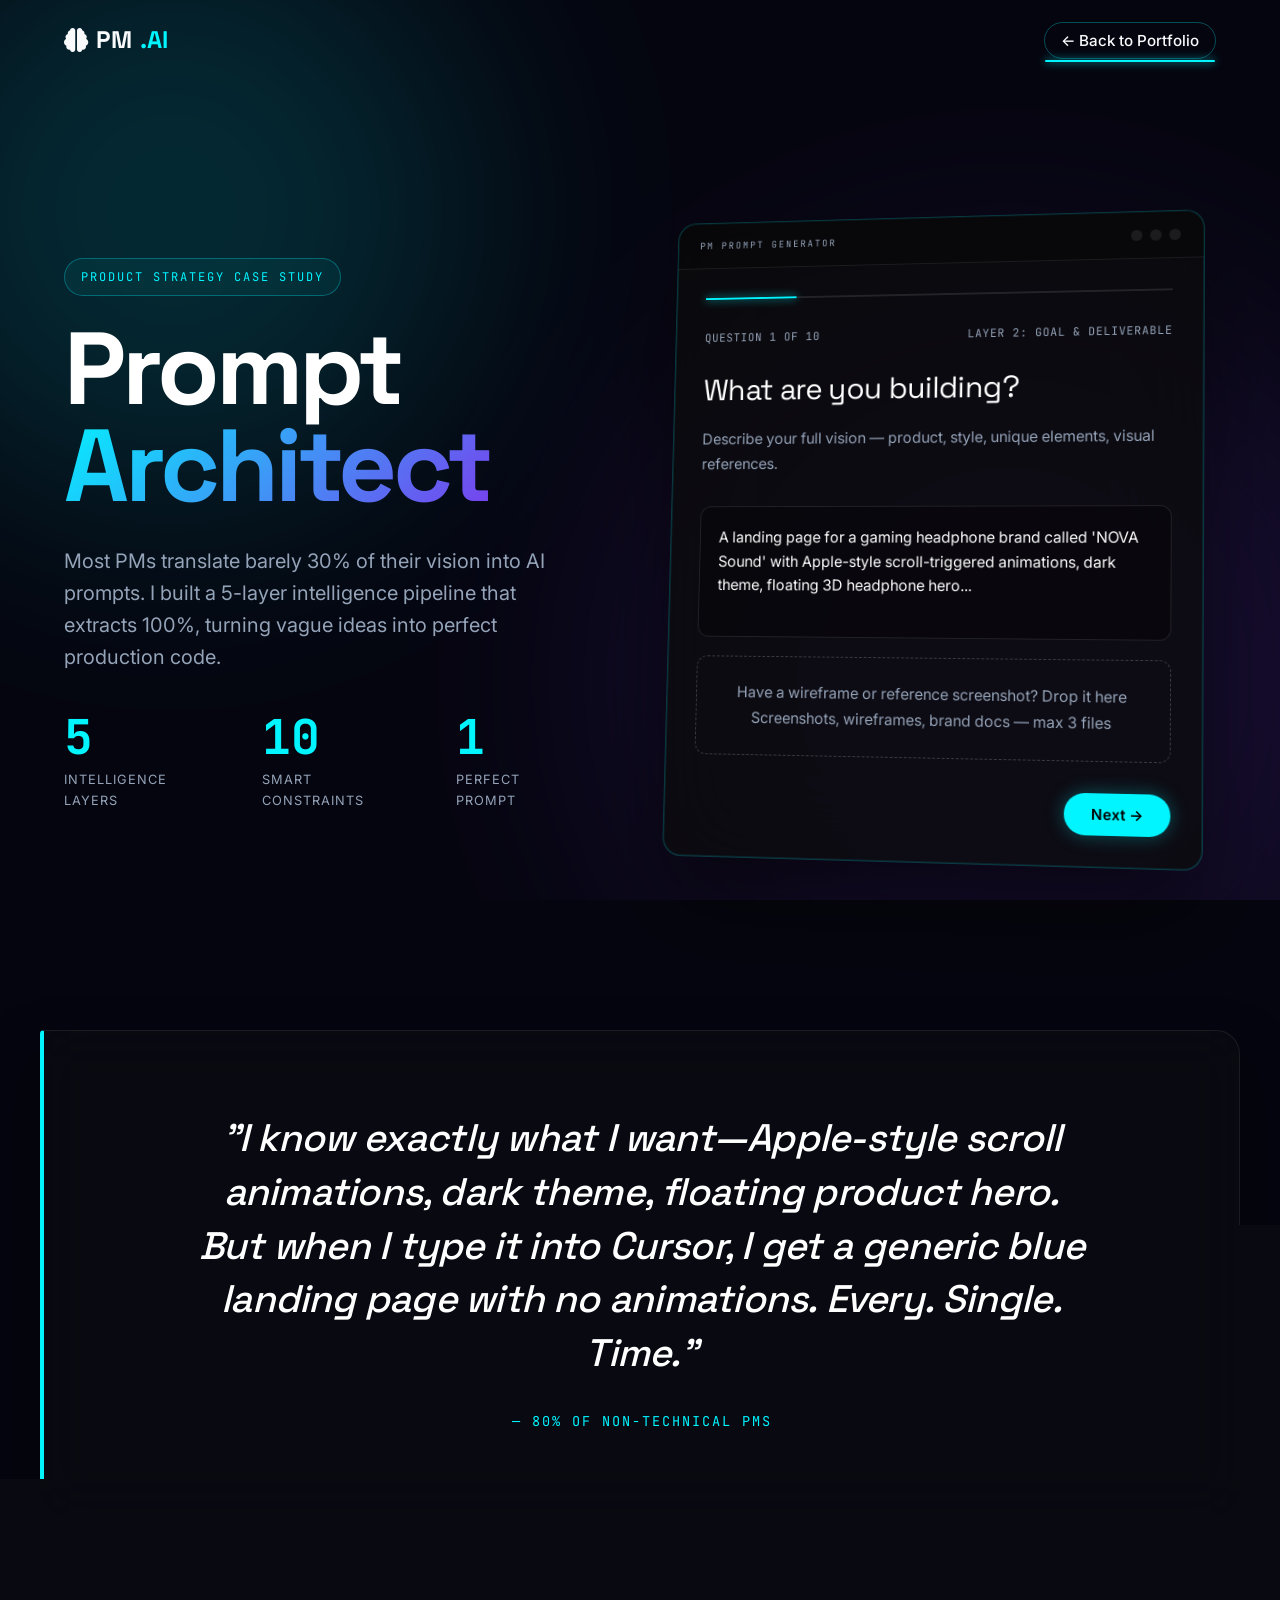
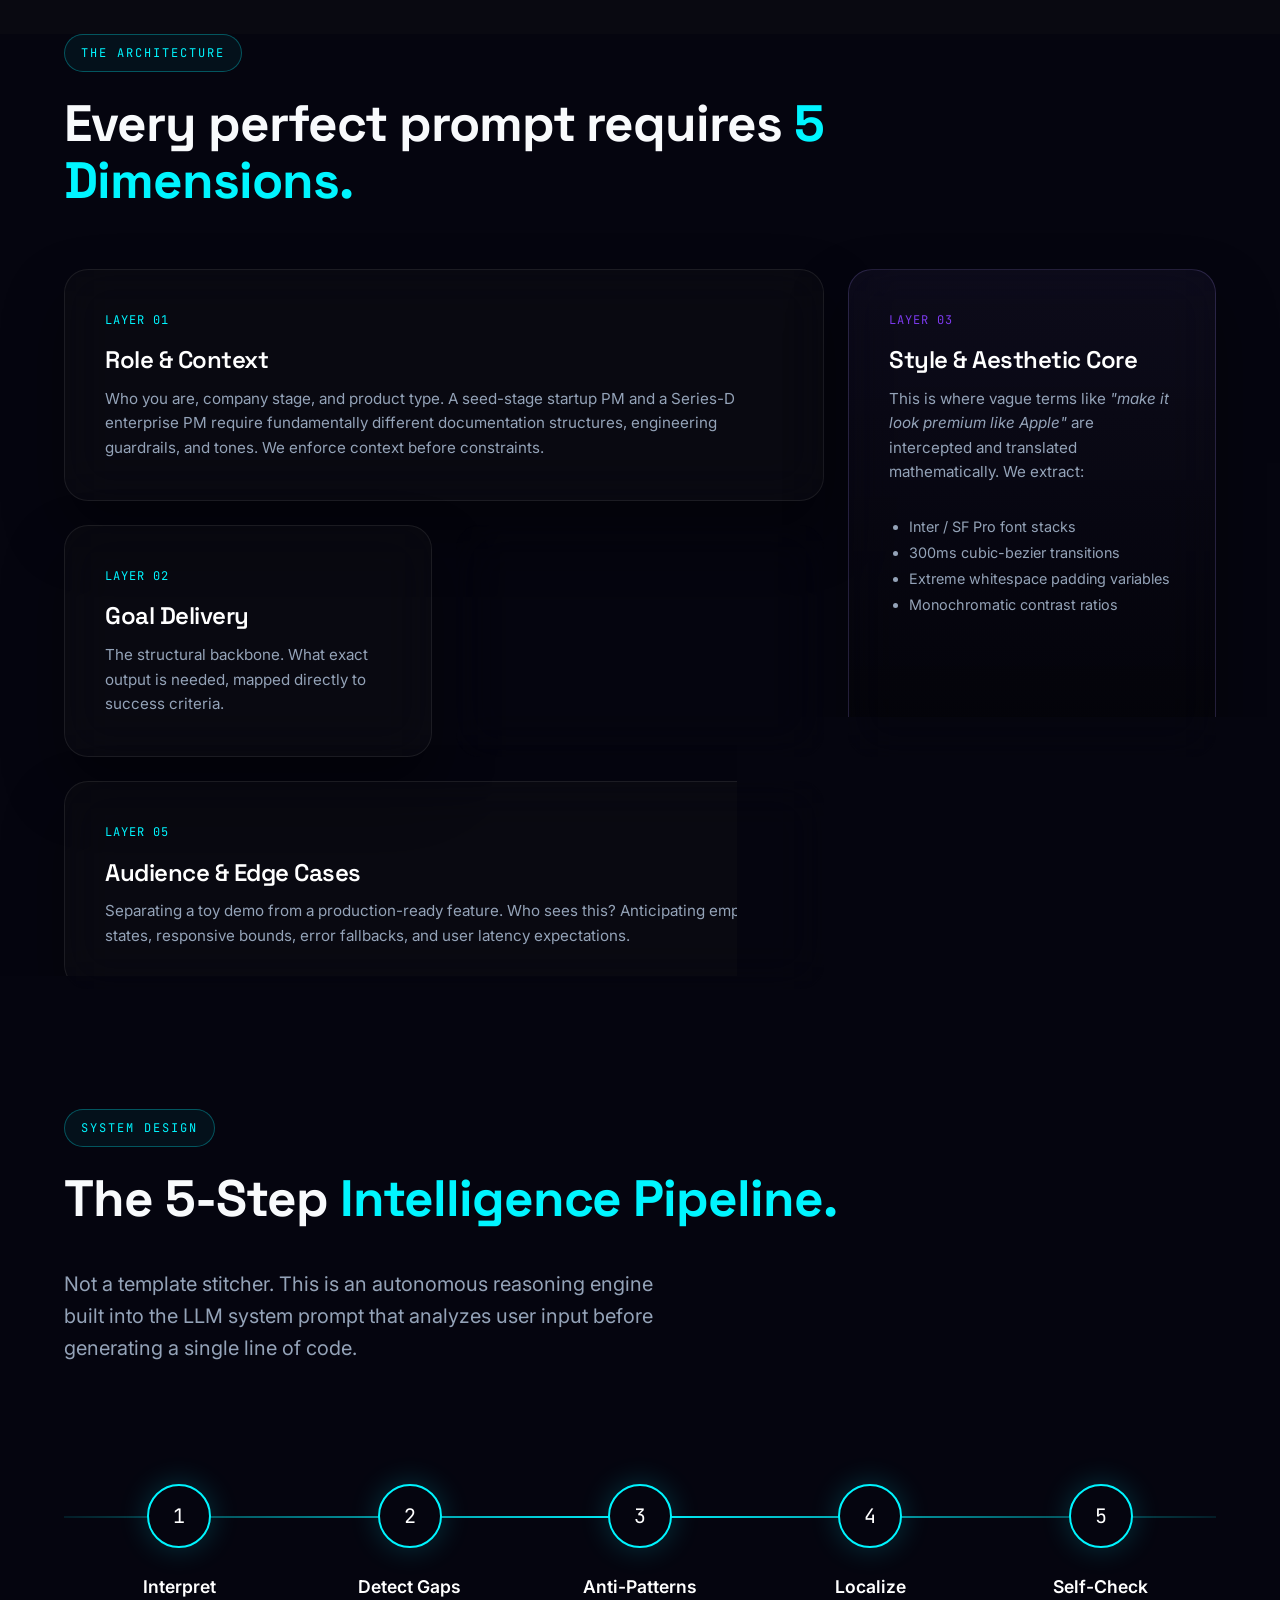
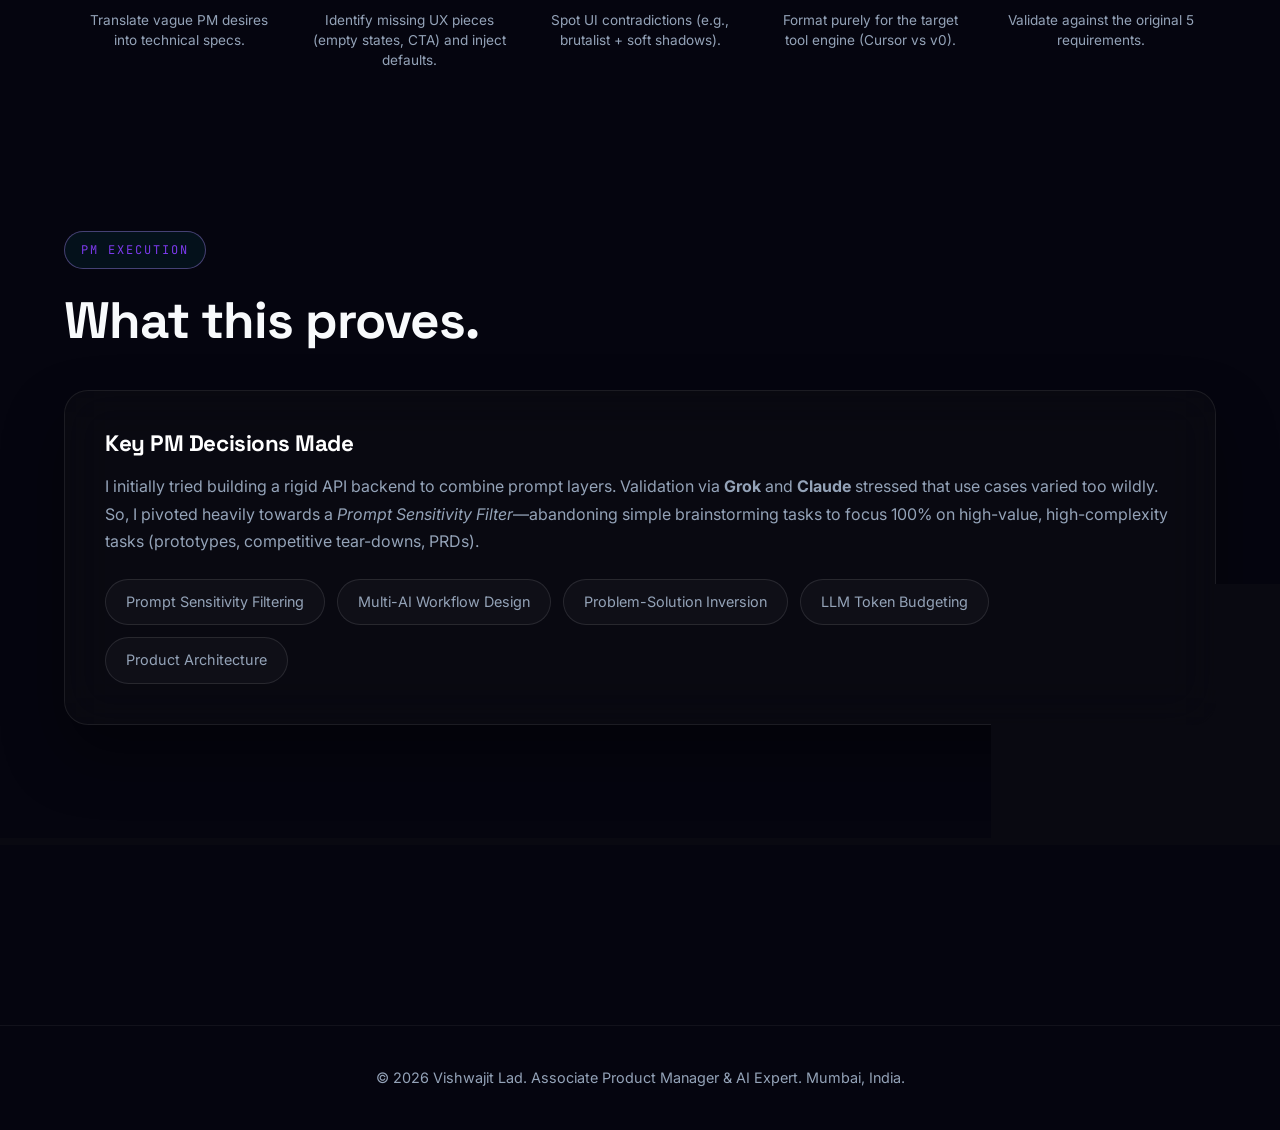
<file: projects/pm_prompt_architect.html>
<!DOCTYPE html>
<html lang="en">
<head>
<meta charset="UTF-8">
<meta name="viewport" content="width=device-width, initial-scale=1.0">
<title>PM Prompt Architect — V2 | Vishwajit Lad</title>
<link rel="stylesheet" href="css/style.css?v=3">
<link rel="stylesheet" href="css/animations.css">
<link rel="stylesheet" href="css/components.css?v=3">
<link rel="stylesheet" href="https://cdnjs.cloudflare.com/ajax/libs/font-awesome/6.4.0/css/all.min.css">
<link href="https://fonts.googleapis.com/css2?family=JetBrains+Mono:wght@400;500;700&display=swap" rel="stylesheet">
<style>
  :root {
    --mono: 'JetBrains Mono', monospace;
    --glass-bg: rgba(15, 15, 20, 0.4);
    --glass-border: rgba(255, 255, 255, 0.08);
    --glass-shadow: 0 30px 60px rgba(0,0,0,0.4);
  }
  
  /* AURORA BACKGROUND */
  .aurora-wrapper {
    position: fixed; top: 0; left: 0; width: 100vw; height: 100vh;
    z-index: -1; overflow: hidden; pointer-events: none;
    background: var(--bg-dark);
  }
  .aurora {
    position: absolute; border-radius: 50%; filter: blur(120px); opacity: 0.15;
    animation: drift 20s infinite alternate ease-in-out;
  }
  .aurora.cyan {
    width: 600px; height: 600px; background: var(--accent-cyan);
    top: -10%; left: -10%;
  }
  .aurora.violet {
    width: 800px; height: 800px; background: var(--accent-violet);
    bottom: -20%; right: -10%; animation-delay: -10s;
  }
  @keyframes drift {
    0% { transform: translate(0, 0) scale(1); }
    100% { transform: translate(100px, 150px) scale(1.2); }
  }

  /* MACRO LAYOUT */
  .page-wrapper {
    padding-top: 100px;
    padding-bottom: 100px;
    overflow-x: hidden;
  }
  .cyber-chip {
    font-family: var(--mono); font-size: 0.75rem; letter-spacing: 2px; text-transform: uppercase;
    color: var(--accent-cyan); padding: 8px 16px; border: 1px solid rgba(0, 245, 255, 0.3);
    border-radius: 100px; display: inline-block; margin-bottom: 24px;
    background: rgba(0, 245, 255, 0.05);
  }
  .mega-title {
    font-family: var(--font-heading); font-size: clamp(4rem, 8vw, 8rem);
    font-weight: 700; line-height: 0.95; letter-spacing: -0.04em;
    color: #fff; margin-bottom: 30px;
  }
  .mega-title span { background: linear-gradient(135deg, var(--accent-cyan), var(--accent-violet)); -webkit-background-clip: text; -webkit-text-fill-color: transparent; }
  
  .glass-panel {
    background: var(--glass-bg); backdrop-filter: blur(24px); -webkit-backdrop-filter: blur(24px);
    border: 1px solid var(--glass-border); border-radius: 24px;
    padding: 40px; box-shadow: var(--glass-shadow);
    transition: transform 0.4s, border-color 0.4s;
  }
  .glass-panel:hover { border-color: rgba(0,245,255,0.3); transform: translateY(-5px); }

  h2.section-title { font-family: var(--font-heading); font-size: clamp(2.5rem, 4vw, 3.5rem); letter-spacing: -0.02em; line-height: 1.1; margin-bottom: 40px; max-width: 800px; }
  h2.section-title em { color: var(--accent-cyan); font-style: normal; }

  /* HERO SPLIT */
  .hero-split { display: grid; grid-template-columns: 1fr 1.1fr; gap: 4rem; min-height: 90vh; align-items: center; padding-top: 60px; }
  .hero-sub { font-size: 1.25rem; color: var(--text-muted); line-height: 1.6; max-width: 500px; margin-bottom: 40px; }
  
  .hero-stats { display: flex; gap: 40px; }
  .hero-stats .val { font-family: var(--mono); font-size: 3rem; font-weight: 700; color: var(--accent-cyan); line-height: 1; }
  .hero-stats .lbl { font-size: 0.8rem; text-transform: uppercase; letter-spacing: 1px; color: var(--text-muted); margin-top: 8px; }

  /* HERO MOCKUP (V2) */
  .hero-mockup-wrapper { perspective: 2000px; width: 100%; }
  .mockup-container {
    background: rgba(10,10,12,0.8); backdrop-filter: blur(40px);
    border: 1px solid rgba(0,245,255,0.2); border-radius: 20px;
    box-shadow: 0 50px 100px rgba(0,0,0,0.6), 0 0 0 1px rgba(0,245,255,0.1) inset;
    transform: rotateY(-10deg) rotateX(5deg) scale(0.95);
    transform-style: preserve-3d;
    transition: transform 0.6s cubic-bezier(0.2, 0.8, 0.2, 1);
    overflow: hidden;
  }
  .hero-mockup-wrapper:hover .mockup-container { transform: rotateY(0deg) rotateX(0deg) scale(1); }
  
  /* MOCKUP INTERNALS */
  .mockup-topbar { padding: 16px 24px; border-bottom: 1px solid var(--glass-border); display: flex; justify-content: space-between; align-items: center; background: rgba(0,0,0,0.3); }
  .mockup-topbar span { font-family: var(--mono); font-size: 10px; color: var(--text-muted); letter-spacing: 2px; text-transform: uppercase; }
  .mockup-dots { display: flex; gap: 8px; }
  .mockup-dots span { width: 12px; height: 12px; border-radius: 50%; background: var(--glass-border); }
  
  .mockup-body { padding: 32px; min-height: 480px; display: flex; flex-direction: column; }
  /* Make JS inject styles into mockup */
  .mock-progress { width: 100%; height: 2px; background: rgba(255,255,255,0.1); margin-bottom: 32px; border-radius: 2px; }
  .mock-progress-fill { height: 100%; background: var(--accent-cyan); box-shadow: 0 0 10px var(--accent-cyan); transition: width 0.4s; }
  .mock-step-label { font-family: var(--mono); font-size: 12px; color: var(--text-muted); letter-spacing: 1px; text-transform: uppercase; margin-bottom: 20px; display: flex; justify-content: space-between; }
  .mock-question { font-family: var(--font-heading); font-size: 2rem; color: #fff; margin-bottom: 12px; letter-spacing: -0.02em; }
  .mock-sub { font-size: 1rem; color: var(--text-muted); margin-bottom: 32px; }
  
  .mock-cards { display: grid; grid-template-columns: repeat(2, 1fr); gap: 16px; mb-4; }
  .mock-card { background: rgba(255,255,255,0.03); border: 1px solid rgba(255,255,255,0.1); border-radius: 12px; padding: 20px; cursor: pointer; transition: all 0.2s; }
  .mock-card:hover { border-color: rgba(0,245,255,0.4); background: rgba(0,245,255,0.05); }
  .mock-card.active { border-color: var(--accent-cyan); background: rgba(0,245,255,0.1); box-shadow: inset 0 0 0 1px var(--accent-cyan); }
  .mock-card-label { font-size: 1.1rem; font-weight: 600; color: #fff; margin-bottom: 4px; }
  .mock-card-desc { font-size: 0.85rem; color: var(--text-muted); }
  
  .mock-textarea { width: 100%; height: 140px; background: rgba(0,0,0,0.3); border: 1px solid rgba(255,255,255,0.1); border-radius: 12px; padding: 20px; color: #fff; font-family: var(--font-body); font-size: 1rem; resize: none; margin-bottom: 20px; line-height: 1.6; outline: none; }
  .mock-textarea:focus { border-color: var(--accent-cyan); }
  .mock-upload-zone { border: 1px dashed rgba(255,255,255,0.2); border-radius: 12px; padding: 24px; text-align: center; color: var(--text-muted); cursor: pointer; transition: 0.2s; }
  .mock-upload-zone:hover { border-color: var(--accent-cyan); color: var(--accent-cyan); background: rgba(0,245,255,0.02); }
  
  .mock-btn-row { display: flex; justify-content: flex-end; gap: 16px; margin-top: auto; padding-top: 32px; }
  .mock-btn { padding: 12px 28px; border-radius: 100px; font-weight: 600; font-size: 0.95rem; cursor: pointer; transition: 0.2s; font-family: var(--font-body); border: none; }
  .mock-btn-secondary { background: transparent; color: #fff; border: 1px solid rgba(255,255,255,0.2); }
  .mock-btn-secondary:hover { border-color: #fff; }
  .mock-btn-primary { background: var(--accent-cyan); color: #000; box-shadow: 0 0 20px rgba(0,245,255,0.3); }
  .mock-btn-primary:hover { box-shadow: 0 0 30px rgba(0,245,255,0.5); transform: translateY(-2px); }
  
  .mock-output { background: rgba(0,0,0,0.5); border: 1px solid rgba(0,245,255,0.3); padding: 24px; border-radius: 12px; color: var(--accent-cyan); font-family: var(--mono); font-size: 0.85rem; line-height: 1.6; height: 300px; overflow-y: auto; white-space: pre-wrap; }

  /* BENTO GRID (5 LAYERS) */
  .bento-grid { display: grid; grid-template-columns: repeat(3, 1fr); gap: 24px; margin-top: 60px; }
  .bento-item { position: relative; overflow: hidden; display: flex; flex-direction: column; }
  .bento-item.tall { grid-row: span 2; }
  .bento-item.wide { grid-column: span 2; }
  .bento-label { font-family: var(--mono); font-size: 0.75rem; color: var(--accent-cyan); margin-bottom: 16px; text-transform: uppercase; letter-spacing: 1px; }
  .bento-title { font-size: 1.5rem; font-weight: 600; color: #fff; margin-bottom: 12px; }
  .bento-desc { color: var(--text-muted); line-height: 1.6; font-size: 0.95rem; }

  /* PIPELINE HORIZONTAL */
  .arch-pipeline { display: flex; justify-content: space-between; position: relative; margin-top: 80px; padding: 40px 0; }
  .arch-pipeline::before { content:''; position: absolute; left: 0; right: 0; top: 72px; height: 2px; background: linear-gradient(90deg, rgba(0,245,255,0.1), var(--accent-cyan), rgba(0,245,255,0.1)); z-index: 1; }
  .arch-node { position: relative; z-index: 2; display: flex; flex-direction: column; align-items: center; text-align: center; flex: 1; padding: 0 16px; }
  .arch-dot { width: 64px; height: 64px; border-radius: 50%; background: var(--bg-dark); border: 2px solid var(--accent-cyan); display: flex; align-items: center; justify-content: center; font-family: var(--mono); font-size: 1.25rem; color: #fff; margin-bottom: 24px; box-shadow: 0 0 30px rgba(0,245,255,0.2); transition: 0.3s; }
  .arch-node:hover .arch-dot { transform: scale(1.1); box-shadow: 0 0 40px rgba(0,245,255,0.4); background: rgba(0,245,255,0.1); }
  .arch-title { font-weight: 600; color: #fff; margin-bottom: 8px; font-size: 1.1rem; }
  .arch-text { font-size: 0.85rem; color: var(--text-muted); line-height: 1.5; }

  /* SKILLS TAGS */
  .skill-pills { display: flex; flex-wrap: wrap; gap: 12px; margin-top: 24px; }
  .skill-pill { padding: 10px 20px; border-radius: 100px; background: rgba(255,255,255,0.03); border: 1px solid rgba(255,255,255,0.1); color: var(--text-muted); font-size: 0.9rem; transition: 0.3s; }
  .skill-pill:hover { color: #fff; border-color: var(--accent-violet); background: rgba(167, 139, 250, 0.1); }

  @media (max-width: 1024px) {
    .hero-split { grid-template-columns: 1fr; text-align: center; gap: 3rem; }
    .hero-stats { justify-content: center; }
    .bento-grid { grid-template-columns: 1fr 1fr; }
    .arch-pipeline { flex-direction: column; gap: 40px; }
    .arch-pipeline::before { width: 2px; height: 100%; top: 0; left: 50%; transform: translateX(-50%); }
    .bento-item.wide, .bento-item.tall { grid-column: span 1; grid-row: span 1; }
  }
  @media (max-width: 768px) {
    .bento-grid { grid-template-columns: 1fr; }
    .mega-title { font-size: 3.5rem; }
    .mock-cards { grid-template-columns: 1fr; }
  }
</style>
</head>
<body>

<div class="aurora-wrapper">
  <div class="aurora cyan"></div>
  <div class="aurora violet"></div>
</div>

<nav class="navbar">
    <div class="container nav-container">
        <a href="../index.html" class="nav-logo"><i class="fa-solid fa-brain"></i> PM<span>.AI</span></a>
        <ul class="nav-links">
            <li><a href="../index.html" class="active" style="border: 1px solid rgba(0,245,255,0.3); padding: 8px 16px; border-radius: 20px;">← Back to Portfolio</a></li>
        </ul>
    </div>
</nav>

<div class="page-wrapper">
  
  <!-- HERO (Awwwards 2-Col Split) -->
  <section class="container hero-split">
    <div class="hero-left reveal">
      <div class="cyber-chip">Product Strategy Case Study</div>
      <h1 class="mega-title">Prompt<br><span>Architect</span></h1>
      <p class="hero-sub">Most PMs translate barely 30% of their vision into AI prompts. I built a 5-layer intelligence pipeline that extracts 100%, turning vague ideas into perfect production code.</p>
      
      <div class="hero-stats">
        <div><div class="val">5</div><div class="lbl">Intelligence Layers</div></div>
        <div><div class="val">10</div><div class="lbl">Smart Constraints</div></div>
        <div><div class="val">1</div><div class="lbl">Perfect Prompt</div></div>
      </div>
    </div>
    
    <div class="hero-right reveal delay-200">
      <div class="hero-mockup-wrapper">
        <div class="mockup-container" id="mockup">
          <div class="mockup-topbar">
            <span>PM Prompt Generator</span>
            <div class="mockup-dots"><span></span><span></span><span></span></div>
          </div>
          <div class="mockup-body" id="mockup-body">
            <!-- JS Injection -->
          </div>
        </div>
      </div>
    </div>
  </section>

  <!-- THE PROBLEM (Gigantic Quote) -->
  <section class="container" style="padding: 120px 0;">
    <div class="glass-panel reveal" style="text-align: center; padding: 80px 40px; border-left: 4px solid var(--accent-cyan); border-radius: 4px 24px 24px 4px;">
      <h2 style="font-family: var(--font-heading); font-size: clamp(2rem, 3vw, 2.5rem); font-weight: 500; font-style: italic; color: #fff; line-height: 1.4; max-width: 900px; margin: 0 auto;">
        "I know exactly what I want—Apple-style scroll animations, dark theme, floating product hero. But when I type it into Cursor, I get a generic blue landing page with no animations. Every. Single. Time."
      </h2>
      <p style="color: var(--accent-cyan); font-family: var(--mono); text-transform: uppercase; letter-spacing: 2px; margin-top: 30px; font-size: 0.85rem;">— 80% of Non-Technical PMs</p>
    </div>
  </section>

  <!-- BENTO FRAMEWORK -->
  <section class="container" style="padding-bottom: 120px;">
    <div class="cyber-chip reveal">The Architecture</div>
    <h2 class="section-title reveal">Every perfect prompt requires <em>5 Dimensions.</em></h2>
    
    <div class="bento-grid reveal delay-100">
      <!-- L1 -->
      <div class="glass-panel bento-item wide">
        <div class="bento-label">Layer 01</div>
        <h3 class="bento-title">Role & Context</h3>
        <p class="bento-desc">Who you are, company stage, and product type. A seed-stage startup PM and a Series-D enterprise PM require fundamentally different documentation structures, engineering guardrails, and tones. We enforce context before constraints.</p>
      </div>
      
      <!-- L3 (Tall) -->
      <div class="glass-panel bento-item tall" style="background: linear-gradient(180deg, rgba(167, 139, 250, 0.05), rgba(0, 0, 0, 0.4)); border-color: rgba(167, 139, 250, 0.2);">
        <div class="bento-label" style="color: var(--accent-violet);">Layer 03</div>
        <h3 class="bento-title">Style & Aesthetic Core</h3>
        <p class="bento-desc" style="margin-bottom: 30px;">This is where vague terms like <em>"make it look premium like Apple"</em> are intercepted and translated mathematically. We extract:</p>
        <ul style="color: var(--text-muted); padding-left: 20px; line-height: 1.8; font-size: 0.9rem;">
          <li>Inter / SF Pro font stacks</li>
          <li>300ms cubic-bezier transitions</li>
          <li>Extreme whitespace padding variables</li>
          <li>Monochromatic contrast ratios</li>
        </ul>
      </div>

      <!-- L2 -->
      <div class="glass-panel bento-item">
        <div class="bento-label">Layer 02</div>
        <h3 class="bento-title">Goal Delivery</h3>
        <p class="bento-desc">The structural backbone. What exact output is needed, mapped directly to success criteria.</p>
      </div>

      <!-- L4 -->
      <div class="glass-panel bento-item">
        <div class="bento-label">Layer 04</div>
        <h3 class="bento-title">Tech Constraint</h3>
        <p class="bento-desc">Targeting Cursor needs file-tree logic. v0.dev needs Tailwind utility classes. The prompt adapts.</p>
      </div>
      
      <!-- L5 -->
      <div class="glass-panel bento-item wide">
        <div class="bento-label">Layer 05</div>
        <h3 class="bento-title">Audience & Edge Cases</h3>
        <p class="bento-desc">Separating a toy demo from a production-ready feature. Who sees this? Anticipating empty states, responsive bounds, error fallbacks, and user latency expectations.</p>
      </div>
    </div>
  </section>

  <!-- ENGINEERING PIPELINE -->
  <section class="container" style="padding-bottom: 120px;">
    <div class="cyber-chip reveal">System Design</div>
    <h2 class="section-title reveal">The 5-Step <em>Intelligence Pipeline.</em></h2>
    <p class="hero-sub reveal" style="max-width: 600px;">Not a template stitcher. This is an autonomous reasoning engine built into the LLM system prompt that analyzes user input before generating a single line of code.</p>

    <div class="arch-pipeline reveal delay-200">
      <div class="arch-node">
        <div class="arch-dot">1</div>
        <div class="arch-title">Interpret</div>
        <div class="arch-text">Translate vague PM desires into technical specs.</div>
      </div>
      <div class="arch-node">
        <div class="arch-dot">2</div>
        <div class="arch-title">Detect Gaps</div>
        <div class="arch-text">Identify missing UX pieces (empty states, CTA) and inject defaults.</div>
      </div>
      <div class="arch-node">
        <div class="arch-dot">3</div>
        <div class="arch-title">Anti-Patterns</div>
        <div class="arch-text">Spot UI contradictions (e.g., brutalist + soft shadows).</div>
      </div>
      <div class="arch-node">
        <div class="arch-dot">4</div>
        <div class="arch-title">Localize</div>
        <div class="arch-text">Format purely for the target tool engine (Cursor vs v0).</div>
      </div>
      <div class="arch-node">
        <div class="arch-dot">5</div>
        <div class="arch-title">Self-Check</div>
        <div class="arch-text">Validate against the original 5 requirements.</div>
      </div>
    </div>
  </section>

  <!-- SKILLS AND DECISIONS -->
  <section class="container" style="padding-bottom: 160px;">
    <div class="cyber-chip reveal" style="border-color: rgba(167, 139, 250, 0.4); color: var(--accent-violet);">PM Execution</div>
    <h2 class="section-title reveal">What this proves.</h2>
    
    <div class="glass-panel reveal delay-100" style="margin-bottom: 40px;">
      <h3 style="color: #fff; margin-bottom: 16px; font-size: 1.4rem;">Key PM Decisions Made</h3>
      <p style="color: var(--text-muted); line-height: 1.7; margin-bottom: 24px;">I initially tried building a rigid API backend to combine prompt layers. Validation via <strong>Grok</strong> and <strong>Claude</strong> stressed that use cases varied too wildly. So, I pivoted heavily towards a <em>Prompt Sensitivity Filter</em>—abandoning simple brainstorming tasks to focus 100% on high-value, high-complexity tasks (prototypes, competitive tear-downs, PRDs).</p>
      
      <div class="skill-pills">
        <div class="skill-pill">Prompt Sensitivity Filtering</div>
        <div class="skill-pill">Multi-AI Workflow Design</div>
        <div class="skill-pill">Problem-Solution Inversion</div>
        <div class="skill-pill">LLM Token Budgeting</div>
        <div class="skill-pill">Product Architecture</div>
      </div>
    </div>
  </section>

</div><!-- /page-wrapper -->

<footer>
    <div class="container">
        <p>&copy; 2026 Vishwajit Lad. Associate Product Manager & AI Expert. Mumbai, India.</p>
    </div>
</footer>
<script src="js/main.js"></script>

<!-- ═══ INTERACTIVE DEMO JS ═══ -->
<script>
const DEMO_STEPS = [
  {
    step: "QUESTION 1 OF 10",
    layer: "Layer 2: Goal & Deliverable",
    q: "What are you building?",
    sub: "Describe your full vision — product, style, unique elements, visual references.",
    type: "textarea",
    placeholder: "A landing page for a gaming headphone brand called 'NOVA Sound' with Apple-style scroll-triggered animations, dark theme, floating 3D headphone hero...",
    hasUpload: true,
    uploadLabel: "Have a wireframe or reference screenshot? Drop it here"
  },
  {
    step: "QUESTION 2 OF 10",
    layer: "Layer 4: Technical Constraints",
    q: "Which tool will you use?",
    sub: "This determines how we optimize the prompt syntax.",
    type: "cards",
    options: [
      { label: "Cursor", desc: "AI code editor", active: false },
      { label: "v0.dev", desc: "Paste description, get UI", active: true },
      { label: "Lovable", desc: "AI app builder", active: false },
      { label: "Claude Artifact", desc: "In-chat builder", active: false },
      { label: "Figma", desc: "Design spec", active: false },
      { label: "Antigravity", desc: "No-code builder", active: false },
    ]
  },
  {
    step: "QUESTION 5 OF 10",
    layer: "Layer 3: Style & Tone",
    q: "What should it look & feel like?",
    sub: "Pick the vibe closest to what you're imagining.",
    type: "cards",
    options: [
      { label: "Clean & Minimal", desc: "Like Apple — white space, elegant", active: true },
      { label: "Professional & Sharp", desc: "Like Linear — dark, crisp", active: false },
      { label: "Soft & Friendly", desc: "Like Notion — warm, rounded", active: false },
      { label: "Dark & Neon", desc: "Glowing accents, futuristic", active: true },
    ],
    hasUpload: true,
    uploadLabel: "Drop a screenshot or mood board as visual reference"
  },
  {
    step: "REVIEW ALL INPUTS",
    layer: "All 5 Layers Captured",
    q: "Everything look right?",
    sub: "Click any row to edit. Then generate.",
    type: "review"
  },
  {
    step: "PROMPT GENERATED",
    layer: "✓ Complete",
    q: "Your Mega-Prompt",
    sub: "Ready to copy-paste into v0.dev",
    type: "output"
  }
];

let currentDemo = 0;

function renderDemo(idx) {
  const s = DEMO_STEPS[idx];
  const body = document.getElementById('mockup-body');
  const progress = ((idx + 1) / DEMO_STEPS.length) * 100;

  let html = `<div class="mock-progress"><div class="mock-progress-fill" style="width:${progress}%"></div></div>`;
  html += `<div class="mock-step-label" style="display:flex;justify-content:space-between;"><span>${s.step}</span><span style="color:var(--accent)">${s.layer}</span></div>`;
  html += `<div class="mock-question">${s.q}</div>`;
  html += `<div class="mock-sub">${s.sub}</div>`;

  if (s.type === "textarea") {
    html += `<textarea class="mock-textarea" placeholder="${s.placeholder}" readonly>${s.placeholder}</textarea>`;
    if (s.hasUpload) {
      html += `<div class="mock-upload-zone"><div class="mock-upload-text">${s.uploadLabel}</div><div class="mock-upload-hint">Screenshots, wireframes, brand docs — max 3 files</div></div>`;
    }
  } else if (s.type === "cards") {
    html += `<div class="mock-cards">`;
    s.options.forEach(o => {
      html += `<div class="mock-card ${o.active ? 'active' : ''}"><div class="mock-card-label">${o.label}</div><div class="mock-card-desc">${o.desc}</div></div>`;
    });
    html += `</div>`;
    if (s.hasUpload) {
      html += `<div class="mock-upload-zone" style="margin-top:14px"><div class="mock-upload-text">${s.uploadLabel}</div><div class="mock-upload-hint">PNG, JPEG, PDF — max 5MB each</div></div>`;
    }
  } else if (s.type === "review") {
    const rows = [
      { l: "L2", c: "var(--blue)", label: "Vision", val: "Gaming headphone landing page with Apple-style animations... (+1 file)" },
      { l: "L4", c: "var(--green)", label: "Tool", val: "v0.dev" },
      { l: "L2", c: "var(--blue)", label: "Type", val: "Landing Page" },
      { l: "L3", c: "var(--purple)", label: "Style", val: "Clean & Minimal, Dark & Neon (+1 reference)" },
      { l: "L3", c: "var(--purple)", label: "Animations", val: "Things appear as I scroll, Buttons react to mouse, Depth while scrolling" },
      { l: "L4", c: "var(--green)", label: "Tech", val: "React + Tailwind CSS (recommended)" },
      { l: "L5", c: "var(--red)", label: "Audience", val: "Investors / Pitch Demo" },
      { l: "L5", c: "var(--red)", label: "Edge Cases", val: "Work on mobile, Use realistic fake data" },
    ];
    html += `<div style="display:flex;flex-direction:column;gap:6px;">`;
    rows.forEach(r => {
      html += `<div style="display:flex;align-items:center;gap:12px;padding:10px 14px;background:var(--card);border:1px solid var(--border);border-radius:8px;">
        <span style="font-family:var(--mono);font-size:10px;padding:3px 8px;border-radius:4px;background:${r.c}15;color:${r.c}">${r.l}</span>
        <span style="font-size:12px;color:var(--sub);width:70px;flex-shrink:0">${r.label}</span>
        <span style="font-size:13px;color:var(--text);flex:1;overflow:hidden;text-overflow:ellipsis;white-space:nowrap">${r.val}</span>
        <span style="font-size:12px;color:var(--muted)">Edit ›</span>
      </div>`;
    });
    html += `</div>`;
  } else if (s.type === "output") {
    html += `<div class="mock-output">You are an expert v0.dev UI engineer specializing in pixel-perfect,
production-ready React components with Tailwind CSS.

CONTEXT: Building a premium gaming headphone landing page for
"NOVA Sound" — targeting investor demo with Apple-level polish.

LAYOUT:
- Hero: Full-viewport, dark (#0A0A0B) bg, floating 3D headphone
  centered with subtle rotation on scroll. Large display heading
  (64px, tracking tight) with accent gradient text.
- Features: 3-column grid, icons + short copy, scroll-reveal
  with staggered 0.2s delays using Framer Motion fadeInUp.
- Social Proof: Horizontal carousel, glass-morphism cards...

STYLE: SF Pro / system font stack, 300ms ease-out transitions,
dark palette (#0A0A0B bg, #F0F0F0 text, #E8A838 accent)...

[Full prompt continues — 600+ words of specific instructions]</div>`;
    html += `<div style="margin-top:16px;padding:16px;background:var(--card);border:1px solid var(--border);border-radius:10px;">
      <div style="font-size:14px;font-weight:600;color:var(--text);margin-bottom:8px">Why This Prompt Works</div>
      <div style="font-size:13px;color:var(--sub);line-height:1.7">• Specifies exact animation timing (300ms ease-out) — prevents default jarring transitions<br>• Includes real color hex values — AI won't default to generic blue<br>• Defines component hierarchy — v0 generates structured, not spaghetti code<br>• Audience context (investor demo) shifts emphasis to visual polish over functionality</div>
    </div>`;
  }

  // Navigation buttons
  html += `<div class="mock-btn-row">`;
  if (idx > 0) html += `<button class="mock-btn mock-btn-secondary" onclick="navDemo(-1)">← Back</button>`;
  if (idx < DEMO_STEPS.length - 1) {
    html += `<button class="mock-btn mock-btn-primary" onclick="navDemo(1)">${idx === DEMO_STEPS.length - 2 ? 'Generate ⚡' : 'Next →'}</button>`;
  } else {
    html += `<button class="mock-btn mock-btn-primary" onclick="navDemo(-${DEMO_STEPS.length - 1})">Start Over</button>`;
  }
  html += `</div>`;

  body.innerHTML = html;
}

function navDemo(dir) {
  currentDemo = Math.max(0, Math.min(DEMO_STEPS.length - 1, currentDemo + dir));
  if (dir < -1) currentDemo = 0;
  renderDemo(currentDemo);
}

// Initialize demo
renderDemo(0);

// Scroll reveal
const observer = new IntersectionObserver((entries) => {
  entries.forEach(e => { if (e.isIntersecting) e.target.classList.add('visible'); });
}, { threshold: 0.15 });
document.querySelectorAll('.reveal').forEach(el => observer.observe(el));
</script>

</body>
</html>

<script>
const DEMO_STEPS = [
  {
    step: "QUESTION 1 OF 10",
    layer: "Layer 2: Goal & Deliverable",
    q: "What are you building?",
    sub: "Describe your full vision — product, style, unique elements, visual references.",
    type: "textarea",
    placeholder: "A landing page for a gaming headphone brand called 'NOVA Sound' with Apple-style scroll-triggered animations, dark theme, floating 3D headphone hero...",
    hasUpload: true,
    uploadLabel: "Have a wireframe or reference screenshot? Drop it here"
  },
  {
    step: "QUESTION 2 OF 10",
    layer: "Layer 4: Technical Constraints",
    q: "Which tool will you use?",
    sub: "This determines how we optimize the prompt syntax.",
    type: "cards",
    options: [
      { label: "Cursor", desc: "AI code editor", active: false },
      { label: "v0.dev", desc: "Paste description, get UI", active: true },
      { label: "Lovable", desc: "AI app builder", active: false },
      { label: "Claude Artifact", desc: "In-chat builder", active: false },
      { label: "Figma", desc: "Design spec", active: false },
      { label: "Antigravity", desc: "No-code builder", active: false },
    ]
  },
  {
    step: "QUESTION 5 OF 10",
    layer: "Layer 3: Style & Tone",
    q: "What should it look & feel like?",
    sub: "Pick the vibe closest to what you're imagining.",
    type: "cards",
    options: [
      { label: "Clean & Minimal", desc: "Like Apple — white space, elegant", active: true },
      { label: "Professional & Sharp", desc: "Like Linear — dark, crisp", active: false },
      { label: "Soft & Friendly", desc: "Like Notion — warm, rounded", active: false },
      { label: "Dark & Neon", desc: "Glowing accents, futuristic", active: true },
    ],
    hasUpload: true,
    uploadLabel: "Drop a screenshot or mood board as visual reference"
  },
  {
    step: "REVIEW ALL INPUTS",
    layer: "All 5 Layers Captured",
    q: "Everything look right?",
    sub: "Click any row to edit. Then generate.",
    type: "review"
  },
  {
    step: "PROMPT GENERATED",
    layer: "✓ Complete",
    q: "Your Mega-Prompt",
    sub: "Ready to copy-paste into v0.dev",
    type: "output"
  }
];

let currentDemo = 0;

function renderDemo(idx) {
  const s = DEMO_STEPS[idx];
  const body = document.getElementById('mockup-body');
  const progress = ((idx + 1) / DEMO_STEPS.length) * 100;

  let html = `<div class="mock-progress"><div class="mock-progress-fill" style="width:${progress}%"></div></div>`;
  html += `<div class="mock-step-label" style="display:flex;justify-content:space-between;"><span>${s.step}</span><span style="color:var(--accent)">${s.layer}</span></div>`;
  html += `<div class="mock-question">${s.q}</div>`;
  html += `<div class="mock-sub">${s.sub}</div>`;

  if (s.type === "textarea") {
    html += `<textarea class="mock-textarea" placeholder="${s.placeholder}" readonly>${s.placeholder}</textarea>`;
    if (s.hasUpload) {
      html += `<div class="mock-upload-zone"><div class="mock-upload-text">${s.uploadLabel}</div><div class="mock-upload-hint">Screenshots, wireframes, brand docs — max 3 files</div></div>`;
    }
  } else if (s.type === "cards") {
    html += `<div class="mock-cards">`;
    s.options.forEach(o => {
      html += `<div class="mock-card ${o.active ? 'active' : ''}"><div class="mock-card-label">${o.label}</div><div class="mock-card-desc">${o.desc}</div></div>`;
    });
    html += `</div>`;
    if (s.hasUpload) {
      html += `<div class="mock-upload-zone" style="margin-top:14px"><div class="mock-upload-text">${s.uploadLabel}</div><div class="mock-upload-hint">PNG, JPEG, PDF — max 5MB each</div></div>`;
    }
  } else if (s.type === "review") {
    const rows = [
      { l: "L2", c: "var(--blue)", label: "Vision", val: "Gaming headphone landing page with Apple-style animations... (+1 file)" },
      { l: "L4", c: "var(--green)", label: "Tool", val: "v0.dev" },
      { l: "L2", c: "var(--blue)", label: "Type", val: "Landing Page" },
      { l: "L3", c: "var(--purple)", label: "Style", val: "Clean & Minimal, Dark & Neon (+1 reference)" },
      { l: "L3", c: "var(--purple)", label: "Animations", val: "Things appear as I scroll, Buttons react to mouse, Depth while scrolling" },
      { l: "L4", c: "var(--green)", label: "Tech", val: "React + Tailwind CSS (recommended)" },
      { l: "L5", c: "var(--red)", label: "Audience", val: "Investors / Pitch Demo" },
      { l: "L5", c: "var(--red)", label: "Edge Cases", val: "Work on mobile, Use realistic fake data" },
    ];
    html += `<div style="display:flex;flex-direction:column;gap:6px;">`;
    rows.forEach(r => {
      html += `<div style="display:flex;align-items:center;gap:12px;padding:10px 14px;background:var(--card);border:1px solid var(--border);border-radius:8px;">
        <span style="font-family:var(--mono);font-size:10px;padding:3px 8px;border-radius:4px;background:${r.c}15;color:${r.c}">${r.l}</span>
        <span style="font-size:12px;color:var(--sub);width:70px;flex-shrink:0">${r.label}</span>
        <span style="font-size:13px;color:var(--text);flex:1;overflow:hidden;text-overflow:ellipsis;white-space:nowrap">${r.val}</span>
        <span style="font-size:12px;color:var(--muted)">Edit ›</span>
      </div>`;
    });
    html += `</div>`;
  } else if (s.type === "output") {
    html += `<div class="mock-output">You are an expert v0.dev UI engineer specializing in pixel-perfect,
production-ready React components with Tailwind CSS.

CONTEXT: Building a premium gaming headphone landing page for
"NOVA Sound" — targeting investor demo with Apple-level polish.

LAYOUT:
- Hero: Full-viewport, dark (#0A0A0B) bg, floating 3D headphone
  centered with subtle rotation on scroll. Large display heading
  (64px, tracking tight) with accent gradient text.
- Features: 3-column grid, icons + short copy, scroll-reveal
  with staggered 0.2s delays using Framer Motion fadeInUp.
- Social Proof: Horizontal carousel, glass-morphism cards...

STYLE: SF Pro / system font stack, 300ms ease-out transitions,
dark palette (#0A0A0B bg, #F0F0F0 text, #E8A838 accent)...

[Full prompt continues — 600+ words of specific instructions]</div>`;
    html += `<div style="margin-top:16px;padding:16px;background:var(--card);border:1px solid var(--border);border-radius:10px;">
      <div style="font-size:14px;font-weight:600;color:var(--text);margin-bottom:8px">Why This Prompt Works</div>
      <div style="font-size:13px;color:var(--sub);line-height:1.7">• Specifies exact animation timing (300ms ease-out) — prevents default jarring transitions<br>• Includes real color hex values — AI won't default to generic blue<br>• Defines component hierarchy — v0 generates structured, not spaghetti code<br>• Audience context (investor demo) shifts emphasis to visual polish over functionality</div>
    </div>`;
  }

  // Navigation buttons
  html += `<div class="mock-btn-row">`;
  if (idx > 0) html += `<button class="mock-btn mock-btn-secondary" onclick="navDemo(-1)">← Back</button>`;
  if (idx < DEMO_STEPS.length - 1) {
    html += `<button class="mock-btn mock-btn-primary" onclick="navDemo(1)">${idx === DEMO_STEPS.length - 2 ? 'Generate ⚡' : 'Next →'}</button>`;
  } else {
    html += `<button class="mock-btn mock-btn-primary" onclick="navDemo(-${DEMO_STEPS.length - 1})">Start Over</button>`;
  }
  html += `</div>`;

  body.innerHTML = html;
}

function navDemo(dir) {
  currentDemo = Math.max(0, Math.min(DEMO_STEPS.length - 1, currentDemo + dir));
  if (dir < -1) currentDemo = 0;
  renderDemo(currentDemo);
}

// Initialize demo
renderDemo(0);

// Scroll reveal
const observer = new IntersectionObserver((entries) => {
  entries.forEach(e => { if (e.isIntersecting) e.target.classList.add('visible'); });
}, { threshold: 0.15 });
document.querySelectorAll('.reveal').forEach(el => observer.observe(el));
</script>
</body>
</html>
</file>
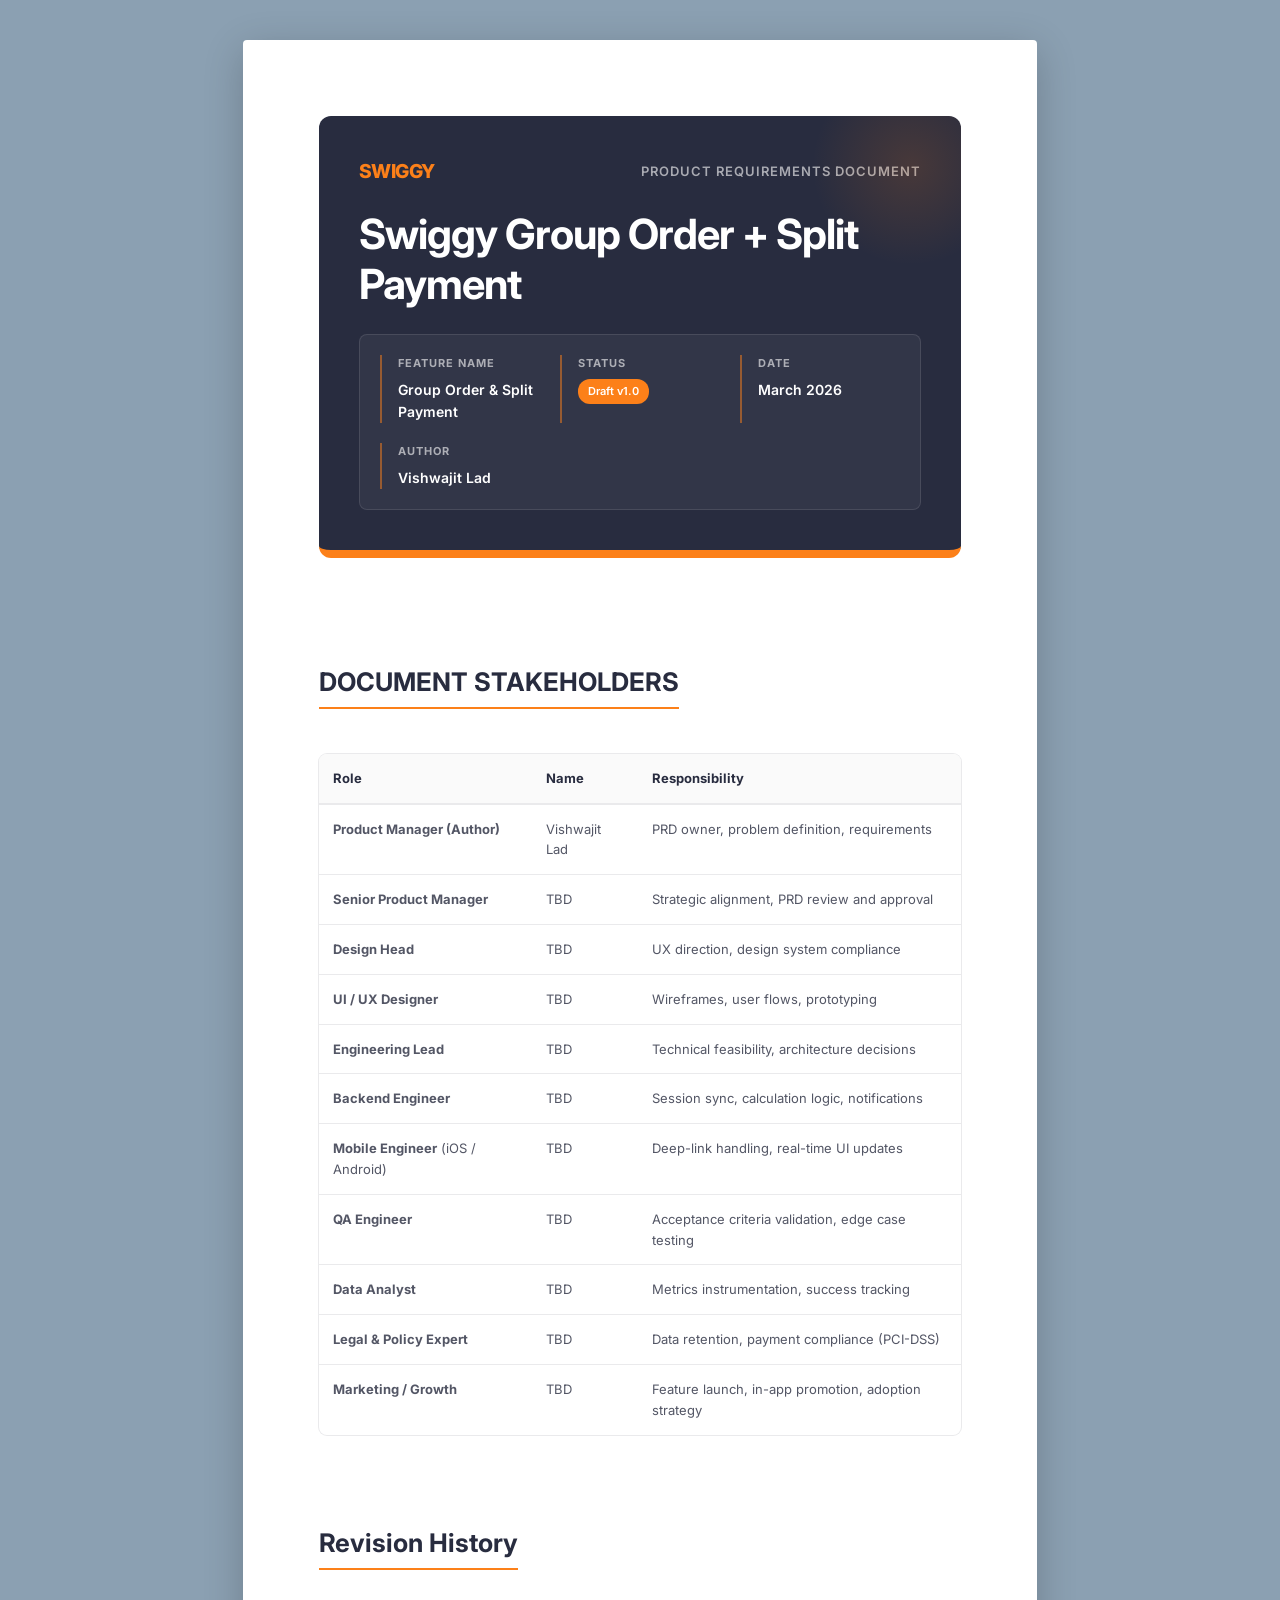
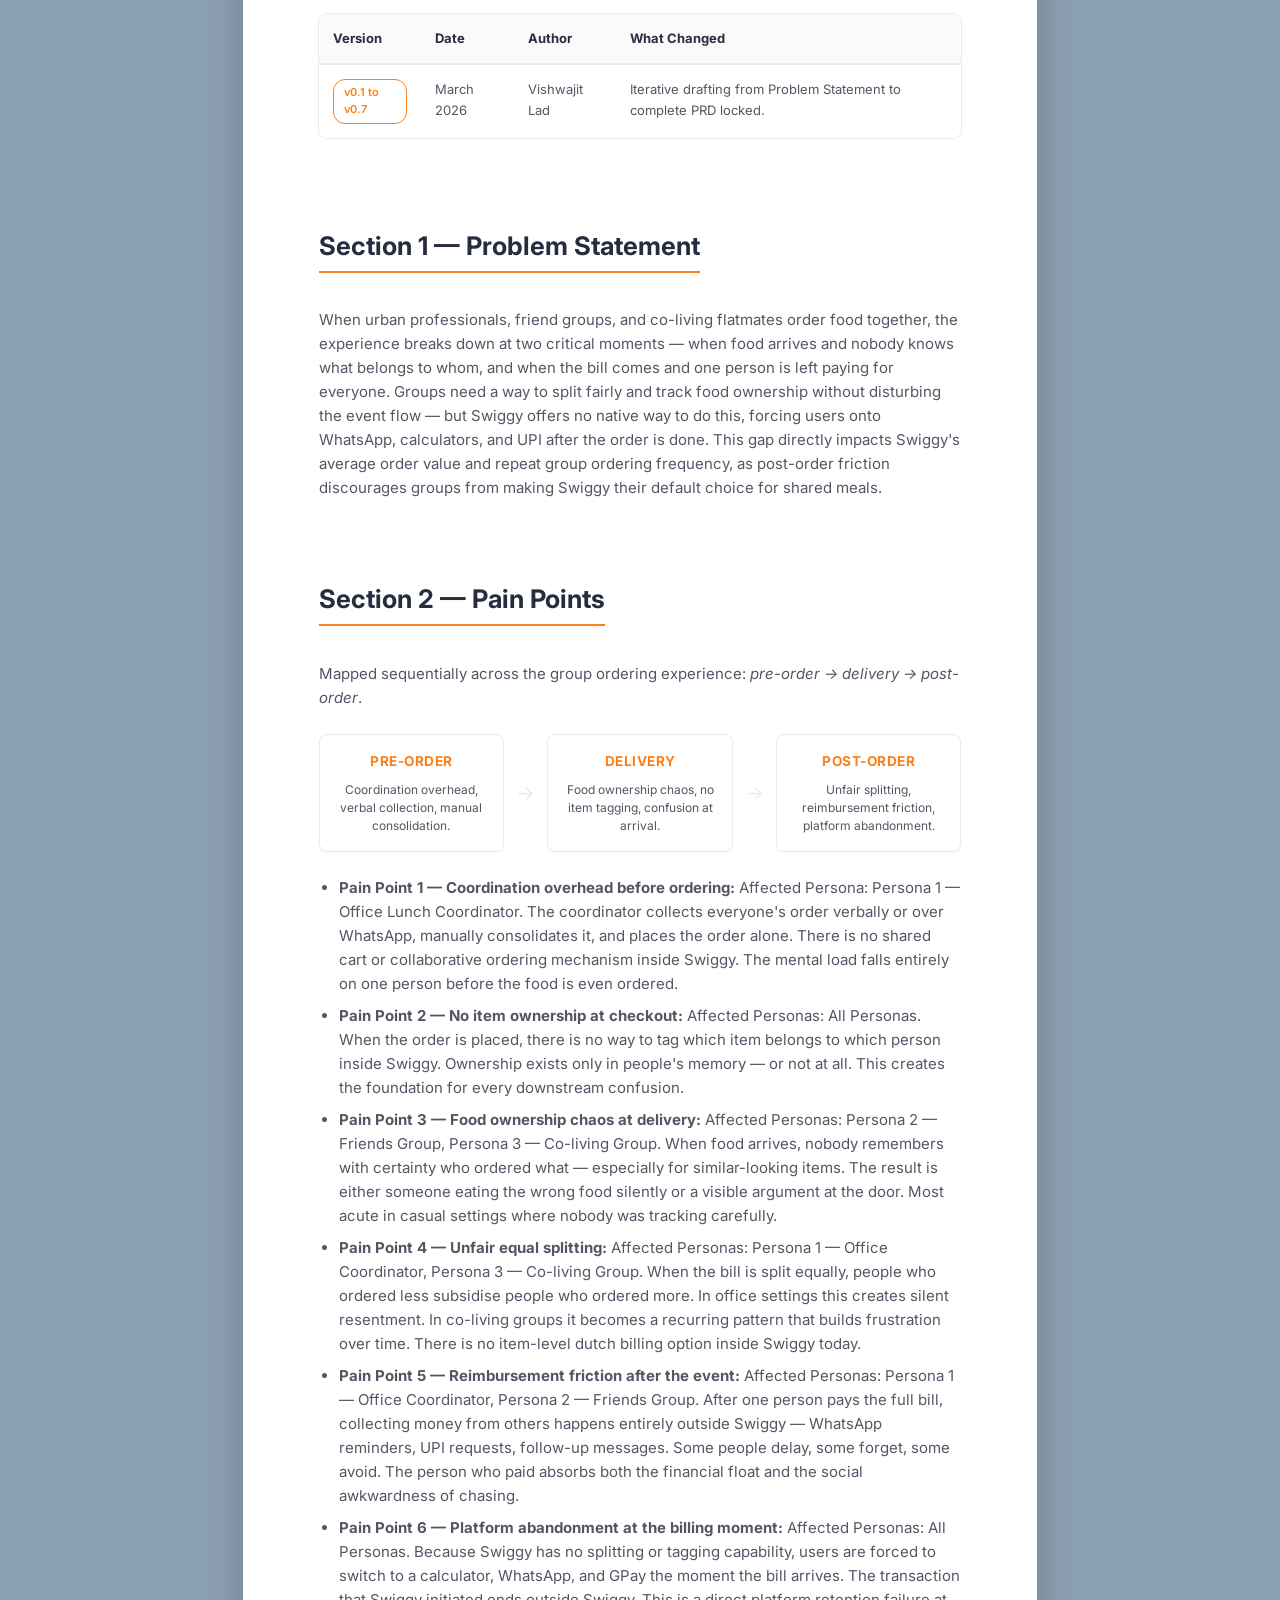
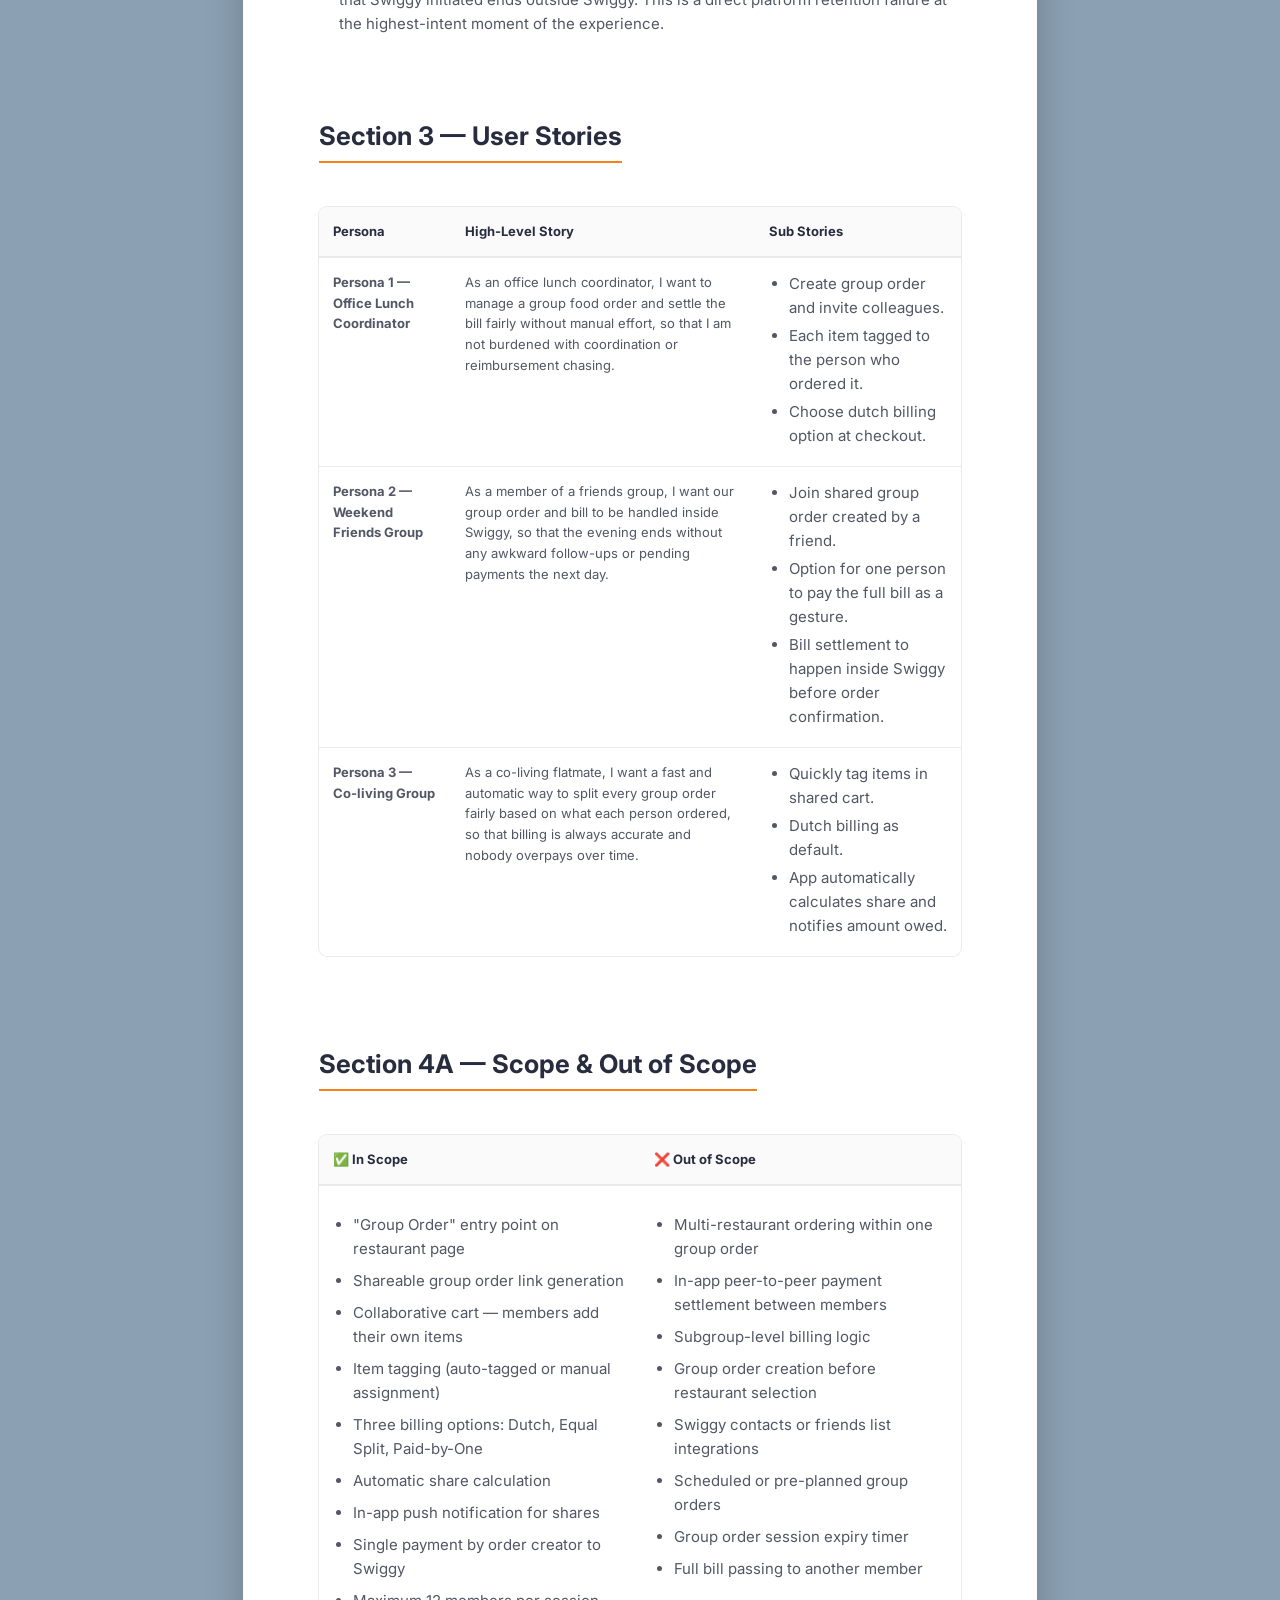
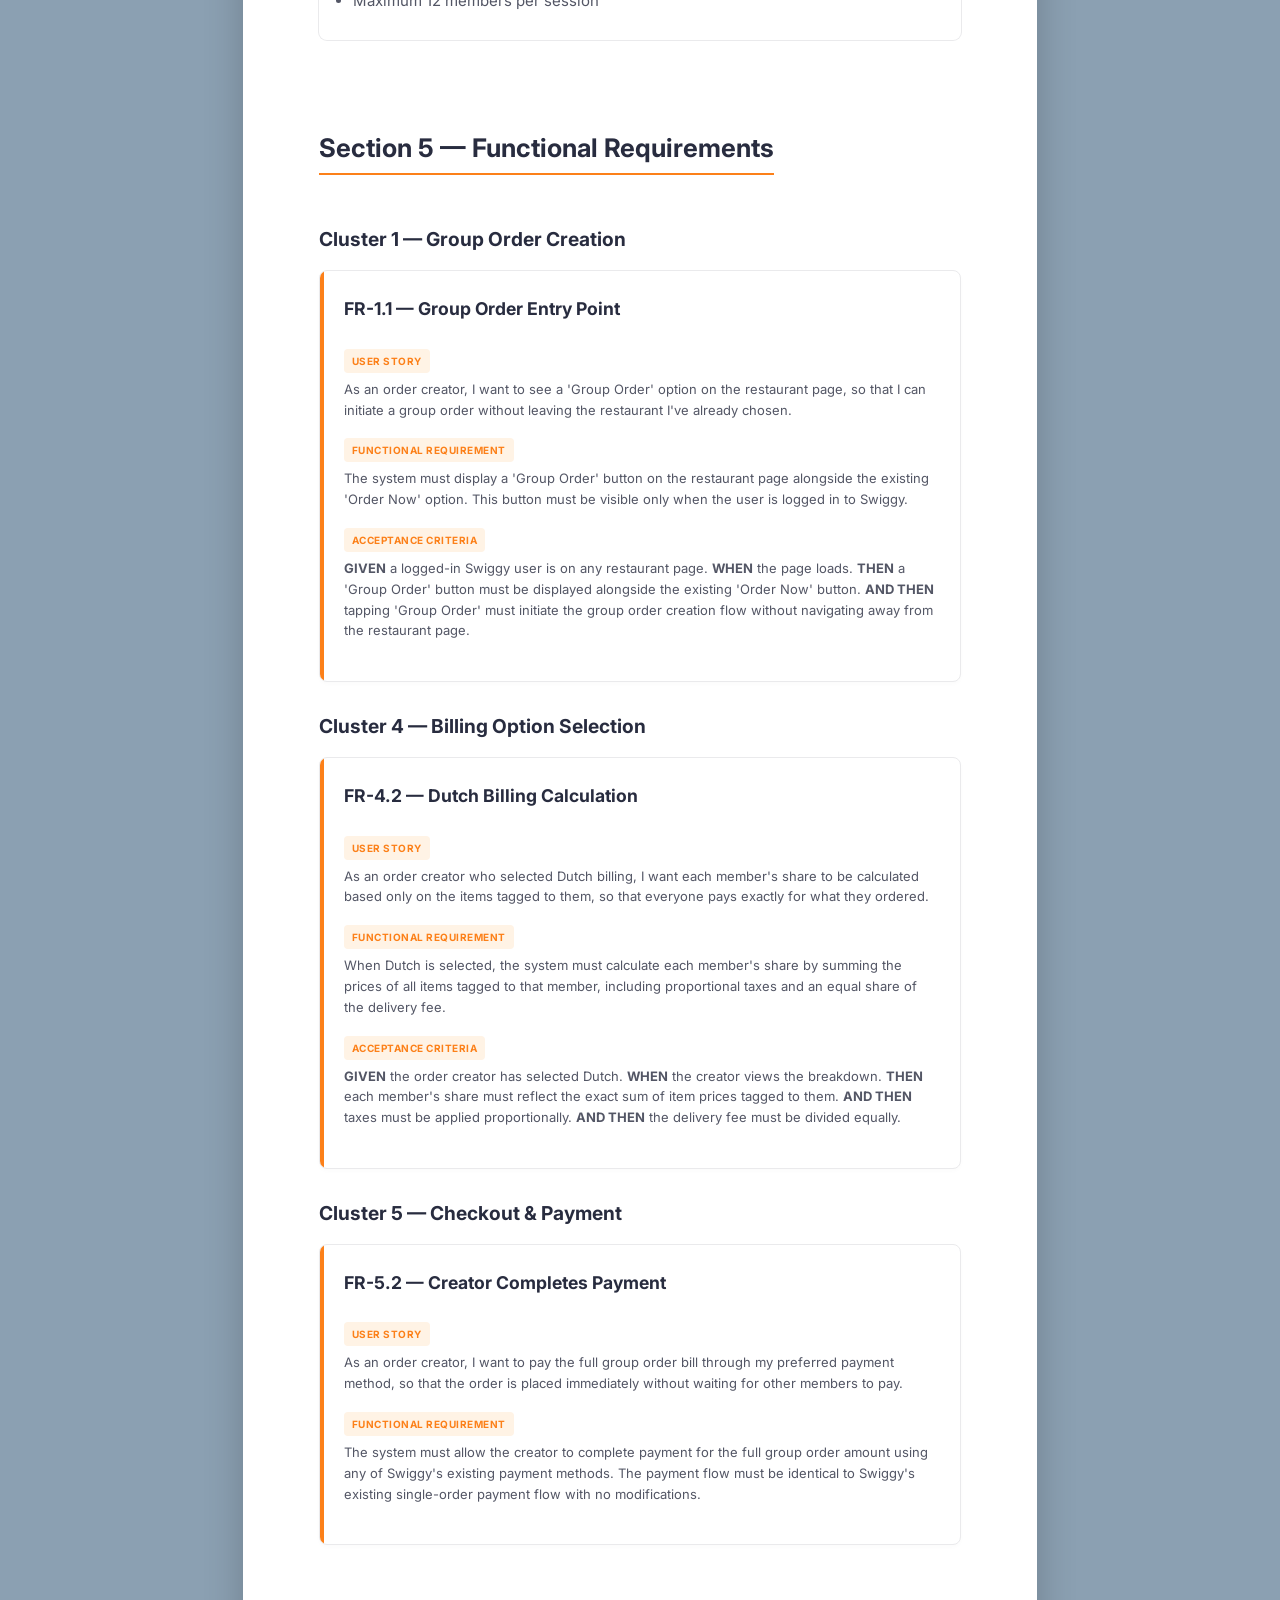
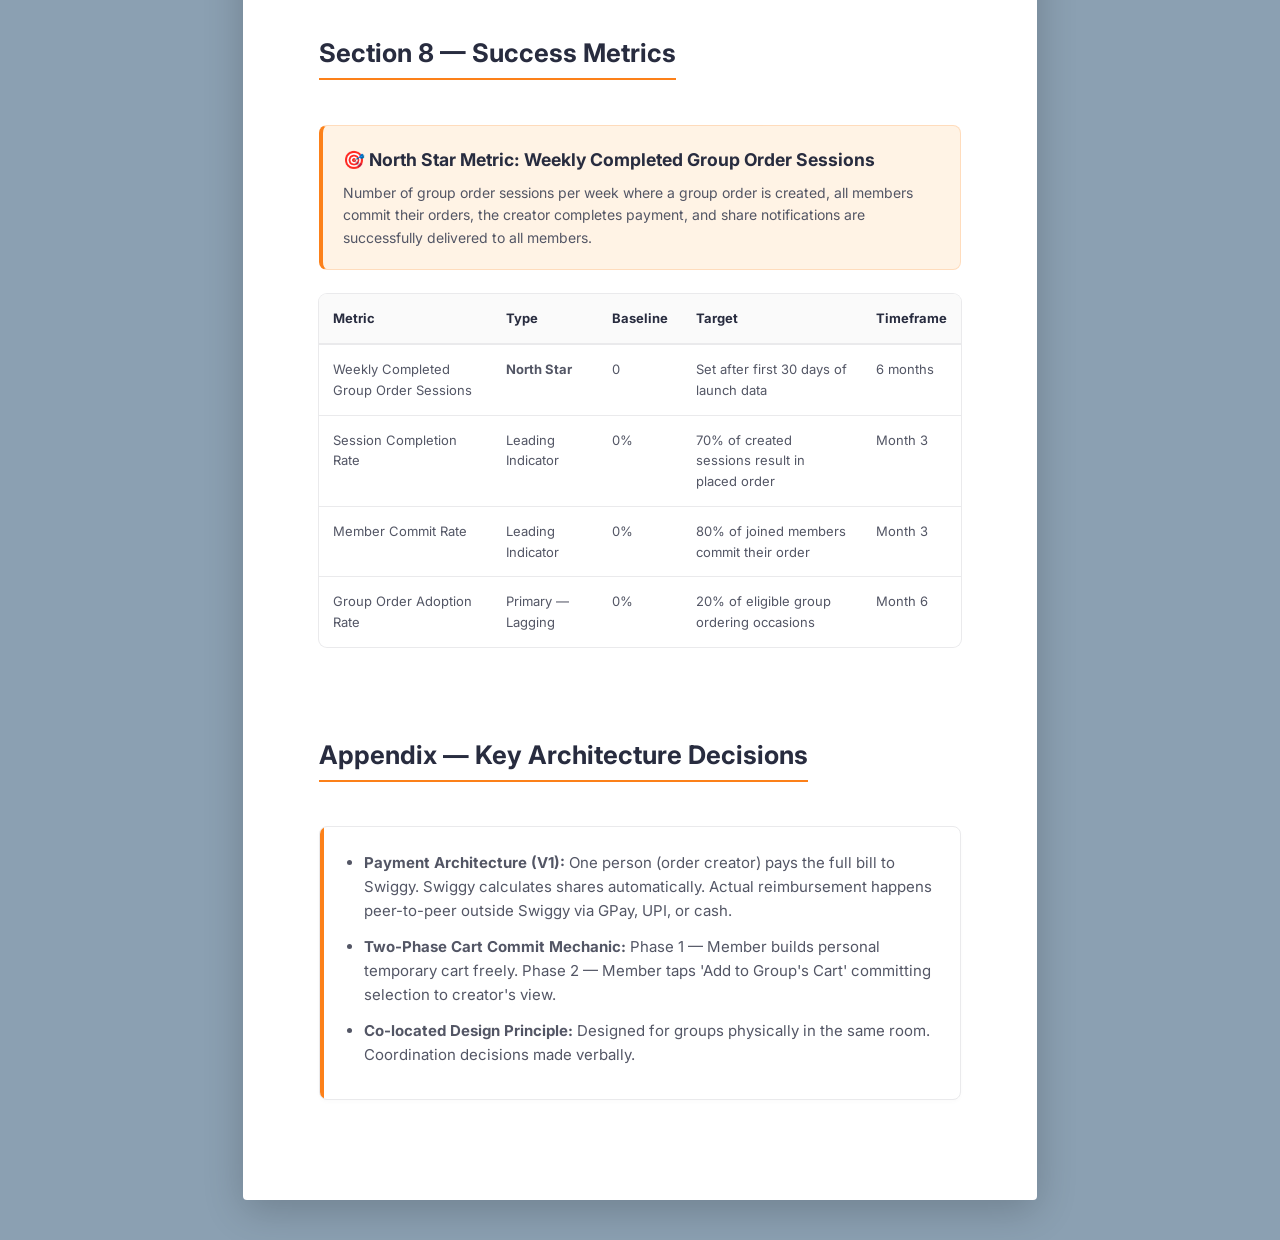
<file: projects/swiggy_group_order_prd.html>
<!DOCTYPE html>
<html lang="en">

<head>
    <meta charset="UTF-8">
    <meta name="viewport" content="width=device-width, initial-scale=1.0">
    <title>Swiggy Group Order + Split Payment - PRD</title>
    <link href="https://fonts.googleapis.com/css2?family=Inter:wght@400;500;600;700;800&display=swap" rel="stylesheet">
    <style>
        :root {
            --swiggy-orange: #fc8019;
            --swiggy-orange-light: #fff3e5;
            --swiggy-dark: #282c3f;
            --swiggy-text: #535665;
            --swiggy-text-light: #7e808c;
            --swiggy-bg: #8ba0b2;
            /* Darker background to contrast with A4 sheet */
            --swiggy-border: #eaeaec;
            --swiggy-green: #60b246;
        }

        body {
            font-family: 'Inter', -apple-system, sans-serif;
            background-color: var(--swiggy-bg);
            color: var(--swiggy-text);
            margin: 0;
            padding: 0;
            line-height: 1.6;
            display: flex;
            justify-content: center;
        }

        /* Main Content - A4 Sizing */
        .main-container {
            padding: 40px 20px;
            display: flex;
            justify-content: center;
        }

        .content-wrapper {
            background: white;
            width: 210mm;
            /* A4 width */
            min-height: 297mm;
            /* A4 height */
            padding: 20mm;
            /* A4 standard margin */
            box-sizing: border-box;
            border-radius: 4px;
            box-shadow: 0 10px 40px rgba(0, 0, 0, 0.2);
        }

        h1,
        h2,
        h3,
        h4 {
            color: var(--swiggy-dark);
            font-weight: 700;
        }

        h2 {
            font-size: 1.6em;
            border-bottom: 2px solid var(--swiggy-orange);
            display: inline-block;
            padding-bottom: 4px;
            margin-top: 2.5em;
            margin-bottom: 0.8em;
        }

        h3 {
            font-size: 1.2em;
            color: var(--swiggy-dark);
            margin-top: 1.5em;
            margin-bottom: 0.8em;
        }

        p,
        li {
            font-size: 15px;
        }

        ul {
            padding-left: 20px;
        }

        li {
            margin-bottom: 8px;
        }

        /* Beautiful PRD Title Header */
        .doc-header {
            background-color: var(--swiggy-dark);
            color: white;
            padding: 40px;
            border-radius: 12px;
            margin-bottom: 40px;
            border-bottom: 8px solid var(--swiggy-orange);
            position: relative;
            overflow: hidden;
        }

        /* Subtle background decoration for header */
        .doc-header::after {
            content: '';
            position: absolute;
            top: -50px;
            right: -50px;
            width: 200px;
            height: 200px;
            background: radial-gradient(circle, rgba(252, 128, 25, 0.15) 0%, rgba(252, 128, 25, 0) 70%);
            border-radius: 50%;
            pointer-events: none;
        }

        .doc-header-top {
            display: flex;
            align-items: center;
            justify-content: space-between;
            margin-bottom: 24px;
        }

        .doc-brand {
            color: var(--swiggy-orange);
            font-size: 1.2em;
            font-weight: 800;
            letter-spacing: -0.5px;
            margin: 0;
            text-transform: uppercase;
        }

        .doc-type {
            color: rgba(255, 255, 255, 0.6);
            font-size: 13px;
            font-weight: 600;
            text-transform: uppercase;
            letter-spacing: 1px;
        }

        .doc-header h1 {
            color: white;
            font-size: 2.6em;
            margin: 0 0 24px 0;
            line-height: 1.2;
            letter-spacing: -1px;
        }

        .doc-meta {
            display: flex;
            flex-wrap: wrap;
            gap: 20px;
            background: rgba(255, 255, 255, 0.05);
            padding: 20px;
            border-radius: 8px;
            border: 1px solid rgba(255, 255, 255, 0.1);
        }

        .meta-item {
            flex: 1;
            min-width: 140px;
            border-left: 2px solid rgba(252, 128, 25, 0.5);
            padding-left: 16px;
        }

        .meta-label {
            font-size: 11px;
            color: rgba(255, 255, 255, 0.6);
            text-transform: uppercase;
            letter-spacing: 1px;
            font-weight: 700;
            margin-bottom: 6px;
        }

        .meta-value {
            font-size: 14px;
            font-weight: 600;
            color: white;
        }

        /* Badges */
        .badge {
            display: inline-block;
            padding: 4px 10px;
            border-radius: 12px;
            font-size: 11px;
            font-weight: 600;
            background: var(--swiggy-bg);
            color: var(--swiggy-dark);
        }

        .badge.primary {
            background: var(--swiggy-orange);
            color: white;
        }

        .badge.outline {
            background: transparent;
            color: var(--swiggy-orange);
            border: 1px solid var(--swiggy-orange);
        }

        /* Tables */
        table {
            width: 100%;
            border-collapse: collapse;
            margin: 24px 0;
            font-size: 13px;
            /* Slightly smaller for A4 */
            border-radius: 8px;
            overflow: hidden;
            box-shadow: 0 0 0 1px var(--swiggy-border);
        }

        th,
        td {
            padding: 14px;
            text-align: left;
            border-bottom: 1px solid var(--swiggy-border);
            vertical-align: top;
        }

        th {
            background-color: #fafafa;
            color: var(--swiggy-dark);
            font-weight: 700;
            border-bottom: 2px solid var(--swiggy-border);
        }

        tr:last-child td {
            border-bottom: none;
        }

        tr:hover td {
            background-color: #fafafa;
        }

        /* Cards */
        .fr-card {
            background: white;
            border: 1px solid var(--swiggy-border);
            border-radius: 8px;
            padding: 24px;
            margin-bottom: 24px;
            box-shadow: 0 2px 4px rgba(0, 0, 0, 0.02);
            position: relative;
            overflow: hidden;
        }

        .fr-card::before {
            content: '';
            position: absolute;
            left: 0;
            top: 0;
            bottom: 0;
            width: 4px;
            background: var(--swiggy-orange);
        }

        .fr-card h4 {
            margin-top: 0;
            color: var(--swiggy-dark);
            font-size: 1.1em;
        }

        .fr-section {
            margin-top: 16px;
        }

        .fr-label {
            display: inline-block;
            font-size: 10px;
            text-transform: uppercase;
            font-weight: 700;
            letter-spacing: 0.5px;
            color: var(--swiggy-orange);
            background: var(--swiggy-orange-light);
            padding: 4px 8px;
            border-radius: 4px;
            margin-bottom: 6px;
        }

        .fr-text {
            margin-top: 0;
            margin-bottom: 16px;
            font-size: 13px;
        }

        /* Callout */
        .callout {
            background: var(--swiggy-orange-light);
            border-radius: 8px;
            padding: 20px;
            margin: 24px 0;
            border: 1px solid rgba(252, 128, 25, 0.2);
            border-left: 4px solid var(--swiggy-orange);
        }

        .callout strong {
            color: var(--swiggy-dark);
            display: block;
            margin-bottom: 8px;
            font-size: 1.1em;
        }

        /* User Story Sub-table */
        .sub-story {
            margin: 0;
            padding-left: 20px;
            color: var(--swiggy-text);
        }

        .sub-story li {
            margin-bottom: 4px;
        }

        /* Workflow / Steps */
        .workflow {
            display: flex;
            align-items: stretch;
            margin: 24px 0;
            gap: 12px;
        }

        .workflow-step {
            flex: 1;
            background: white;
            border: 1px solid var(--swiggy-border);
            border-radius: 8px;
            padding: 16px;
            position: relative;
            box-shadow: 0 2px 4px rgba(0, 0, 0, 0.02);
            text-align: center;
        }

        .workflow-step h5 {
            margin-top: 0;
            color: var(--swiggy-orange);
            font-size: 0.85em;
            text-transform: uppercase;
            margin-bottom: 8px;
            letter-spacing: 0.5px;
        }

        .workflow-step p {
            font-size: 12px;
            margin: 0;
            line-height: 1.5;
            color: var(--swiggy-text);
        }

        .workflow-arrow {
            display: flex;
            align-items: center;
            justify-content: center;
            color: var(--swiggy-border);
            font-size: 20px;
        }

        /* Print Settings for PDF Generation */
        @page {
            size: A4;
            margin: 20mm;
        }

        @media print {
            body {
                background: white;
                -webkit-print-color-adjust: exact;
                print-color-adjust: exact;
            }

            .main-container {
                padding: 0;
                width: 100%;
                display: block;
            }

            .content-wrapper {
                width: 100%;
                min-height: auto;
                padding: 0;
                box-shadow: none;
                border-radius: 0;
            }

            /* Page Break Avoidance */
            table,
            tr,
            td,
            th,
            tbody,
            thead,
            tfoot {
                page-break-inside: avoid;
                break-inside: avoid;
            }

            .fr-card,
            .workflow,
            .callout,
            .doc-meta {
                page-break-inside: avoid;
                break-inside: avoid;
            }

            h2,
            h3,
            h4 {
                page-break-after: avoid;
                break-after: avoid;
            }

            section {
                padding-bottom: 20px;
            }
        }
    </style>
</head>

<body>

    <main class="main-container">
        <div class="content-wrapper">

            <header id="doc-header" class="doc-header">
                <div class="doc-header-top">
                    <div class="doc-brand">SWIGGY</div>
                    <div class="doc-type">Product Requirements Document</div>
                </div>

                <h1>Swiggy Group Order + Split Payment</h1>

                <div class="doc-meta">
                    <div class="meta-item">
                        <div class="meta-label">Feature Name</div>
                        <div class="meta-value">Group Order & Split Payment</div>
                    </div>
                    <div class="meta-item">
                        <div class="meta-label">Status</div>
                        <div class="meta-value"><span class="badge primary">Draft v1.0</span></div>
                    </div>
                    <div class="meta-item">
                        <div class="meta-label">Date</div>
                        <div class="meta-value">March 2026</div>
                    </div>
                    <div class="meta-item">
                        <div class="meta-label">Author</div>
                        <div class="meta-value">Vishwajit Lad</div>
                    </div>
                </div>
            </header>

            <section id="stakeholders">
                <h2>DOCUMENT STAKEHOLDERS</h2>
                <table>
                    <thead>
                        <tr>
                            <th>Role</th>
                            <th>Name</th>
                            <th>Responsibility</th>
                        </tr>
                    </thead>
                    <tbody>
                        <tr>
                            <td><strong>Product Manager (Author)</strong></td>
                            <td>Vishwajit Lad</td>
                            <td>PRD owner, problem definition, requirements</td>
                        </tr>
                        <tr>
                            <td><strong>Senior Product Manager</strong></td>
                            <td>TBD</td>
                            <td>Strategic alignment, PRD review and approval</td>
                        </tr>
                        <tr>
                            <td><strong>Design Head</strong></td>
                            <td>TBD</td>
                            <td>UX direction, design system compliance</td>
                        </tr>
                        <tr>
                            <td><strong>UI / UX Designer</strong></td>
                            <td>TBD</td>
                            <td>Wireframes, user flows, prototyping</td>
                        </tr>
                        <tr>
                            <td><strong>Engineering Lead</strong></td>
                            <td>TBD</td>
                            <td>Technical feasibility, architecture decisions</td>
                        </tr>
                        <tr>
                            <td><strong>Backend Engineer</strong></td>
                            <td>TBD</td>
                            <td>Session sync, calculation logic, notifications</td>
                        </tr>
                        <tr>
                            <td><strong>Mobile Engineer</strong> (iOS / Android)</td>
                            <td>TBD</td>
                            <td>Deep-link handling, real-time UI updates</td>
                        </tr>
                        <tr>
                            <td><strong>QA Engineer</strong></td>
                            <td>TBD</td>
                            <td>Acceptance criteria validation, edge case testing</td>
                        </tr>
                        <tr>
                            <td><strong>Data Analyst</strong></td>
                            <td>TBD</td>
                            <td>Metrics instrumentation, success tracking</td>
                        </tr>
                        <tr>
                            <td><strong>Legal & Policy Expert</strong></td>
                            <td>TBD</td>
                            <td>Data retention, payment compliance (PCI-DSS)</td>
                        </tr>
                        <tr>
                            <td><strong>Marketing / Growth</strong></td>
                            <td>TBD</td>
                            <td>Feature launch, in-app promotion, adoption strategy</td>
                        </tr>
                    </tbody>
                </table>
            </section>

            <section id="revision-history">
                <h2>Revision History</h2>
                <table>
                    <thead>
                        <tr>
                            <th>Version</th>
                            <th>Date</th>
                            <th>Author</th>
                            <th>What Changed</th>
                        </tr>
                    </thead>
                    <tbody>
                        <tr>
                            <td><span class="badge outline">v0.1 to v0.7</span></td>
                            <td>March 2026</td>
                            <td>Vishwajit Lad</td>
                            <td>Iterative drafting from Problem Statement to complete PRD locked.</td>
                        </tr>
                    </tbody>
                </table>
            </section>

            <section id="problem-statement">
                <h2>Section 1 — Problem Statement</h2>
                <p>When urban professionals, friend groups, and co-living flatmates order food together, the experience
                    breaks down at two critical moments — when food arrives and nobody knows what belongs to whom, and
                    when the bill comes and one person is left paying for everyone. Groups need a way to split fairly
                    and track food ownership without disturbing the event flow — but Swiggy offers no native way to do
                    this, forcing users onto WhatsApp, calculators, and UPI after the order is done. This gap directly
                    impacts Swiggy's average order value and repeat group ordering frequency, as post-order friction
                    discourages groups from making Swiggy their default choice for shared meals.</p>
            </section>

            <section id="pain-points">
                <h2>Section 2 — Pain Points</h2>
                <p>Mapped sequentially across the group ordering experience: <em>pre-order → delivery → post-order</em>.
                </p>

                <div class="workflow">
                    <div class="workflow-step">
                        <h5>Pre-Order</h5>
                        <p>Coordination overhead, verbal collection, manual consolidation.</p>
                    </div>
                    <div class="workflow-arrow">→</div>
                    <div class="workflow-step">
                        <h5>Delivery</h5>
                        <p>Food ownership chaos, no item tagging, confusion at arrival.</p>
                    </div>
                    <div class="workflow-arrow">→</div>
                    <div class="workflow-step">
                        <h5>Post-Order</h5>
                        <p>Unfair splitting, reimbursement friction, platform abandonment.</p>
                    </div>
                </div>

                <ul>
                    <li><strong>Pain Point 1 — Coordination overhead before ordering:</strong> Affected Persona: Persona
                        1 — Office Lunch Coordinator. The coordinator collects everyone's order verbally or over
                        WhatsApp, manually consolidates it, and places the order alone. There is no shared cart or
                        collaborative ordering mechanism inside Swiggy. The mental load falls entirely on one person
                        before the food is even ordered.</li>
                    <li><strong>Pain Point 2 — No item ownership at checkout:</strong> Affected Personas: All Personas.
                        When the order is placed, there is no way to tag which item belongs to which person inside
                        Swiggy. Ownership exists only in people's memory — or not at all. This creates the foundation
                        for every downstream confusion.</li>
                    <li><strong>Pain Point 3 — Food ownership chaos at delivery:</strong> Affected Personas: Persona 2 —
                        Friends Group, Persona 3 — Co-living Group. When food arrives, nobody remembers with certainty
                        who ordered what — especially for similar-looking items. The result is either someone eating the
                        wrong food silently or a visible argument at the door. Most acute in casual settings where
                        nobody was tracking carefully.</li>
                    <li><strong>Pain Point 4 — Unfair equal splitting:</strong> Affected Personas: Persona 1 — Office
                        Coordinator, Persona 3 — Co-living Group. When the bill is split equally, people who ordered
                        less subsidise people who ordered more. In office settings this creates silent resentment. In
                        co-living groups it becomes a recurring pattern that builds frustration over time. There is no
                        item-level dutch billing option inside Swiggy today.</li>
                    <li><strong>Pain Point 5 — Reimbursement friction after the event:</strong> Affected Personas:
                        Persona 1 — Office Coordinator, Persona 2 — Friends Group. After one person pays the full bill,
                        collecting money from others happens entirely outside Swiggy — WhatsApp reminders, UPI requests,
                        follow-up messages. Some people delay, some forget, some avoid. The person who paid absorbs both
                        the financial float and the social awkwardness of chasing.</li>
                    <li><strong>Pain Point 6 — Platform abandonment at the billing moment:</strong> Affected Personas:
                        All Personas. Because Swiggy has no splitting or tagging capability, users are forced to switch
                        to a calculator, WhatsApp, and GPay the moment the bill arrives. The transaction that Swiggy
                        initiated ends outside Swiggy. This is a direct platform retention failure at the highest-intent
                        moment of the experience.</li>
                </ul>
            </section>

            <section id="user-stories">
                <h2>Section 3 — User Stories</h2>
                <table>
                    <thead>
                        <tr>
                            <th>Persona</th>
                            <th>High-Level Story</th>
                            <th>Sub Stories</th>
                        </tr>
                    </thead>
                    <tbody>
                        <tr>
                            <td><strong>Persona 1 — Office Lunch Coordinator</strong></td>
                            <td>As an office lunch coordinator, I want to manage a group food order and settle the bill
                                fairly without manual effort, so that I am not burdened with coordination or
                                reimbursement chasing.</td>
                            <td>
                                <ul class="sub-story">
                                    <li>Create group order and invite colleagues.</li>
                                    <li>Each item tagged to the person who ordered it.</li>
                                    <li>Choose dutch billing option at checkout.</li>
                                </ul>
                            </td>
                        </tr>
                        <tr>
                            <td><strong>Persona 2 — Weekend Friends Group</strong></td>
                            <td>As a member of a friends group, I want our group order and bill to be handled inside
                                Swiggy, so that the evening ends without any awkward follow-ups or pending payments the
                                next day.</td>
                            <td>
                                <ul class="sub-story">
                                    <li>Join shared group order created by a friend.</li>
                                    <li>Option for one person to pay the full bill as a gesture.</li>
                                    <li>Bill settlement to happen inside Swiggy before order confirmation.</li>
                                </ul>
                            </td>
                        </tr>
                        <tr>
                            <td><strong>Persona 3 — Co-living Group</strong></td>
                            <td>As a co-living flatmate, I want a fast and automatic way to split every group order
                                fairly based on what each person ordered, so that billing is always accurate and nobody
                                overpays over time.</td>
                            <td>
                                <ul class="sub-story">
                                    <li>Quickly tag items in shared cart.</li>
                                    <li>Dutch billing as default.</li>
                                    <li>App automatically calculates share and notifies amount owed.</li>
                                </ul>
                            </td>
                        </tr>
                    </tbody>
                </table>
            </section>

            <section id="scope">
                <h2>Section 4A — Scope & Out of Scope</h2>
                <table>
                    <thead>
                        <tr>
                            <th style="width: 50%;">✅ In Scope</th>
                            <th style="width: 50%;">❌ Out of Scope</th>
                        </tr>
                    </thead>
                    <tbody>
                        <tr>
                            <td>
                                <ul>
                                    <li>"Group Order" entry point on restaurant page</li>
                                    <li>Shareable group order link generation</li>
                                    <li>Collaborative cart — members add their own items</li>
                                    <li>Item tagging (auto-tagged or manual assignment)</li>
                                    <li>Three billing options: Dutch, Equal Split, Paid-by-One</li>
                                    <li>Automatic share calculation</li>
                                    <li>In-app push notification for shares</li>
                                    <li>Single payment by order creator to Swiggy</li>
                                    <li>Maximum 12 members per session</li>
                                </ul>
                            </td>
                            <td>
                                <ul>
                                    <li>Multi-restaurant ordering within one group order</li>
                                    <li>In-app peer-to-peer payment settlement between members</li>
                                    <li>Subgroup-level billing logic</li>
                                    <li>Group order creation before restaurant selection</li>
                                    <li>Swiggy contacts or friends list integrations</li>
                                    <li>Scheduled or pre-planned group orders</li>
                                    <li>Group order session expiry timer</li>
                                    <li>Full bill passing to another member</li>
                                </ul>
                            </td>
                        </tr>
                    </tbody>
                </table>
            </section>

            <section id="functional-requirements">
                <h2>Section 5 — Functional Requirements</h2>

                <h3>Cluster 1 — Group Order Creation</h3>
                <div class="fr-card">
                    <h4>FR-1.1 — Group Order Entry Point</h4>
                    <div class="fr-section">
                        <span class="fr-label">User Story</span>
                        <p class="fr-text">As an order creator, I want to see a 'Group Order' option on the restaurant
                            page, so that I can initiate a group order without leaving the restaurant I've already
                            chosen.</p>
                    </div>
                    <div class="fr-section">
                        <span class="fr-label">Functional Requirement</span>
                        <p class="fr-text">The system must display a 'Group Order' button on the restaurant page
                            alongside the existing 'Order Now' option. This button must be visible only when the user is
                            logged in to Swiggy.</p>
                    </div>
                    <div class="fr-section">
                        <span class="fr-label">Acceptance Criteria</span>
                        <p class="fr-text"><strong>GIVEN</strong> a logged-in Swiggy user is on any restaurant page.
                            <strong>WHEN</strong> the page loads. <strong>THEN</strong> a 'Group Order' button must be
                            displayed alongside the existing 'Order Now' button. <strong>AND THEN</strong> tapping
                            'Group Order' must initiate the group order creation flow without navigating away from the
                            restaurant page.</p>
                    </div>
                </div>

                <h3>Cluster 4 — Billing Option Selection</h3>
                <div class="fr-card">
                    <h4>FR-4.2 — Dutch Billing Calculation</h4>
                    <div class="fr-section">
                        <span class="fr-label">User Story</span>
                        <p class="fr-text">As an order creator who selected Dutch billing, I want each member's share to
                            be calculated based only on the items tagged to them, so that everyone pays exactly for what
                            they ordered.</p>
                    </div>
                    <div class="fr-section">
                        <span class="fr-label">Functional Requirement</span>
                        <p class="fr-text">When Dutch is selected, the system must calculate each member's share by
                            summing the prices of all items tagged to that member, including proportional taxes and an
                            equal share of the delivery fee.</p>
                    </div>
                    <div class="fr-section">
                        <span class="fr-label">Acceptance Criteria</span>
                        <p class="fr-text"><strong>GIVEN</strong> the order creator has selected Dutch.
                            <strong>WHEN</strong> the creator views the breakdown. <strong>THEN</strong> each member's
                            share must reflect the exact sum of item prices tagged to them. <strong>AND THEN</strong>
                            taxes must be applied proportionally. <strong>AND THEN</strong> the delivery fee must be
                            divided equally.</p>
                    </div>
                </div>

                <h3>Cluster 5 — Checkout & Payment</h3>
                <div class="fr-card">
                    <h4>FR-5.2 — Creator Completes Payment</h4>
                    <div class="fr-section">
                        <span class="fr-label">User Story</span>
                        <p class="fr-text">As an order creator, I want to pay the full group order bill through my
                            preferred payment method, so that the order is placed immediately without waiting for other
                            members to pay.</p>
                    </div>
                    <div class="fr-section">
                        <span class="fr-label">Functional Requirement</span>
                        <p class="fr-text">The system must allow the creator to complete payment for the full group
                            order amount using any of Swiggy's existing payment methods. The payment flow must be
                            identical to Swiggy's existing single-order payment flow with no modifications.</p>
                    </div>
                </div>
            </section>

            <section id="success-metrics">
                <h2>Section 8 — Success Metrics</h2>
                <div class="callout">
                    <strong>🎯 North Star Metric: Weekly Completed Group Order Sessions</strong>
                    <p style="margin: 0; font-size: 14px;">Number of group order sessions per week where a group order
                        is created, all members commit their orders, the creator completes payment, and share
                        notifications are successfully delivered to all members.</p>
                </div>

                <table>
                    <thead>
                        <tr>
                            <th>Metric</th>
                            <th>Type</th>
                            <th>Baseline</th>
                            <th>Target</th>
                            <th>Timeframe</th>
                        </tr>
                    </thead>
                    <tbody>
                        <tr>
                            <td>Weekly Completed Group Order Sessions</td>
                            <td><strong>North Star</strong></td>
                            <td>0</td>
                            <td>Set after first 30 days of launch data</td>
                            <td>6 months</td>
                        </tr>
                        <tr>
                            <td>Session Completion Rate</td>
                            <td>Leading Indicator</td>
                            <td>0%</td>
                            <td>70% of created sessions result in placed order</td>
                            <td>Month 3</td>
                        </tr>
                        <tr>
                            <td>Member Commit Rate</td>
                            <td>Leading Indicator</td>
                            <td>0%</td>
                            <td>80% of joined members commit their order</td>
                            <td>Month 3</td>
                        </tr>
                        <tr>
                            <td>Group Order Adoption Rate</td>
                            <td>Primary — Lagging</td>
                            <td>0%</td>
                            <td>20% of eligible group ordering occasions</td>
                            <td>Month 6</td>
                        </tr>
                    </tbody>
                </table>
            </section>

            <section id="architecture">
                <h2>Appendix — Key Architecture Decisions</h2>
                <div class="fr-card" style="margin-top: 24px;">
                    <ul style="margin: 0;">
                        <li><strong>Payment Architecture (V1):</strong> One person (order creator) pays the full bill to
                            Swiggy. Swiggy calculates shares automatically. Actual reimbursement happens peer-to-peer
                            outside Swiggy via GPay, UPI, or cash.</li>
                        <li style="margin-top: 12px;"><strong>Two-Phase Cart Commit Mechanic:</strong> Phase 1 — Member
                            builds personal temporary cart freely. Phase 2 — Member taps 'Add to Group's Cart'
                            committing selection to creator's view.</li>
                        <li style="margin-top: 12px;"><strong>Co-located Design Principle:</strong> Designed for groups
                            physically in the same room. Coordination decisions made verbally.</li>
                    </ul>
                </div>
            </section>

        </div>
    </main>

</body>

</html>
</file>
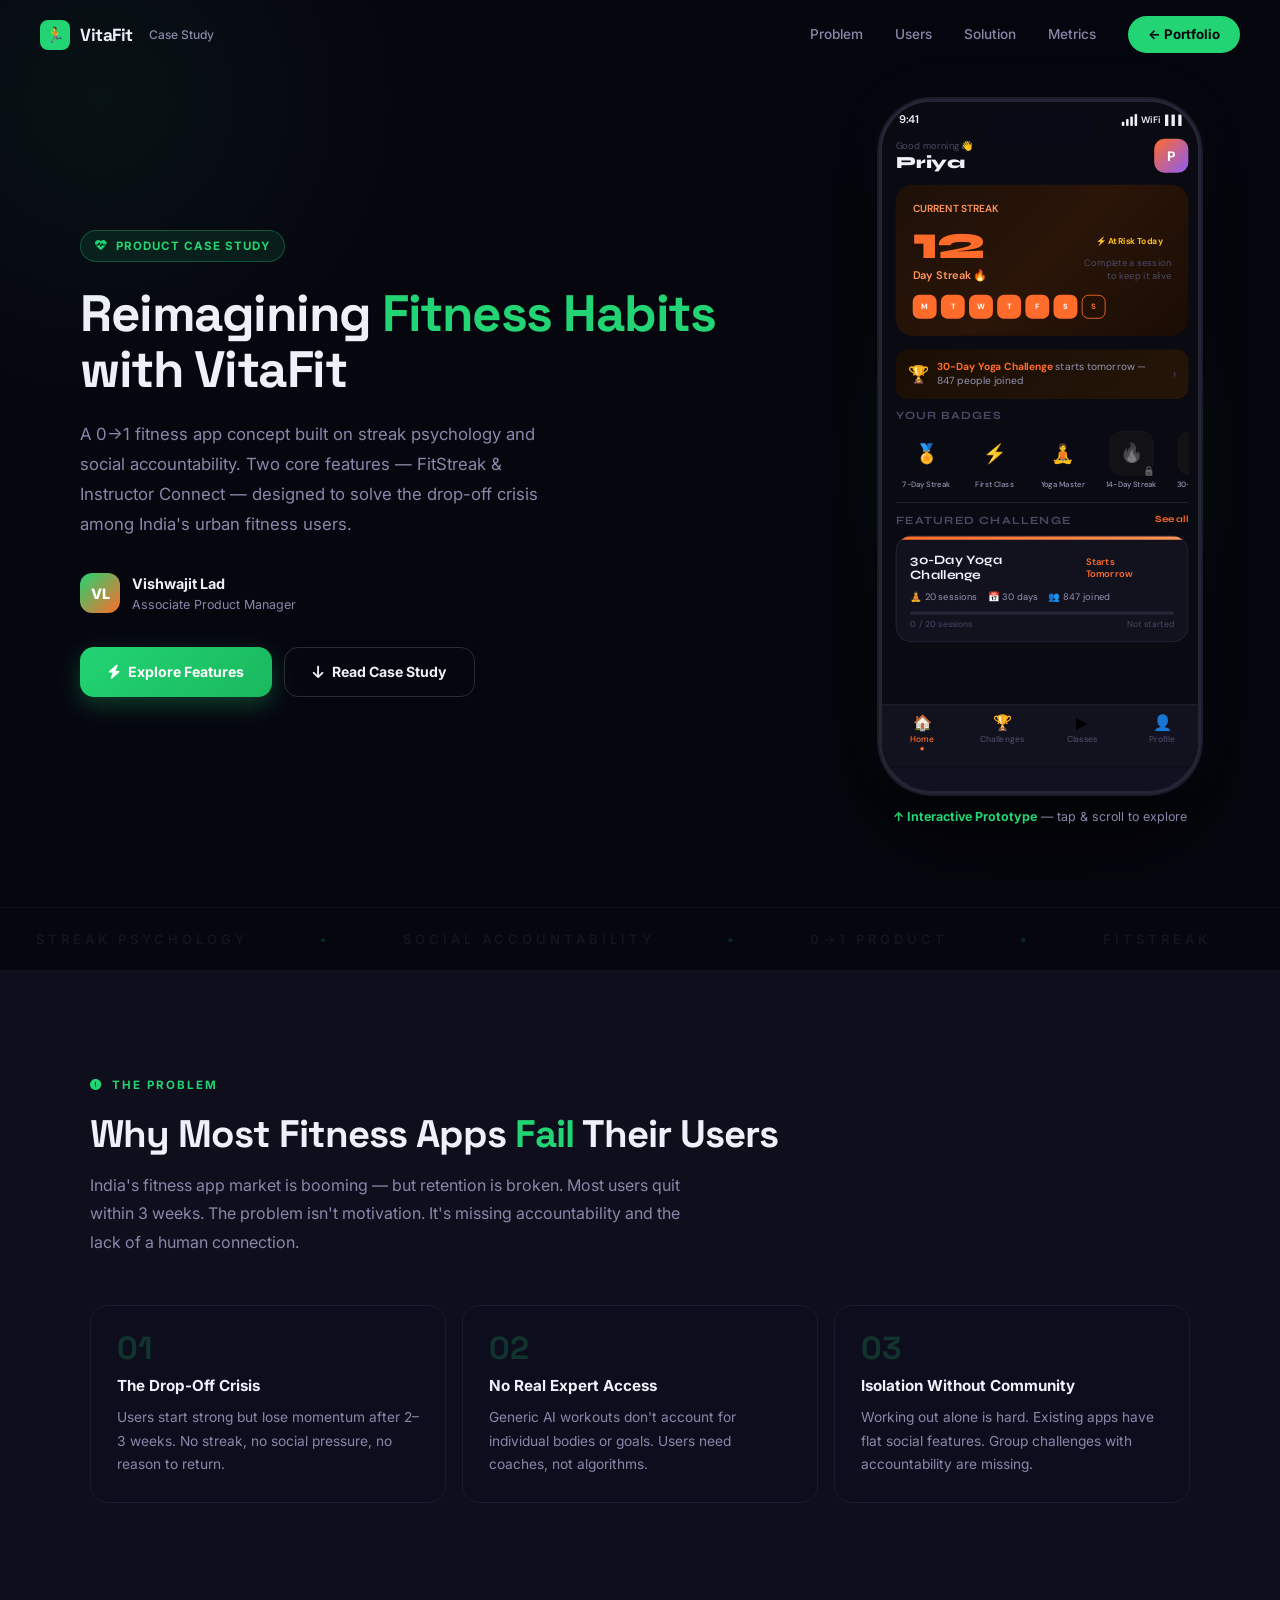
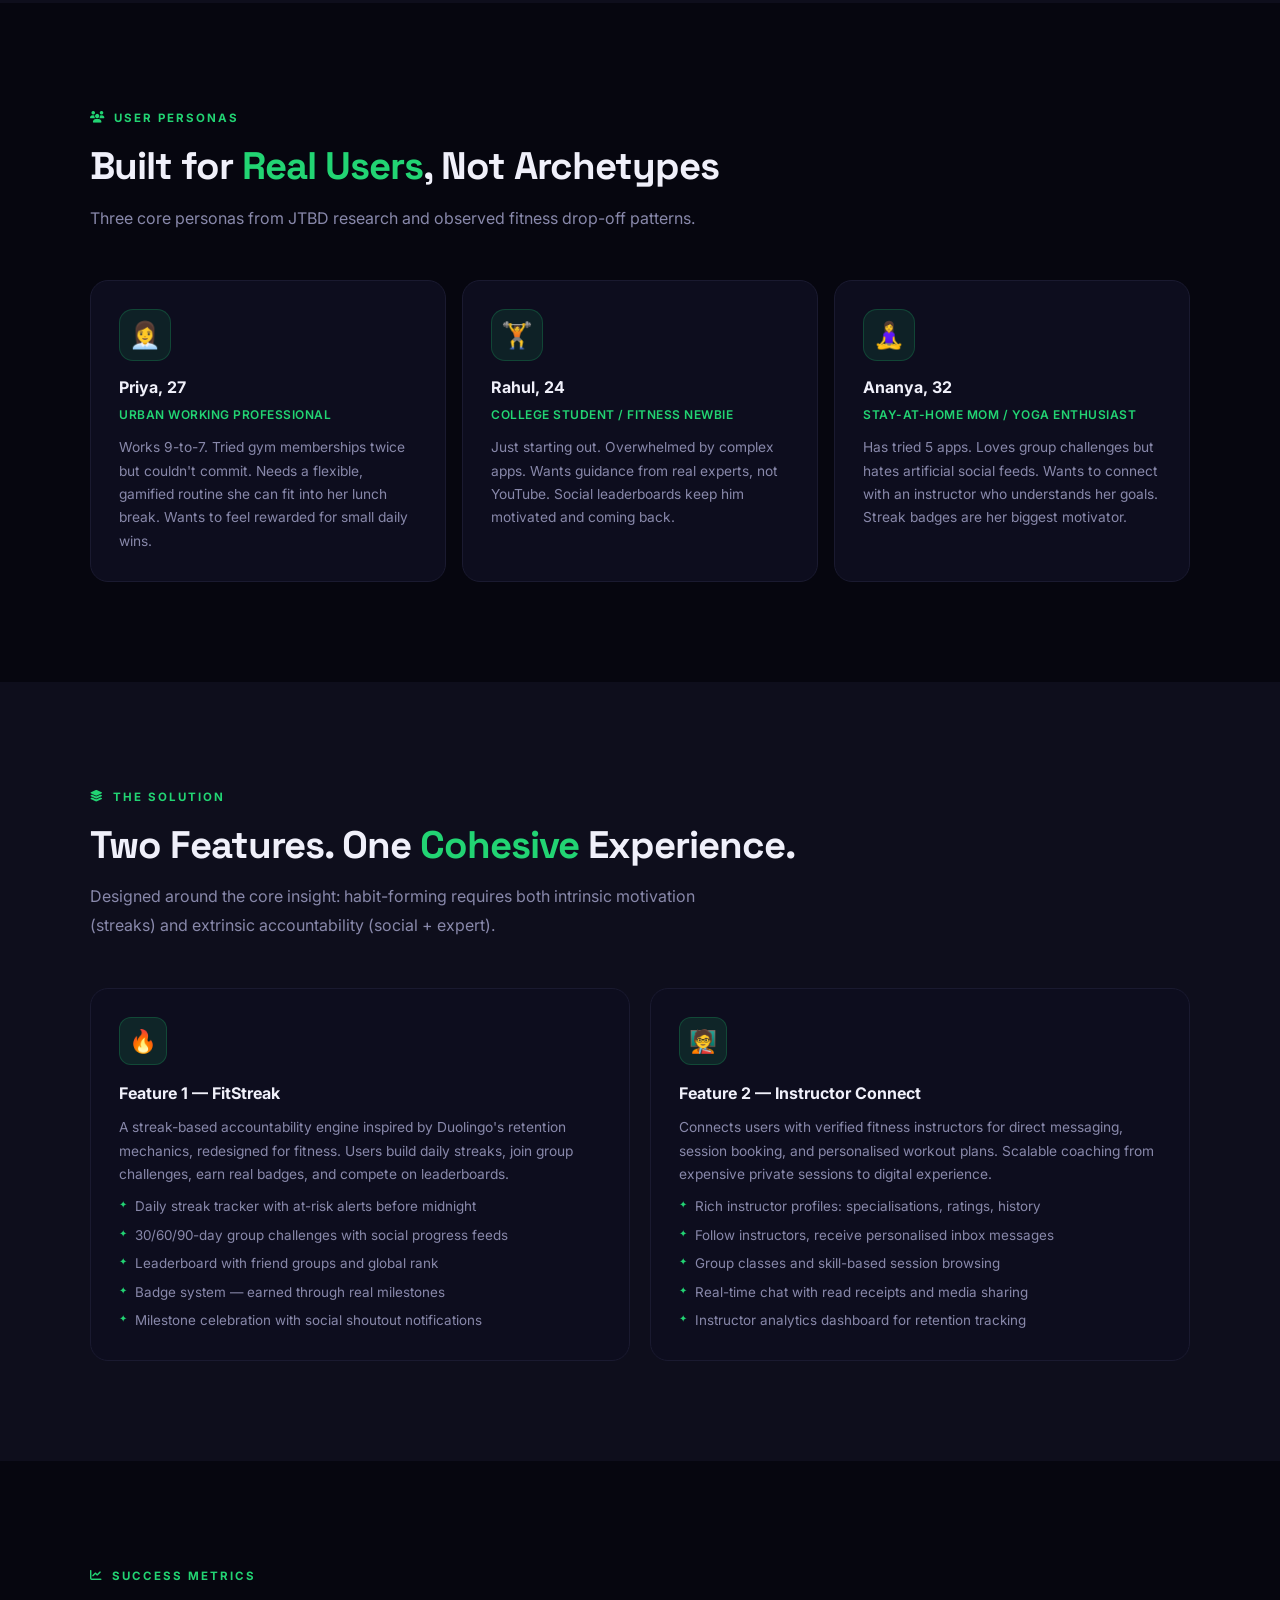
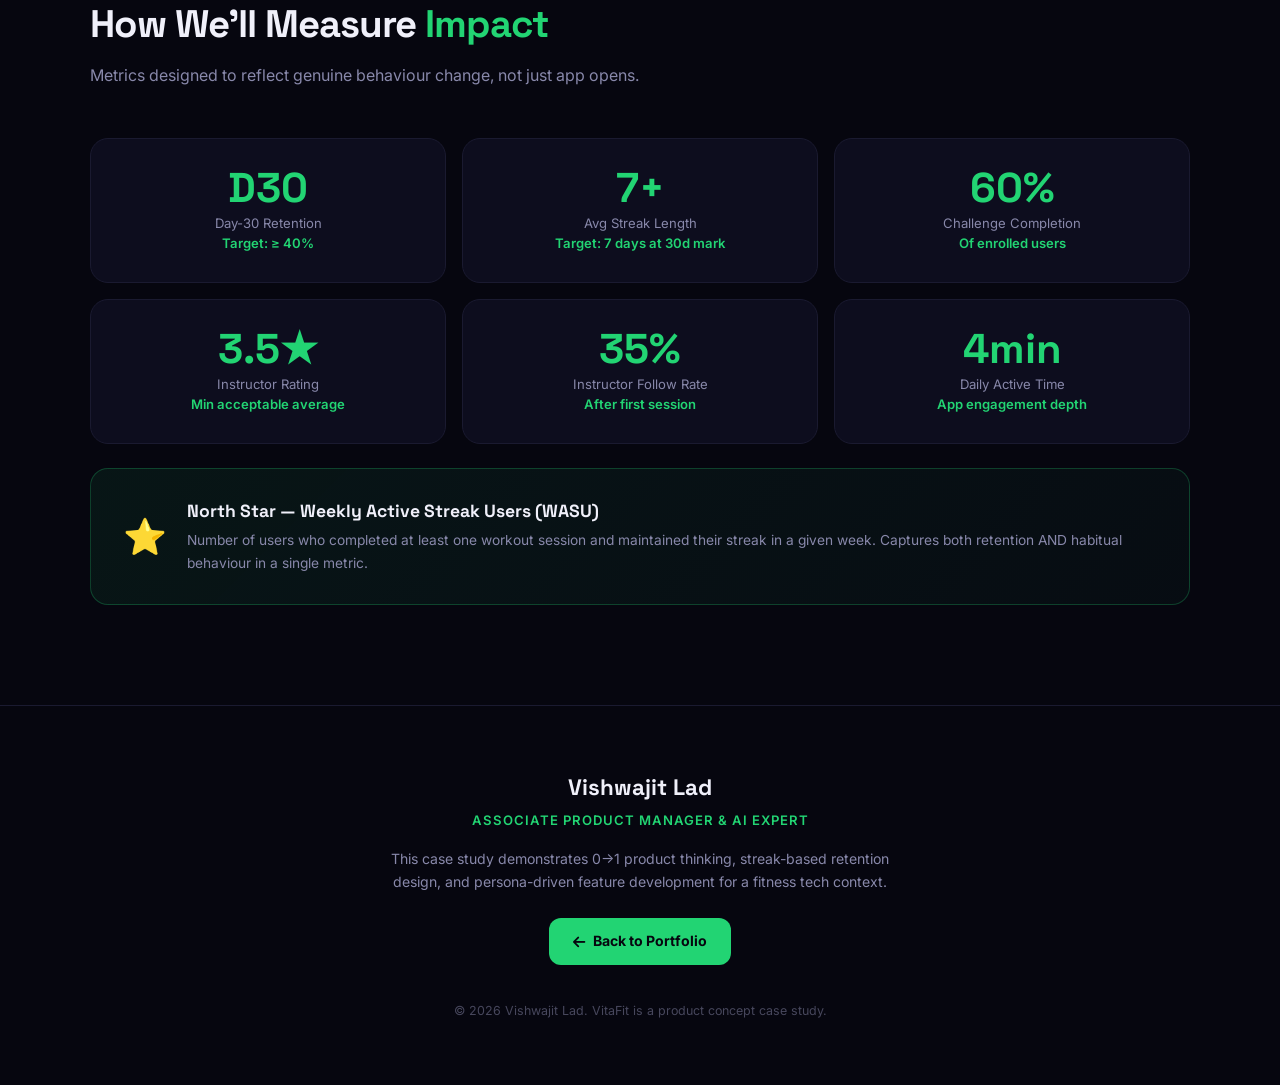
<file: projects/vitafit_case_study.html>
<!DOCTYPE html>
<html lang="en">
<head>
<meta charset="UTF-8">
<meta name="viewport" content="width=device-width, initial-scale=1.0">
<title>VitaFit — Product Case Study | Vishwajit Lad</title>
<link href="https://fonts.googleapis.com/css2?family=Inter:wght@300;400;500;600;700&family=Space+Grotesk:wght@400;500;600;700;800&display=swap" rel="stylesheet">
<link rel="stylesheet" href="https://cdnjs.cloudflare.com/ajax/libs/font-awesome/6.4.0/css/all.min.css">
<style>
  :root {
    --bg: #06060f;
    --surface: #0e0e1c;
    --border: #1a1a30;
    --green: #22d473;
    --green2: #40e68a;
    --orange: #ff6b2b;
    --cyan: #00f5ff;
    --text: #f0f0fa;
    --muted: #8888aa;
    --card: #0d0d1e;
    --radius: 18px;
  }
  * { margin:0; padding:0; box-sizing:border-box; }
  html { scroll-behavior: smooth; }
  body {
    background: var(--bg);
    font-family: 'Inter', sans-serif;
    color: var(--text);
    overflow-x: hidden;
    line-height: 1.6;
  }

  /* ── Page Loader ── */
  .page-loader {
    position: fixed; inset: 0; z-index: 9999;
    background: var(--bg);
    display: flex; align-items: center; justify-content: center;
    transition: opacity 0.5s ease, visibility 0.5s ease;
  }
  .page-loader.loaded { opacity: 0; visibility: hidden; }
  .loader-logo {
    font-family: 'Space Grotesk', sans-serif;
    font-size: 2rem; font-weight: 800;
    color: var(--green);
    letter-spacing: -1px;
    animation: loaderPulse 1s ease infinite alternate;
  }
  @keyframes loaderPulse { from { opacity:.4; } to { opacity:1; } }

  /* ── Nav ── */
  nav {
    position: fixed; top:0; left:0; right:0; z-index:100;
    padding: 0 40px;
    transition: background 0.3s ease, box-shadow 0.3s ease;
  }
  .nav-inner {
    display: flex; align-items: center; justify-content: space-between;
    padding: 16px 0;
  }
  nav.scrolled {
    background: rgba(6,6,15,0.92);
    backdrop-filter: blur(20px);
    box-shadow: 0 1px 0 rgba(34,212,115,0.12);
  }
  .nav-logo { display:flex; align-items:center; gap:10px; }
  .nav-logo-icon {
    width: 30px; height: 30px; background: var(--green);
    border-radius: 8px; display: flex; align-items:center; justify-content:center;
    font-size: 15px;
  }
  .nav-logo-name {
    font-family: 'Space Grotesk', sans-serif; font-weight: 800;
    font-size: 1.1rem; color: var(--text);
    letter-spacing: -0.5px;
  }
  .nav-links { display: flex; align-items: center; gap: 32px; }
  .nav-links a {
    font-size: 0.85rem; font-weight: 500; color: var(--muted);
    text-decoration: none; transition: color 0.2s;
  }
  .nav-links a:hover { color: var(--text); }
  .nav-cta {
    background: var(--green) !important; color: var(--bg) !important;
    padding: 8px 20px; border-radius: 20px; font-weight: 700 !important;
    font-size: 0.83rem !important;
  }
  .nav-cta:hover { opacity: 0.88; }

  /* ── Hero ── */
  .hero {
    min-height: 100vh;
    padding: 100px 80px 80px;
    display: flex; align-items: center;
    position: relative; overflow: hidden;
  }
  .hero::before {
    content: '';
    position: absolute; top: -200px; left: -200px;
    width: 600px; height: 600px;
    background: radial-gradient(circle, rgba(34,212,115,0.06) 0%, transparent 70%);
    pointer-events: none;
  }
  .hero-inner {
    width: 100%; max-width: 1200px; margin: 0 auto;
    display: flex; align-items: center; gap: 80px;
  }
  .hero-content { flex: 1; }

  .hero-badge {
    display: inline-flex; align-items: center; gap: 8px;
    background: rgba(34,212,115,0.1); border: 1px solid rgba(34,212,115,0.3);
    color: var(--green); padding: 6px 14px; border-radius: 20px;
    font-size: 0.72rem; font-weight: 700; letter-spacing: 1px;
    text-transform: uppercase; margin-bottom: 24px;
  }
  .hero h1 {
    font-family: 'Space Grotesk', sans-serif;
    font-size: clamp(2.2rem, 4vw, 3.2rem);
    font-weight: 800; line-height: 1.1;
    letter-spacing: -1.5px; margin-bottom: 20px;
  }
  .hero h1 span { color: var(--green); }
  .hero-subtitle {
    font-size: 1.05rem; color: var(--muted); max-width: 500px;
    line-height: 1.8; margin-bottom: 32px;
  }
  .hero-author {
    display: flex; align-items: center; gap: 12px; margin-bottom: 32px;
  }
  .hero-author-avatar {
    width: 40px; height: 40px; border-radius: 12px;
    background: linear-gradient(135deg, var(--green), var(--orange));
    display: flex; align-items: center; justify-content: center;
    font-weight: 800; font-size: 0.9rem; color: #fff;
  }
  .hero-author-info { display: flex; flex-direction: column; }
  .hero-author-info strong { font-size: 0.9rem; color: var(--text); }
  .hero-author-info span { font-size: 0.78rem; color: var(--muted); }
  .hero-actions { display: flex; gap: 12px; flex-wrap: wrap; }

  /* Buttons */
  .btn {
    display: inline-flex; align-items: center; gap: 8px;
    padding: 13px 28px; border-radius: 14px;
    font-weight: 700; font-size: 0.88rem; text-decoration: none;
    transition: transform 0.2s, box-shadow 0.2s, opacity 0.2s;
    cursor: pointer; border: none;
  }
  .btn:active { transform: scale(0.97); }
  .btn-primary {
    background: linear-gradient(135deg, var(--green), #1ab85e);
    color: #fff;
    box-shadow: 0 8px 24px rgba(34,212,115,0.28);
  }
  .btn-primary:hover { transform: translateY(-2px); box-shadow: 0 12px 32px rgba(34,212,115,0.38); }
  .btn-outline {
    background: transparent; color: var(--text);
    border: 1px solid rgba(255,255,255,0.15);
  }
  .btn-outline:hover { border-color: rgba(255,255,255,0.3); background: rgba(255,255,255,0.04); }

  /* ── iPhone Frame (same as Swiggy) ── */
  .hero-phone {
    flex-shrink: 0;
    display: flex; flex-direction: column; align-items: center; gap: 14px;
    position: relative;
  }
  .hero-phone::before {
    content: '';
    position: absolute; top: 50%; left: 50%; transform: translate(-50%, -50%);
    width: 420px; height: 500px;
    background: radial-gradient(ellipse, rgba(34,212,115,0.12) 0%, transparent 70%);
    border-radius: 50%; pointer-events: none; z-index: 0;
    animation: glowPulse 4s ease infinite alternate;
  }
  @keyframes glowPulse { from { opacity:.5; } to { opacity:1; } }

  .iphone-frame {
    width: 320px; height: 693px;
    background: #111120;
    border-radius: 52px;
    border: 2px solid rgba(255,255,255,0.08);
    overflow: hidden;
    position: relative; z-index: 1;
    box-shadow:
      0 0 0 1px rgba(255,255,255,0.06),
      0 0 0 3px #1a1a2a,
      0 40px 100px rgba(0,0,0,0.85),
      0 0 60px rgba(34,212,115,0.06),
      inset 0 1px 0 rgba(255,255,255,0.1);
    animation: floatPhone 5s ease-in-out infinite;
  }
  @keyframes floatPhone {
    0%, 100% { transform: translateY(0); }
    50% { transform: translateY(-10px); }
  }
  .iphone-frame:hover { animation-play-state: paused; }

  .iphone-notch {
    position: absolute; top: 12px; left: 50%; transform: translateX(-50%);
    width: 110px; height: 32px;
    background: #0a0a16; border-radius: 18px; z-index: 10;
  }

  .iphone-frame iframe {
    width: 375px; height: 780px;
    border: none; display: block;
    transform-origin: top left;
    transform: scale(0.8533); /* 320/375 = 0.8533 */
    pointer-events: all;
  }

  /* Left buttons on shell */
  .iphone-frame::before {
    content: '';
    position: absolute; left: -3px; top: 130px;
    width: 3px; height: 34px; background: #222236;
    border-radius: 3px 0 0 3px;
    box-shadow: 0 50px 0 #222236;
  }
  .iphone-frame::after {
    content: '';
    position: absolute; right: -3px; top: 170px;
    width: 3px; height: 66px; background: #222236;
    border-radius: 0 3px 3px 0;
  }
  .phone-label {
    font-size: 0.78rem; color: var(--muted); text-align: center;
    position: relative; z-index: 1;
  }
  .phone-label strong { color: var(--green); }

  /* ── Marquee Divider ── */
  .marquee-divider {
    overflow: hidden; white-space: nowrap; padding: 18px 0;
    border-top: 1px solid rgba(255,255,255,0.04);
    border-bottom: 1px solid rgba(255,255,255,0.04);
  }
  .marquee-track {
    display: inline-flex;
    animation: marquee 28s linear infinite;
  }
  .marquee-track span {
    font-size: 13px; font-weight: 600; text-transform: uppercase;
    letter-spacing: 4px; color: rgba(255,255,255,0.06); padding: 0 36px;
  }
  .marquee-track span.accent { color: rgba(34,212,115,0.18); }
  @keyframes marquee { 0%{ transform:translateX(0); } 100%{ transform:translateX(-50%); } }

  /* ── General Section ── */
  section { padding: 100px 80px; }
  .section-inner { max-width: 1100px; margin: 0 auto; }
  .section-label {
    display: inline-flex; align-items: center; gap: 8px;
    font-size: 0.72rem; font-weight: 700; letter-spacing: 2px; text-transform: uppercase;
    color: var(--green); margin-bottom: 16px;
  }
  h2.section-title {
    font-family: 'Space Grotesk', sans-serif;
    font-size: clamp(1.8rem, 3vw, 2.5rem); font-weight: 800;
    letter-spacing: -1px; margin-bottom: 14px; line-height: 1.2;
  }
  h2.section-title span { color: var(--green); }
  p.section-subtitle { font-size: 1rem; color: var(--muted); max-width: 620px; line-height: 1.8; margin-bottom: 48px; }
  .section-alt { background: var(--surface); }

  /* fade-in */
  .fade-in { opacity: 0; transform: translateY(28px); transition: opacity 0.6s ease, transform 0.6s ease; }
  .fade-in.visible { opacity: 1; transform: translateY(0); }

  /* ── Problem ── */
  .pain-grid {
    display: grid; grid-template-columns: repeat(3, 1fr); gap: 16px;
    margin-top: 0;
  }
  .pain-card {
    background: var(--card); border: 1px solid var(--border);
    border-radius: var(--radius); padding: 26px;
    transition: transform 0.2s, border-color 0.2s;
    position: relative; overflow: hidden;
  }
  .pain-card:hover { transform: translateY(-4px); border-color: rgba(34,212,115,0.25); }
  .pain-card-number {
    font-family: 'Space Grotesk', sans-serif;
    font-size: 2rem; font-weight: 800; color: rgba(34,212,115,0.2);
    margin-bottom: 10px; line-height: 1;
  }
  .pain-card h4 { font-size: 0.95rem; font-weight: 700; margin-bottom: 8px; }
  .pain-card p { font-size: 0.86rem; color: var(--muted); line-height: 1.7; }

  /* ── Personas ── */
  .persona-grid { display: grid; grid-template-columns: repeat(3,1fr); gap: 16px; }
  .persona-card {
    background: var(--card); border: 1px solid var(--border);
    border-radius: var(--radius); padding: 28px;
    transition: all 0.2s; position: relative; overflow: hidden;
  }
  .persona-card:hover { border-color: rgba(34,212,115,0.25); transform: translateY(-4px); }
  .persona-icon {
    width: 52px; height: 52px; border-radius: 14px;
    display: flex; align-items: center; justify-content: center;
    font-size: 1.6rem; margin-bottom: 14px;
    background: rgba(34,212,115,0.1); border: 1px solid rgba(34,212,115,0.2);
  }
  .persona-card h4 { font-size: 1rem; font-weight: 700; margin-bottom: 4px; }
  .persona-role { font-size: 0.75rem; color: var(--green); font-weight: 600; margin-bottom: 12px; text-transform: uppercase; letter-spacing:.5px; }
  .persona-card p.persona-story { font-size: 0.86rem; color: var(--muted); line-height: 1.7; }

  /* ── Solution / Features ── */
  .feature-grid { display: grid; grid-template-columns: repeat(2, 1fr); gap: 20px; }
  .feature-card {
    background: var(--card); border: 1px solid var(--border);
    border-radius: var(--radius); padding: 28px;
    transition: all 0.2s; position: relative; overflow: hidden;
  }
  .feature-card:hover { border-color: rgba(34,212,115,0.25); transform: translateY(-4px); }
  .feature-icon {
    width: 48px; height: 48px; border-radius: 12px;
    display: flex; align-items: center; justify-content: center;
    font-size: 1.4rem; margin-bottom: 16px;
    background: rgba(34,212,115,0.12); border: 1px solid rgba(34,212,115,0.2);
  }
  .feature-card h4 { font-size: 1rem; font-weight: 700; margin-bottom: 10px; }
  .feature-card p { font-size: 0.86rem; color: var(--muted); line-height: 1.7; }
  .feature-list { margin-top: 10px; padding-left: 0; list-style: none; display: flex; flex-direction: column; gap: 7px; }
  .feature-list li { display: flex; gap: 8px; font-size: 0.84rem; color: var(--muted); }
  .feature-list li::before { content: '✦'; color: var(--green); flex-shrink: 0; font-size: 0.65rem; line-height: 1.7; }

  /* ── Metrics ── */
  .metrics-grid { display: grid; grid-template-columns: repeat(3, 1fr); gap: 16px; margin-bottom: 24px; }
  .metric-card {
    background: var(--card); border: 1px solid var(--border);
    border-radius: var(--radius); padding: 28px; text-align: center;
    transition: all 0.2s;
  }
  .metric-card:hover { border-color: rgba(34,212,115,0.3); transform: translateY(-4px); }
  .metric-num {
    font-family: 'Space Grotesk', sans-serif; font-size: 2.6rem; font-weight: 800;
    color: var(--green); line-height: 1; margin-bottom: 6px;
  }
  .metric-label { font-size: 0.82rem; color: var(--muted); line-height: 1.5; }
  .metric-label span { color: var(--green); font-weight: 600; }

  .north-star {
    background: linear-gradient(135deg, rgba(34,212,115,0.08), rgba(64,230,138,0.03));
    border: 1px solid rgba(34,212,115,0.25); border-radius: var(--radius);
    padding: 28px 32px; display: flex; align-items: center; gap: 20px;
  }
  .north-star-icon { font-size: 2.2rem; flex-shrink: 0; }
  .north-star h4 { font-family: 'Space Grotesk', sans-serif; font-size: 1.1rem; font-weight: 800; margin-bottom: 4px; }
  .north-star p { font-size: 0.86rem; color: var(--muted); line-height: 1.7; }

  /* ── Footer ── */
  footer {
    text-align: center; padding: 64px 40px;
    border-top: 1px solid var(--border);
  }
  footer h3 { font-family: 'Space Grotesk', sans-serif; font-size: 1.4rem; font-weight: 800; margin-bottom: 4px; }
  .footer-role { font-size: 0.82rem; color: var(--green); font-weight: 600; margin-bottom: 16px; text-transform: uppercase; letter-spacing: 1px; }
  footer p { font-size: 0.88rem; color: var(--muted); max-width: 500px; margin: 0 auto 24px; line-height: 1.7; }
  .footer-cta {
    display: inline-flex; align-items: center; gap: 8px;
    background: var(--green); color: var(--bg);
    padding: 12px 24px; border-radius: 12px;
    font-weight: 700; font-size: 0.88rem; text-decoration: none;
    transition: opacity 0.2s; margin-bottom: 24px;
  }
  .footer-cta:hover { opacity: 0.85; }
  .footer-copy { font-size: 0.78rem; color: rgba(136,136,170,0.5); margin-top: 12px; }

  /* ── Responsive ── */
  @media (max-width: 1024px) {
    .hero { padding: 100px 32px 60px; }
    .hero-inner { flex-direction: column; gap: 50px; }
    .hero-phone { width: 100%; justify-content: center; }
    section { padding: 80px 32px; }
    .pain-grid, .persona-grid { grid-template-columns: 1fr 1fr; }
    .feature-grid, .metrics-grid { grid-template-columns: 1fr; }
  }
  @media (max-width: 640px) {
    .iphone-frame { width: 260px; height: 563px; }
    .iphone-frame iframe { transform: scale(0.6933); }
    .pain-grid, .persona-grid { grid-template-columns: 1fr; }
    nav { padding: 0 20px; }
  }
</style>
</head>
<body>

<!-- Page Loader -->
<div class="page-loader" id="pageLoader">
  <div class="loader-logo">VitaFit</div>
</div>

<!-- Nav -->
<nav id="mainNav">
  <div class="nav-inner">
    <div class="nav-logo">
      <div class="nav-logo-icon">🏃</div>
      <div class="nav-logo-name">VitaFit</div>
      <span style="font-size:0.75rem; color:var(--muted); margin-left:6px; font-weight:500;">Case Study</span>
    </div>
    <div class="nav-links">
      <a href="#problem">Problem</a>
      <a href="#users">Users</a>
      <a href="#solution">Solution</a>
      <a href="#metrics">Metrics</a>
      <a href="../index.html" class="nav-cta">← Portfolio</a>
    </div>
  </div>
</nav>

<!-- Hero -->
<section class="hero" id="hero">
  <div class="hero-inner">
    <div class="hero-content">
      <div class="hero-badge"><i class="fa-solid fa-heartbeat"></i> Product Case Study</div>
      <h1>Reimagining <span>Fitness Habits</span><br>with VitaFit</h1>
      <p class="hero-subtitle">
        A 0→1 fitness app concept built on streak psychology and social accountability.
        Two core features — FitStreak &amp; Instructor Connect — designed to solve the drop-off
        crisis among India's urban fitness users.
      </p>
      <div class="hero-author">
        <div class="hero-author-avatar">VL</div>
        <div class="hero-author-info">
          <strong>Vishwajit Lad</strong>
          <span>Associate Product Manager</span>
        </div>
      </div>
      <div class="hero-actions">
        <a href="#solution" class="btn btn-primary">
          <i class="fa-solid fa-bolt"></i> Explore Features
        </a>
        <a href="#problem" class="btn btn-outline">
          <i class="fa-solid fa-arrow-down"></i> Read Case Study
        </a>
      </div>
    </div>

    <!-- Embedded Prototype iPhone Frame -->
    <div class="hero-phone">
      <div class="iphone-frame">
        <div class="iphone-notch"></div>
        <iframe src="vitafit_prototype.html?embed=true" title="VitaFit Prototype" loading="lazy"></iframe>
      </div>
      <p class="phone-label"><strong>↑ Interactive Prototype</strong> — tap &amp; scroll to explore</p>
    </div>
  </div>
</section>

<!-- Marquee -->
<div class="marquee-divider">
  <div class="marquee-track">
    <span>Streak Psychology</span><span class="accent">•</span>
    <span>Social Accountability</span><span class="accent">•</span>
    <span>0→1 Product</span><span class="accent">•</span>
    <span>FitStreak</span><span class="accent">•</span>
    <span>Instructor Connect</span><span class="accent">•</span>
    <span>User Personas</span><span class="accent">•</span>
    <span>PRD</span><span class="accent">•</span>
    <span>Mobile Prototype</span><span class="accent">•</span>
    <span>Streak Psychology</span><span class="accent">•</span>
    <span>Social Accountability</span><span class="accent">•</span>
    <span>0→1 Product</span><span class="accent">•</span>
    <span>FitStreak</span><span class="accent">•</span>
    <span>Instructor Connect</span><span class="accent">•</span>
    <span>User Personas</span><span class="accent">•</span>
    <span>PRD</span><span class="accent">•</span>
    <span>Mobile Prototype</span><span class="accent">•</span>
  </div>
</div>

<!-- Problem -->
<section id="problem" class="section-alt">
  <div class="section-inner">
    <div class="fade-in">
      <div class="section-label"><i class="fa-solid fa-circle-exclamation"></i> The Problem</div>
      <h2 class="section-title">Why Most Fitness Apps <span>Fail</span> Their Users</h2>
      <p class="section-subtitle">
        India's fitness app market is booming — but retention is broken.
        Most users quit within 3 weeks. The problem isn't motivation.
        It's missing accountability and the lack of a human connection.
      </p>
    </div>
    <div class="fade-in pain-grid">
      <div class="pain-card">
        <div class="pain-card-number">01</div>
        <h4>The Drop-Off Crisis</h4>
        <p>Users start strong but lose momentum after 2–3 weeks. No streak, no social pressure, no reason to return.</p>
      </div>
      <div class="pain-card">
        <div class="pain-card-number">02</div>
        <h4>No Real Expert Access</h4>
        <p>Generic AI workouts don't account for individual bodies or goals. Users need coaches, not algorithms.</p>
      </div>
      <div class="pain-card">
        <div class="pain-card-number">03</div>
        <h4>Isolation Without Community</h4>
        <p>Working out alone is hard. Existing apps have flat social features. Group challenges with accountability are missing.</p>
      </div>
    </div>
  </div>
</section>

<!-- Personas -->
<section id="users">
  <div class="section-inner">
    <div class="fade-in">
      <div class="section-label"><i class="fa-solid fa-users"></i> User Personas</div>
      <h2 class="section-title">Built for <span>Real Users</span>, Not Archetypes</h2>
      <p class="section-subtitle">Three core personas from JTBD research and observed fitness drop-off patterns.</p>
    </div>
    <div class="fade-in persona-grid">
      <div class="persona-card">
        <div class="persona-icon">👩‍💼</div>
        <h4>Priya, 27</h4>
        <div class="persona-role">Urban Working Professional</div>
        <p class="persona-story">Works 9-to-7. Tried gym memberships twice but couldn't commit. Needs a flexible, gamified routine she can fit into her lunch break. Wants to feel rewarded for small daily wins.</p>
      </div>
      <div class="persona-card">
        <div class="persona-icon">🏋️</div>
        <h4>Rahul, 24</h4>
        <div class="persona-role">College Student / Fitness Newbie</div>
        <p class="persona-story">Just starting out. Overwhelmed by complex apps. Wants guidance from real experts, not YouTube. Social leaderboards keep him motivated and coming back.</p>
      </div>
      <div class="persona-card">
        <div class="persona-icon">🧘‍♀️</div>
        <h4>Ananya, 32</h4>
        <div class="persona-role">Stay-at-Home Mom / Yoga Enthusiast</div>
        <p class="persona-story">Has tried 5 apps. Loves group challenges but hates artificial social feeds. Wants to connect with an instructor who understands her goals. Streak badges are her biggest motivator.</p>
      </div>
    </div>
  </div>
</section>

<!-- Solution -->
<section id="solution" class="section-alt">
  <div class="section-inner">
    <div class="fade-in">
      <div class="section-label"><i class="fa-solid fa-layer-group"></i> The Solution</div>
      <h2 class="section-title">Two Features. One <span>Cohesive</span> Experience.</h2>
      <p class="section-subtitle">Designed around the core insight: habit-forming requires both intrinsic motivation (streaks) and extrinsic accountability (social + expert).</p>
    </div>
    <div class="fade-in feature-grid">
      <div class="feature-card">
        <div class="feature-icon">🔥</div>
        <h4>Feature 1 — FitStreak</h4>
        <p>A streak-based accountability engine inspired by Duolingo's retention mechanics, redesigned for fitness. Users build daily streaks, join group challenges, earn real badges, and compete on leaderboards.</p>
        <ul class="feature-list">
          <li>Daily streak tracker with at-risk alerts before midnight</li>
          <li>30/60/90-day group challenges with social progress feeds</li>
          <li>Leaderboard with friend groups and global rank</li>
          <li>Badge system — earned through real milestones</li>
          <li>Milestone celebration with social shoutout notifications</li>
        </ul>
      </div>
      <div class="feature-card">
        <div class="feature-icon">🧑‍🏫</div>
        <h4>Feature 2 — Instructor Connect</h4>
        <p>Connects users with verified fitness instructors for direct messaging, session booking, and personalised workout plans. Scalable coaching from expensive private sessions to digital experience.</p>
        <ul class="feature-list">
          <li>Rich instructor profiles: specialisations, ratings, history</li>
          <li>Follow instructors, receive personalised inbox messages</li>
          <li>Group classes and skill-based session browsing</li>
          <li>Real-time chat with read receipts and media sharing</li>
          <li>Instructor analytics dashboard for retention tracking</li>
        </ul>
      </div>
    </div>
  </div>
</section>

<!-- Metrics -->
<section id="metrics">
  <div class="section-inner">
    <div class="fade-in">
      <div class="section-label"><i class="fa-solid fa-chart-line"></i> Success Metrics</div>
      <h2 class="section-title">How We'll Measure <span>Impact</span></h2>
      <p class="section-subtitle">Metrics designed to reflect genuine behaviour change, not just app opens.</p>
    </div>
    <div class="fade-in metrics-grid">
      <div class="metric-card">
        <div class="metric-num">D30</div>
        <div class="metric-label">Day-30 Retention<br><span>Target: ≥ 40%</span></div>
      </div>
      <div class="metric-card">
        <div class="metric-num">7+</div>
        <div class="metric-label">Avg Streak Length<br><span>Target: 7 days at 30d mark</span></div>
      </div>
      <div class="metric-card">
        <div class="metric-num">60%</div>
        <div class="metric-label">Challenge Completion<br><span>Of enrolled users</span></div>
      </div>
      <div class="metric-card">
        <div class="metric-num">3.5★</div>
        <div class="metric-label">Instructor Rating<br><span>Min acceptable average</span></div>
      </div>
      <div class="metric-card">
        <div class="metric-num">35%</div>
        <div class="metric-label">Instructor Follow Rate<br><span>After first session</span></div>
      </div>
      <div class="metric-card">
        <div class="metric-num">4min</div>
        <div class="metric-label">Daily Active Time<br><span>App engagement depth</span></div>
      </div>
    </div>
    <div class="fade-in north-star">
      <div class="north-star-icon">⭐</div>
      <div>
        <h4>North Star — Weekly Active Streak Users (WASU)</h4>
        <p>Number of users who completed at least one workout session and maintained their streak in a given week. Captures both retention AND habitual behaviour in a single metric.</p>
      </div>
    </div>
  </div>
</section>

<!-- Footer -->
<footer>
  <h3>Vishwajit Lad</h3>
  <div class="footer-role">Associate Product Manager &amp; AI Expert</div>
  <p>This case study demonstrates 0→1 product thinking, streak-based retention design, and
     persona-driven feature development for a fitness tech context.</p>
  <a href="../index.html" class="footer-cta">
    <i class="fa-solid fa-arrow-left"></i> Back to Portfolio
  </a>
  <div class="footer-copy">© 2026 Vishwajit Lad. VitaFit is a product concept case study.</div>
</footer>

<script>
  // Page loader
  window.addEventListener('load', () => {
    setTimeout(() => {
      document.getElementById('pageLoader').classList.add('loaded');
    }, 600);
  });

  // Nav scroll effect
  const nav = document.getElementById('mainNav');
  window.addEventListener('scroll', () => {
    nav.classList.toggle('scrolled', window.scrollY > 20);
  });

  // Scroll animations
  const observer = new IntersectionObserver((entries) => {
    entries.forEach(entry => {
      if (entry.isIntersecting) {
        entry.target.classList.add('visible');
        observer.unobserve(entry.target);
      }
    });
  }, { threshold: 0.08, rootMargin: '0px 0px -50px 0px' });

  document.querySelectorAll('.fade-in').forEach(el => observer.observe(el));
</script>
</body>
</html>
</file>
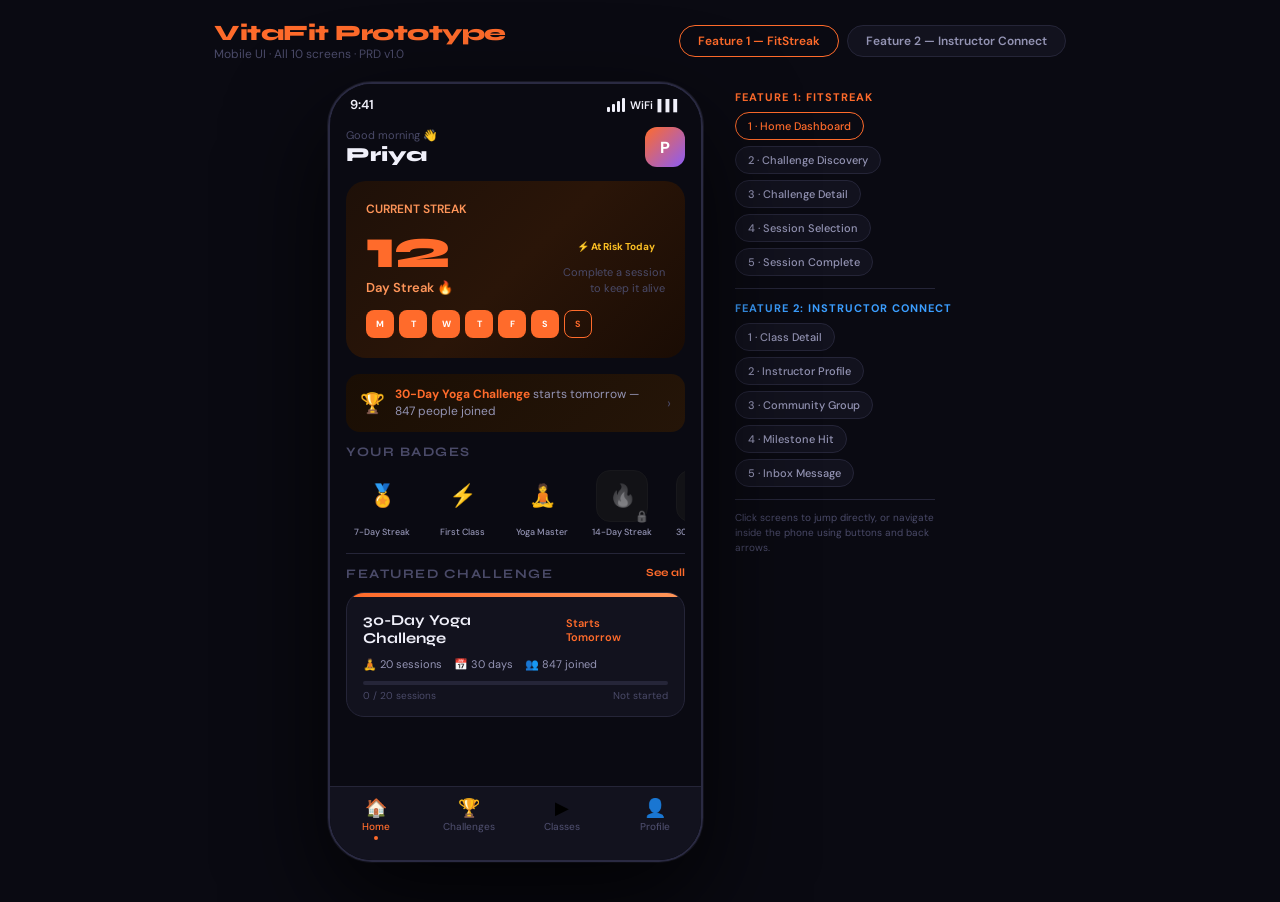
<file: projects/vitafit_prototype.html>
<!DOCTYPE html>
<html lang="en">
<head>
<meta charset="UTF-8">
<meta name="viewport" content="width=device-width, initial-scale=1.0">
<title>VitaFit — Mobile Prototype</title>
<link href="https://fonts.googleapis.com/css2?family=Syne:wght@400;600;700;800&family=DM+Sans:wght@300;400;500;600&display=swap" rel="stylesheet">
<style>
  :root {
    --bg: #0a0a12;
    --surface: #12121e;
    --surface2: #1a1a2e;
    --border: #252538;
    --orange: #ff6b2b;
    --orange2: #ff9559;
    --blue: #3b9eff;
    --blue2: #6eb8ff;
    --green: #22d473;
    --purple: #8b5cf6;
    --red: #ff4d6d;
    --amber: #fbbf24;
    --text: #f0f0fa;
    --text2: #9494b4;
    --text3: #4a4a68;
    --syne: 'Syne', sans-serif;
    --dm: 'DM Sans', sans-serif;
  }
  * { margin:0; padding:0; box-sizing:border-box; -webkit-tap-highlight-color:transparent; }
  body {
    background: var(--bg);
    display: flex;
    flex-direction: column;
    align-items: center;
    min-height: 100vh;
    font-family: var(--dm);
    padding: 20px 0 40px;
  }

  /* ── Desktop wrapper ── */
  .desktop-bar {
    width: 100%;
    max-width: 900px;
    padding: 0 24px 20px;
    display: flex;
    align-items: center;
    justify-content: space-between;
    flex-wrap: wrap;
    gap: 12px;
  }
  .desktop-bar h1 {
    font-family: var(--syne);
    font-size: 22px;
    font-weight: 800;
    color: var(--orange);
    letter-spacing: -0.5px;
  }
  .desktop-bar p { font-size: 12px; color: var(--text3); }
  .feature-tabs {
    display: flex;
    gap: 8px;
  }
  .ftab {
    padding: 7px 18px;
    border-radius: 20px;
    border: 1px solid var(--border);
    background: var(--surface);
    color: var(--text2);
    font-size: 12px;
    font-weight: 600;
    cursor: pointer;
    transition: all .2s;
    font-family: var(--dm);
  }
  .ftab.active-f1 { background: var(--orange)22; border-color: var(--orange); color: var(--orange); }
  .ftab.active-f2 { background: var(--blue)22; border-color: var(--blue); color: var(--blue); }

  /* ── Phone frame ── */
  .phone-wrap {
    position: relative;
    width: 375px;
    flex-shrink: 0;
  }
  .phone-frame {
    width: 375px;
    height: 780px;
    background: #0d0d1a;
    border-radius: 44px;
    border: 2px solid #2a2a42;
    overflow: hidden;
    position: relative;
    box-shadow: 0 40px 100px #000000cc, 0 0 0 1px #3a3a5266, inset 0 0 0 1px #ffffff08;
  }

  /* ── Screen system ── */
  .screen {
    position: absolute;
    inset: 0;
    overflow-y: auto;
    overflow-x: hidden;
    scrollbar-width: none;
    transform: translateX(100%);
    opacity: 0;
    transition: transform .35s cubic-bezier(.4,0,.2,1), opacity .35s;
    background: var(--bg);
  }
  .screen::-webkit-scrollbar { display:none; }
  .screen.active {
    transform: translateX(0);
    opacity: 1;
  }
  .screen.exit-left {
    transform: translateX(-30%);
    opacity: 0;
  }

  /* ── Status bar ── */
  .status-bar {
    display: flex;
    justify-content: space-between;
    align-items: center;
    padding: 12px 20px 6px;
    font-size: 12px;
    font-weight: 600;
    color: var(--text);
    position: sticky;
    top: 0;
    z-index: 10;
    background: inherit;
  }
  .status-icons { display:flex; gap:5px; align-items:center; }
  .signal-bar { display:flex; gap:2px; align-items:flex-end; }
  .signal-bar span { width:3px; background:var(--text); border-radius:1px; }

  /* ── Nav bar ── */
  .nav-bar {
    display: flex;
    align-items: center;
    padding: 10px 16px 8px;
    gap: 10px;
  }
  .back-btn {
    width: 32px; height: 32px;
    border-radius: 50%;
    background: var(--surface2);
    border: 1px solid var(--border);
    display: flex; align-items:center; justify-content:center;
    cursor: pointer;
    font-size: 14px;
    color: var(--text);
    transition: all .15s;
    flex-shrink: 0;
  }
  .back-btn:active { transform: scale(.92); background: var(--border); }
  .nav-title {
    font-family: var(--syne);
    font-size: 17px;
    font-weight: 700;
    color: var(--text);
    flex: 1;
  }
  .nav-action {
    font-size: 12px;
    font-weight: 600;
    color: var(--orange);
    cursor: pointer;
  }

  /* ── Bottom tab bar ── */
  .tab-bar {
    position: sticky;
    bottom: 0;
    background: var(--surface);
    border-top: 1px solid var(--border);
    display: flex;
    padding: 8px 0 16px;
  }
  .tab-item {
    flex: 1;
    display: flex;
    flex-direction: column;
    align-items: center;
    gap: 3px;
    cursor: pointer;
    padding: 4px 0;
  }
  .tab-icon { font-size: 18px; line-height: 1; }
  .tab-label { font-size: 10px; font-weight: 500; color: var(--text3); }
  .tab-item.active .tab-label { color: var(--orange); }
  .tab-dot {
    width: 4px; height: 4px; border-radius: 50%;
    background: var(--orange);
    margin: 0 auto;
  }

  /* ── Cards & sections ── */
  .section-pad { padding: 0 16px; }
  .section-title {
    font-family: var(--syne);
    font-size: 13px;
    font-weight: 700;
    color: var(--text3);
    letter-spacing: 1.5px;
    text-transform: uppercase;
    margin-bottom: 10px;
  }

  .card {
    background: var(--surface);
    border-radius: 16px;
    border: 1px solid var(--border);
    overflow: hidden;
    margin-bottom: 12px;
  }

  /* ── Streak widget ── */
  .streak-widget {
    background: linear-gradient(135deg, #1e1008 0%, #2a1508 50%, #1a0c04 100%);
    border-radius: 20px;
    border: 1px solid var(--orange)44;
    padding: 20px;
    margin: 0 16px 16px;
    position: relative;
    overflow: hidden;
  }
  .streak-widget::before {
    content: '';
    position: absolute;
    top: -30px; right: -30px;
    width: 120px; height: 120px;
    background: radial-gradient(circle, var(--orange)22 0%, transparent 70%);
    pointer-events: none;
  }
  .streak-number {
    font-family: var(--syne);
    font-size: 56px;
    font-weight: 800;
    color: var(--orange);
    line-height: 1;
    letter-spacing: -2px;
  }
  .streak-label { font-size: 13px; color: var(--orange2); font-weight: 600; margin-top: 2px; }
  .streak-sub { font-size: 11px; color: var(--text3); margin-top: 6px; }
  .at-risk-badge {
    display: inline-flex; align-items: center; gap: 5px;
    background: var(--amber)22;
    border: 1px solid var(--amber)55;
    color: var(--amber);
    font-size: 10px; font-weight: 700;
    padding: 4px 10px; border-radius: 20px;
    margin-top: 10px;
    animation: pulse 2s infinite;
  }
  @keyframes pulse {
    0%,100% { opacity:1; }
    50% { opacity:.6; }
  }
  .streak-row { display:flex; align-items:flex-end; gap:12px; }
  .streak-days {
    display: flex; gap: 5px; margin-top: 12px;
  }
  .day-dot {
    width: 28px; height: 28px; border-radius: 8px;
    display: flex; align-items:center; justify-content:center;
    font-size: 9px; font-weight: 700;
  }
  .day-dot.done { background: var(--orange); color: #fff; }
  .day-dot.today { background: var(--orange)33; border: 1.5px solid var(--orange); color: var(--orange); }
  .day-dot.future { background: var(--surface2); color: var(--text3); border: 1px solid var(--border); }

  /* ── Challenge card ── */
  .challenge-card {
    background: var(--surface);
    border-radius: 18px;
    border: 1px solid var(--border);
    overflow: hidden;
    margin-bottom: 12px;
    cursor: pointer;
    transition: all .2s;
    position: relative;
  }
  .challenge-card:active { transform: scale(.97); }
  .challenge-card-accent {
    height: 4px;
    background: linear-gradient(90deg, var(--orange), var(--orange2));
  }
  .challenge-card-body { padding: 14px 16px; }
  .challenge-card-title {
    font-family: var(--syne);
    font-size: 15px; font-weight: 700;
    color: var(--text);
    margin-bottom: 4px;
  }
  .challenge-card-meta { font-size: 11px; color: var(--text2); display:flex; gap:12px; flex-wrap:wrap; }
  .challenge-card-meta span { display:flex; align-items:center; gap:4px; }
  .progress-bar-wrap { margin-top: 10px; }
  .progress-bar-bg { height: 4px; background: var(--border); border-radius: 4px; overflow:hidden; }
  .progress-bar-fill { height: 100%; border-radius: 4px; background: linear-gradient(90deg, var(--orange), var(--orange2)); transition: width .6s ease; }
  .progress-label { font-size: 10px; color: var(--text3); margin-top: 4px; display:flex; justify-content:space-between; }

  /* ── Badges ── */
  .badge-row { display:flex; gap: 8px; overflow-x:auto; padding-bottom: 4px; scrollbar-width:none; }
  .badge-row::-webkit-scrollbar { display:none; }
  .badge-item {
    flex-shrink: 0;
    width: 72px;
    display: flex; flex-direction:column; align-items:center; gap: 5px;
  }
  .badge-circle {
    width: 52px; height: 52px; border-radius: 14px;
    display:flex; align-items:center; justify-content:center;
    font-size: 22px;
    position: relative;
  }
  .badge-circle.earned { background: linear-gradient(135deg, var(--orange)33, var(--orange2)22); border: 1.5px solid var(--orange)77; }
  .badge-circle.locked { background: var(--surface2); border: 1px solid var(--border); filter: grayscale(1); opacity: .5; }
  .badge-circle .lock-icon { position:absolute; bottom:-2px; right:-2px; font-size: 11px; }
  .badge-name { font-size: 9px; color: var(--text2); text-align:center; font-weight: 500; line-height: 1.2; }

  /* ── Leaderboard ── */
  .lb-row {
    display:flex; align-items:center; gap: 12px;
    padding: 10px 14px;
    border-bottom: 1px solid var(--border);
    cursor: pointer;
    transition: background .15s;
  }
  .lb-row:last-child { border-bottom: none; }
  .lb-row:active { background: var(--surface2); }
  .lb-row.me { background: var(--orange)0d; border-bottom-color: var(--orange)22; }
  .lb-rank {
    width: 26px; text-align:center;
    font-family: var(--syne); font-size: 14px; font-weight: 800;
  }
  .lb-rank.gold { color: #ffd700; }
  .lb-rank.silver { color: #c0c0c0; }
  .lb-rank.bronze { color: #cd7f32; }
  .lb-rank.me-rank { color: var(--orange); }
  .lb-avatar {
    width: 34px; height: 34px; border-radius: 50%;
    display:flex; align-items:center; justify-content:center;
    font-size: 14px; font-weight: 700; flex-shrink:0;
  }
  .lb-name { flex:1; font-size: 13px; font-weight: 500; color: var(--text); }
  .lb-score { font-family: var(--syne); font-size: 14px; font-weight: 700; color: var(--orange); }

  /* ── Instructor card ── */
  .instructor-header {
    padding: 20px 16px 0;
    display:flex; gap: 14px; align-items:flex-start;
  }
  .instructor-avatar {
    width: 64px; height: 64px; border-radius: 18px;
    display:flex; align-items:center; justify-content:center;
    font-size: 28px; font-weight: 800;
    flex-shrink: 0;
    position: relative;
  }
  .online-dot {
    position:absolute; bottom:2px; right:2px;
    width:10px; height:10px; border-radius:50%;
    background: var(--green);
    border: 2px solid var(--bg);
  }
  .instructor-info { flex:1; }
  .instructor-name { font-family: var(--syne); font-size: 18px; font-weight: 800; color: var(--text); }
  .instructor-title { font-size: 12px; color: var(--text2); margin-top: 2px; }
  .instructor-stats { display:flex; gap: 16px; margin-top: 10px; }
  .inst-stat { display:flex; flex-direction:column; align-items:center; }
  .inst-stat-num { font-family: var(--syne); font-size: 16px; font-weight: 800; color: var(--text); }
  .inst-stat-label { font-size: 10px; color: var(--text3); margin-top: 1px; }
  .follow-btn {
    margin: 14px 16px 0;
    padding: 12px 0;
    border-radius: 14px;
    border: none;
    cursor: pointer;
    font-family: var(--syne); font-size: 14px; font-weight: 700;
    transition: all .2s;
    width: calc(100% - 32px);
    display:flex; align-items:center; justify-content:center; gap:8px;
  }
  .follow-btn.unfollow {
    background: var(--blue)22;
    border: 1.5px solid var(--blue);
    color: var(--blue);
  }
  .follow-btn.following {
    background: var(--green)22;
    border: 1.5px solid var(--green);
    color: var(--green);
  }
  .follow-btn:active { transform: scale(.97); }

  /* ── Group feed post ── */
  .feed-post {
    background: var(--surface);
    border-radius: 16px;
    border: 1px solid var(--border);
    padding: 14px;
    margin-bottom: 10px;
  }
  .feed-post-header { display:flex; gap: 10px; align-items:center; margin-bottom: 10px; }
  .feed-avatar {
    width: 36px; height: 36px; border-radius: 10px;
    background: linear-gradient(135deg, var(--blue), var(--purple));
    display:flex; align-items:center; justify-content:center;
    font-size: 14px; font-weight: 800; color: #fff; flex-shrink:0;
  }
  .feed-author { font-size: 13px; font-weight: 600; color: var(--text); }
  .feed-time { font-size: 10px; color: var(--text3); }
  .feed-text { font-size: 13px; color: var(--text2); line-height: 1.55; margin-bottom: 10px; }
  .feed-reactions {
    display:flex; gap: 8px; align-items:center;
  }
  .reaction-btn {
    display:flex; align-items:center; gap: 4px;
    padding: 5px 10px; border-radius: 20px;
    border: 1px solid var(--border);
    background: var(--surface2);
    font-size: 11px; color: var(--text2);
    cursor: pointer; transition: all .15s;
  }
  .reaction-btn.active { background: var(--blue)22; border-color: var(--blue)66; color: var(--blue); }
  .reaction-btn:active { transform: scale(.94); }

  /* ── Inbox message ── */
  .inbox-msg {
    background: linear-gradient(135deg, #0e1e2e, #0a1520);
    border: 1px solid var(--blue)33;
    border-radius: 18px;
    padding: 18px;
    margin: 0 16px 12px;
    position: relative;
    overflow: hidden;
  }
  .inbox-msg::before {
    content:'';
    position:absolute; top:-20px; right:-20px;
    width:80px; height:80px;
    background: radial-gradient(circle, var(--blue)22 0%, transparent 70%);
  }
  .inbox-from { font-size: 11px; color: var(--blue2); font-weight: 600; margin-bottom: 8px; display:flex; align-items:center; gap:6px; }
  .inbox-body { font-size: 14px; color: var(--text); line-height: 1.6; }
  .inbox-body strong { color: var(--blue2); }
  .inbox-cta {
    margin-top: 14px;
    padding: 11px 0;
    background: var(--blue);
    border-radius: 12px;
    text-align:center;
    font-family: var(--syne); font-size: 13px; font-weight: 700;
    color: #fff; cursor: pointer; transition: all .15s;
    border: none; width: 100%;
  }
  .inbox-cta:active { transform: scale(.97); opacity:.9; }

  /* ── Milestone screen ── */
  .milestone-bg {
    background: radial-gradient(ellipse at 50% 30%, #0a2a1a 0%, var(--bg) 70%);
    min-height: 100%;
    display:flex; flex-direction:column; align-items:center;
    padding: 0 16px 24px;
    text-align:center;
  }
  .confetti-area {
    font-size: 40px; line-height: 1; padding: 24px 0 8px;
    animation: bounce 1s ease infinite alternate;
  }
  @keyframes bounce { from{transform:scale(1)} to{transform:scale(1.1)} }
  .milestone-title {
    font-family: var(--syne); font-size: 26px; font-weight: 800;
    color: var(--text); margin-bottom: 6px; line-height: 1.2;
  }
  .milestone-sub { font-size: 13px; color: var(--text2); line-height: 1.5; margin-bottom: 24px; }
  .big-badge {
    width: 100px; height: 100px; border-radius: 26px;
    background: linear-gradient(135deg, var(--green)33, var(--green)11);
    border: 2px solid var(--green)77;
    display:flex; align-items:center; justify-content:center;
    font-size: 48px; margin: 0 auto 20px;
    box-shadow: 0 0 40px var(--green)33;
  }
  .shoutout-banner {
    background: linear-gradient(135deg, #0e2a1e, #0a1e14);
    border: 1px solid var(--green)44;
    border-radius: 16px;
    padding: 16px;
    width: 100%;
    display:flex; align-items:center; gap: 12px;
    cursor: pointer; transition: all .2s; text-align:left;
  }
  .shoutout-banner:active { transform: scale(.97); }
  .shoutout-bell { font-size: 24px; flex-shrink:0; animation: wiggle 2s ease infinite; }
  @keyframes wiggle {
    0%,90%,100% { transform: rotate(0); }
    92% { transform: rotate(-15deg); }
    96% { transform: rotate(15deg); }
  }
  .shoutout-text { font-size: 13px; color: var(--text); font-weight: 500; }
  .shoutout-from { font-size: 11px; color: var(--green); margin-top: 3px; font-weight: 600; }

  /* ── Utility ── */
  .chip {
    display:inline-flex; align-items:center; gap:5px;
    padding: 5px 12px; border-radius: 20px;
    font-size: 11px; font-weight: 600;
  }
  .chip-orange { background: var(--orange)22; color: var(--orange); border: 1px solid var(--orange)44; }
  .chip-blue { background: var(--blue)22; color: var(--blue); border: 1px solid var(--blue)44; }
  .chip-green { background: var(--green)22; color: var(--green); border: 1px solid var(--green)44; }
  .chip-purple { background: var(--purple)22; color: var(--purple); border: 1px solid var(--purple)44; }

  .divider { height: 1px; background: var(--border); margin: 12px 16px; }

  .big-cta {
    margin: 8px 16px;
    padding: 15px 0;
    border-radius: 16px;
    border: none;
    cursor: pointer;
    font-family: var(--syne); font-size: 15px; font-weight: 700;
    transition: all .2s; width: calc(100% - 32px);
    display:flex; align-items:center; justify-content:center; gap:8px;
  }
  .cta-orange { background: linear-gradient(135deg, var(--orange), #ff8c42); color: #fff; box-shadow: 0 8px 24px var(--orange)44; }
  .cta-blue { background: linear-gradient(135deg, var(--blue), #60c8ff); color: #fff; box-shadow: 0 8px 24px var(--blue)44; }
  .cta-outline { background: transparent; border: 1.5px solid var(--border); color: var(--text2); }
  .big-cta:active { transform: scale(.97); opacity:.9; }

  .small-text { font-size: 11px; color: var(--text3); text-align:center; padding: 0 16px 8px; }

  .screen-label {
    font-size: 9px; font-weight: 700; letter-spacing: 1.5px; text-transform:uppercase;
    color: var(--text3); text-align:center; padding: 6px 0 0;
  }

  /* ── Challenge detail specifics ── */
  .goal-ring {
    display:flex; align-items:center; justify-content:center;
    gap: 20px; padding: 18px 16px;
  }
  .ring-wrap { display:flex; flex-direction:column; align-items:center; gap:6px; }
  .ring-num { font-family: var(--syne); font-size: 32px; font-weight: 800; color: var(--orange); }
  .ring-label { font-size: 11px; color: var(--text2); }
  .ring-sep { width: 1px; height: 40px; background: var(--border); }
  .participants-row {
    display:flex; align-items:center; gap: 8px;
    padding: 0 16px 14px;
  }
  .avatar-stack { display:flex; }
  .avatar-stack span {
    width: 24px; height: 24px; border-radius: 50%;
    display:flex; align-items:center; justify-content:center;
    font-size: 9px; font-weight: 700; color:#fff;
    border: 2px solid var(--surface);
    margin-left: -6px;
  }
  .avatar-stack span:first-child { margin-left:0; }
  .participants-text { font-size: 12px; color: var(--text2); }

  .session-item {
    display:flex; align-items:center; gap:12px;
    padding: 12px 16px;
    border-bottom: 1px solid var(--border);
    cursor:pointer; transition: background .15s;
  }
  .session-item:last-child { border-bottom: none; }
  .session-item:active { background: var(--surface2); }
  .session-thumb {
    width: 52px; height: 52px; border-radius: 12px;
    display:flex; align-items:center; justify-content:center;
    font-size: 22px; flex-shrink:0;
  }
  .session-info { flex:1; }
  .session-title { font-size: 14px; font-weight: 600; color: var(--text); }
  .session-meta { font-size: 11px; color: var(--text2); margin-top: 2px; display:flex; gap:10px; }
  .session-arrow { color: var(--text3); font-size: 16px; }

  /* ── Notification bar ── */
  .notif-bar {
    background: linear-gradient(135deg, #1a0e04, #251508);
    border: 1px solid var(--orange)33;
    border-radius: 14px;
    padding: 12px 14px;
    margin: 0 16px 12px;
    display:flex; align-items:center; gap: 10px;
    cursor: pointer; transition: all .2s;
  }
  .notif-bar:active { transform: scale(.98); }
  .notif-icon { font-size: 20px; flex-shrink:0; }
  .notif-text { flex:1; font-size: 12px; color: var(--text2); line-height: 1.4; }
  .notif-text strong { color: var(--orange); }
  .notif-close { font-size: 14px; color: var(--text3); }

  /* ── Scrollable horizontal chips ── */
  .chip-scroll { display:flex; gap:8px; padding: 0 16px 14px; overflow-x:auto; scrollbar-width:none; }
  .chip-scroll::-webkit-scrollbar { display:none; }

  /* Navigation screen hint */
  .nav-hint {
    font-size: 10px; color: var(--text3); text-align:center;
    padding: 4px 0 2px; letter-spacing:.5px;
  }

  /* ── Prototype nav (outside phone) ── */
  .proto-nav {
    display:flex; gap:6px; flex-wrap:wrap; justify-content:center;
    max-width: 500px;
    padding: 16px 12px 0;
  }
  .pnav-btn {
    padding: 6px 12px; border-radius: 20px;
    border: 1px solid var(--border);
    background: var(--surface);
    color: var(--text2); font-size: 11px; font-weight: 500;
    cursor: pointer; transition: all .15s;
    font-family: var(--dm);
  }
  .pnav-btn:hover { border-color: var(--orange); color: var(--orange); }
  .pnav-btn.f2:hover { border-color: var(--blue); color: var(--blue); }
  .pnav-btn.current { background: var(--orange)22; border-color: var(--orange); color: var(--orange); }
  .pnav-btn.f2.current { background: var(--blue)22; border-color: var(--blue); color: var(--blue); }

  .screen-counter {
    font-size: 11px; color: var(--text3); text-align:center; margin-top:6px;
  }

  /* ── Embed mode: hides desktop chrome, exposes raw app screens ── */
  body.embed-mode {
    padding: 0;
    background: var(--bg);
    display: block;
    align-items: unset;
    min-height: 100vh;
  }
  body.embed-mode .desktop-bar { display: none !important; }
  body.embed-mode > div[style*="display:flex"] {
    display: block !important;
    padding: 0 !important;
    gap: 0 !important;
  }
  body.embed-mode .phone-wrap {
    width: 100% !important;
  }
  body.embed-mode .phone-frame {
    width: 100% !important;
    height: 100vh !important;
    border-radius: 0 !important;
    border: none !important;
    box-shadow: none !important;
  }
  /* Hide the side screen navigator panel in embed mode */
  body.embed-mode > div[style*="display:flex"] > div:not(.phone-wrap) {
    display: none !important;
  }
  /* Hide feature tabs strip in embed mode */
  body.embed-mode .ftab { display: none !important; }
</style>
</head>
<body>
<script>
  // Embed mode: activated when loaded with ?embed=true (e.g. inside an iframe)
  (function() {
    if (new URLSearchParams(window.location.search).get('embed') === 'true') {
      document.body.classList.add('embed-mode');
    }
  })();
</script>

<div class="desktop-bar">
  <div>
    <h1>VitaFit Prototype</h1>
    <p>Mobile UI · All 10 screens · PRD v1.0</p>
  </div>
  <div class="feature-tabs">
    <div class="ftab active-f1" onclick="switchFeature(1)">Feature 1 — FitStreak</div>
    <div class="ftab" id="f2tab" onclick="switchFeature(2)">Feature 2 — Instructor Connect</div>
  </div>
</div>

<div style="display:flex; gap:32px; align-items:flex-start; justify-content:center; flex-wrap:wrap; padding: 0 20px;">

  <!-- Phone -->
  <div class="phone-wrap">
    <div class="phone-frame" id="phone">

      <!-- ══════════════════════════════════════════ -->
      <!-- SCREEN: Home Dashboard (F1)               -->
      <!-- ══════════════════════════════════════════ -->
      <div class="screen active" id="s-home">
        <div class="status-bar">
          <span style="font-size:13px;">9:41</span>
          <div class="status-icons">
            <div class="signal-bar">
              <span style="height:5px;"></span><span style="height:8px;"></span>
              <span style="height:11px;"></span><span style="height:14px;"></span>
            </div>
            <span style="font-size:11px;">WiFi</span>
            <span style="font-size:11px;">▌▌▌</span>
          </div>
        </div>

        <div style="padding:8px 16px 14px; display:flex; justify-content:space-between; align-items:center;">
          <div>
            <div style="font-size:11px; color:var(--text3);">Good morning 👋</div>
            <div style="font-family:var(--syne); font-size:20px; font-weight:800; color:var(--text);">Priya</div>
          </div>
          <div style="width:40px; height:40px; border-radius:12px; background:linear-gradient(135deg,var(--orange),var(--purple)); display:flex; align-items:center; justify-content:center; font-size:16px; font-weight:800; color:#fff;">P</div>
        </div>

        <!-- Streak Widget -->
        <div class="streak-widget">
          <div class="streak-row">
            <div>
              <div style="font-size:12px; color:var(--orange2); font-weight:600; margin-bottom:4px;">CURRENT STREAK</div>
              <div class="streak-number">12</div>
              <div class="streak-label">Day Streak 🔥</div>
            </div>
            <div style="flex:1; display:flex; flex-direction:column; align-items:flex-end; gap:8px;">
              <div class="at-risk-badge">⚡ At Risk Today</div>
              <div style="font-size:11px; color:var(--text3); text-align:right; line-height:1.4;">Complete a session<br>to keep it alive</div>
            </div>
          </div>
          <div class="streak-days" style="margin-top:14px;">
            <div class="day-dot done">M</div>
            <div class="day-dot done">T</div>
            <div class="day-dot done">W</div>
            <div class="day-dot done">T</div>
            <div class="day-dot done">F</div>
            <div class="day-dot done">S</div>
            <div class="day-dot today">S</div>
          </div>
        </div>

        <!-- Notif bar -->
        <div class="notif-bar" onclick="goTo('s-challenge-detail')">
          <div class="notif-icon">🏆</div>
          <div class="notif-text"><strong>30-Day Yoga Challenge</strong> starts tomorrow — 847 people joined</div>
          <div class="notif-close">›</div>
        </div>

        <!-- Badges -->
        <div class="section-pad">
          <div class="section-title">Your Badges</div>
          <div class="badge-row">
            <div class="badge-item">
              <div class="badge-circle earned">🏅</div>
              <div class="badge-name">7-Day Streak</div>
            </div>
            <div class="badge-item">
              <div class="badge-circle earned">⚡</div>
              <div class="badge-name">First Class</div>
            </div>
            <div class="badge-item">
              <div class="badge-circle earned">🧘</div>
              <div class="badge-name">Yoga Master</div>
            </div>
            <div class="badge-item">
              <div class="badge-circle locked">🔥<span class="lock-icon">🔒</span></div>
              <div class="badge-name">14-Day Streak</div>
            </div>
            <div class="badge-item">
              <div class="badge-circle locked">💎<span class="lock-icon">🔒</span></div>
              <div class="badge-name">30-Day Club</div>
            </div>
          </div>
        </div>

        <div class="divider"></div>

        <!-- Featured challenge -->
        <div class="section-pad">
          <div class="section-title" style="display:flex;justify-content:space-between;">Featured Challenge <span style="color:var(--orange);text-transform:none;letter-spacing:0;font-size:11px;cursor:pointer;" onclick="goTo('s-challenges')">See all</span></div>
          <div class="challenge-card" onclick="goTo('s-challenge-detail')">
            <div class="challenge-card-accent"></div>
            <div class="challenge-card-body">
              <div style="display:flex;justify-content:space-between;align-items:flex-start;">
                <div class="challenge-card-title">30-Day Yoga Challenge</div>
                <div class="chip chip-orange">Starts Tomorrow</div>
              </div>
              <div class="challenge-card-meta" style="margin-top:6px;">
                <span>🧘 20 sessions</span>
                <span>📅 30 days</span>
                <span>👥 847 joined</span>
              </div>
              <div class="progress-bar-wrap">
                <div class="progress-bar-bg"><div class="progress-bar-fill" style="width:0%"></div></div>
                <div class="progress-label"><span>0 / 20 sessions</span><span>Not started</span></div>
              </div>
            </div>
          </div>
        </div>

        <div style="height:80px;"></div>
        <div class="tab-bar">
          <div class="tab-item active">
            <div class="tab-icon">🏠</div>
            <div class="tab-label" style="color:var(--orange);">Home</div>
            <div class="tab-dot"></div>
          </div>
          <div class="tab-item" onclick="goTo('s-challenges')">
            <div class="tab-icon">🏆</div>
            <div class="tab-label">Challenges</div>
          </div>
          <div class="tab-item">
            <div class="tab-icon">▶</div>
            <div class="tab-label">Classes</div>
          </div>
          <div class="tab-item">
            <div class="tab-icon">👤</div>
            <div class="tab-label">Profile</div>
          </div>
        </div>
      </div>

      <!-- ══════════════════════════════════════════ -->
      <!-- SCREEN: Challenge Discovery               -->
      <!-- ══════════════════════════════════════════ -->
      <div class="screen" id="s-challenges">
        <div class="status-bar"><span style="font-size:13px;">9:41</span><div class="status-icons"><span style="font-size:11px;">▌▌▌</span></div></div>
        <div class="nav-bar">
          <div class="back-btn" onclick="goBack()">‹</div>
          <div class="nav-title">Challenges</div>
          <div class="nav-action">Filter</div>
        </div>

        <div class="chip-scroll">
          <div class="chip chip-orange">All</div>
          <div class="chip" style="background:var(--surface2);color:var(--text2);border:1px solid var(--border);">Yoga</div>
          <div class="chip" style="background:var(--surface2);color:var(--text2);border:1px solid var(--border);">Zumba</div>
          <div class="chip" style="background:var(--surface2);color:var(--text2);border:1px solid var(--border);">HIIT</div>
          <div class="chip" style="background:var(--surface2);color:var(--text2);border:1px solid var(--border);">Dance</div>
          <div class="chip" style="background:var(--surface2);color:var(--text2);border:1px solid var(--border);">Pilates</div>
        </div>

        <div class="section-pad">
          <div class="section-title">Active Now</div>
          <div class="challenge-card" onclick="goTo('s-challenge-detail')">
            <div class="challenge-card-accent"></div>
            <div class="challenge-card-body">
              <div style="display:flex;justify-content:space-between;align-items:flex-start;">
                <div class="challenge-card-title">30-Day Yoga Challenge</div>
                <div class="chip chip-green">Active</div>
              </div>
              <div class="challenge-card-meta" style="margin-top:6px;">
                <span>🧘 20 sessions</span><span>📅 14 days left</span><span>👥 1.2k</span>
              </div>
              <div class="progress-bar-wrap">
                <div class="progress-bar-bg"><div class="progress-bar-fill" style="width:35%"></div></div>
                <div class="progress-label"><span>7 / 20 sessions</span><span>35%</span></div>
              </div>
            </div>
          </div>

          <div class="challenge-card" onclick="goTo('s-challenge-detail')">
            <div style="height:4px;background:linear-gradient(90deg,#3b9eff,#60c8ff);"></div>
            <div class="challenge-card-body">
              <div style="display:flex;justify-content:space-between;align-items:flex-start;">
                <div class="challenge-card-title">Zumba Fiesta — 15 Days</div>
                <div class="chip chip-blue">Active</div>
              </div>
              <div class="challenge-card-meta" style="margin-top:6px;">
                <span>💃 15 sessions</span><span>📅 8 days left</span><span>👥 634</span>
              </div>
              <div class="progress-bar-wrap">
                <div class="progress-bar-bg"><div class="progress-bar-fill" style="width:50%;background:linear-gradient(90deg,var(--blue),var(--blue2));"></div></div>
                <div class="progress-label"><span>8 / 15 sessions</span><span>50%</span></div>
              </div>
            </div>
          </div>

          <div class="section-title" style="margin-top:8px;">Coming Up</div>
          <div class="challenge-card" onclick="goTo('s-challenge-detail')">
            <div style="height:4px;background:linear-gradient(90deg,var(--purple),#a78bfa);"></div>
            <div class="challenge-card-body">
              <div style="display:flex;justify-content:space-between;align-items:flex-start;">
                <div class="challenge-card-title">HIIT Power Week</div>
                <div class="chip chip-purple">Starts in 3 days</div>
              </div>
              <div class="challenge-card-meta" style="margin-top:6px;">
                <span>🏋️ 7 sessions</span><span>📅 7 days</span><span>👥 312 joined</span>
              </div>
            </div>
          </div>
        </div>

        <div style="height:24px;"></div>
        <div class="tab-bar">
          <div class="tab-item" onclick="goTo('s-home')"><div class="tab-icon">🏠</div><div class="tab-label">Home</div></div>
          <div class="tab-item active"><div class="tab-icon">🏆</div><div class="tab-label" style="color:var(--orange);">Challenges</div><div class="tab-dot"></div></div>
          <div class="tab-item"><div class="tab-icon">▶</div><div class="tab-label">Classes</div></div>
          <div class="tab-item"><div class="tab-icon">👤</div><div class="tab-label">Profile</div></div>
        </div>
      </div>

      <!-- ══════════════════════════════════════════ -->
      <!-- SCREEN: Challenge Detail + Leaderboard    -->
      <!-- ══════════════════════════════════════════ -->
      <div class="screen" id="s-challenge-detail">
        <div class="status-bar"><span style="font-size:13px;">9:41</span><div class="status-icons"><span style="font-size:11px;">▌▌▌</span></div></div>
        <div class="nav-bar">
          <div class="back-btn" onclick="goBack()">‹</div>
          <div class="nav-title">Challenge Detail</div>
          <div style="font-size:18px;cursor:pointer;">⋯</div>
        </div>

        <!-- Hero -->
        <div style="margin:0 16px 14px; padding:20px; background:linear-gradient(135deg,#1e0e02,#2a1504); border-radius:20px; border:1px solid var(--orange)33; position:relative; overflow:hidden;">
          <div style="position:absolute;top:-20px;right:-20px;width:100px;height:100px;background:radial-gradient(circle,var(--orange)22 0%,transparent 70%);"></div>
          <div class="chip chip-orange" style="margin-bottom:10px;">🔥 Live Challenge</div>
          <div style="font-family:var(--syne);font-size:20px;font-weight:800;color:var(--text);margin-bottom:4px;">30-Day Yoga Challenge</div>
          <div style="font-size:12px;color:var(--text2);line-height:1.5;">Complete 20 yoga sessions in 30 days. Any level welcome. Build your practice, build your streak.</div>
        </div>

        <!-- Goal stats -->
        <div class="card" style="margin: 0 16px 12px;">
          <div class="goal-ring">
            <div class="ring-wrap"><div class="ring-num">20</div><div class="ring-label">Sessions Goal</div></div>
            <div class="ring-sep"></div>
            <div class="ring-wrap"><div class="ring-num">14</div><div class="ring-label">Days Left</div></div>
            <div class="ring-sep"></div>
            <div class="ring-wrap"><div class="ring-num" style="color:var(--green);">7</div><div class="ring-label">Your Progress</div></div>
          </div>
          <div style="padding: 0 14px 14px;">
            <div class="progress-bar-bg"><div class="progress-bar-fill" style="width:35%; height:6px;"></div></div>
            <div class="progress-label"><span style="font-size:11px;color:var(--text2);">7 of 20 sessions complete</span><span style="color:var(--orange);">35%</span></div>
          </div>
        </div>

        <!-- Participants -->
        <div class="participants-row">
          <div class="avatar-stack">
            <span style="background:#e74c3c;">A</span>
            <span style="background:#3498db;">M</span>
            <span style="background:#2ecc71;">S</span>
            <span style="background:#9b59b6;">K</span>
            <span style="background:#f39c12;">R</span>
          </div>
          <div class="participants-text">+1,195 participants joined</div>
          <div class="chip chip-green" style="margin-left:auto;">👑 You're top 10%</div>
        </div>

        <!-- Leaderboard preview -->
        <div class="section-pad">
          <div class="section-title">Leaderboard</div>
          <div class="card" style="margin:0;">
            <div class="lb-row"><div class="lb-rank gold">1</div><div class="lb-avatar" style="background:linear-gradient(135deg,#ffd700,#ff8c00);color:#fff;">A</div><div class="lb-name">Ananya S.</div><div class="lb-score">18</div></div>
            <div class="lb-row"><div class="lb-rank silver">2</div><div class="lb-avatar" style="background:linear-gradient(135deg,#a0c4ff,#3b9eff);color:#fff;">M</div><div class="lb-name">Mihir R.</div><div class="lb-score">16</div></div>
            <div class="lb-row"><div class="lb-rank bronze">3</div><div class="lb-avatar" style="background:linear-gradient(135deg,#cd7f32,#a0522d);color:#fff;">S</div><div class="lb-name">Sunita K.</div><div class="lb-score">15</div></div>
            <div class="lb-row me"><div class="lb-rank me-rank">8</div><div class="lb-avatar" style="background:linear-gradient(135deg,var(--orange),var(--purple));color:#fff;">P</div><div class="lb-name">Priya (You)</div><div class="lb-score">7</div></div>
          </div>
        </div>

        <button class="big-cta cta-orange" style="margin-top:14px;" onclick="goTo('s-session-select')">Start a Session →</button>
        <button class="big-cta cta-outline" onclick="goBack()">← Back to Challenges</button>
        <div style="height:16px;"></div>
      </div>

      <!-- ══════════════════════════════════════════ -->
      <!-- SCREEN: Session Selection                 -->
      <!-- ══════════════════════════════════════════ -->
      <div class="screen" id="s-session-select">
        <div class="status-bar"><span style="font-size:13px;">9:41</span><div class="status-icons"><span style="font-size:11px;">▌▌▌</span></div></div>
        <div class="nav-bar">
          <div class="back-btn" onclick="goBack()">‹</div>
          <div class="nav-title">Pick Your Session</div>
        </div>

        <div style="padding:4px 16px 12px;">
          <div style="font-size:12px; color:var(--text3);">Only qualifying yoga sessions shown</div>
        </div>

        <div class="section-pad">
          <div class="section-title">Qualifying for: 30-Day Yoga Challenge</div>
        </div>

        <div class="card" style="margin:0 16px;">
          <div class="session-item" onclick="goTo('s-session-complete')">
            <div class="session-thumb" style="background:linear-gradient(135deg,#1a2a1a,#0e1e0e);font-size:24px;">🧘</div>
            <div class="session-info">
              <div class="session-title">Morning Flow Yoga</div>
              <div class="session-meta"><span>⏱ 30 min</span><span>📶 Beginner</span></div>
            </div>
            <div class="session-arrow">›</div>
          </div>
          <div class="session-item" onclick="goTo('s-session-complete')">
            <div class="session-thumb" style="background:linear-gradient(135deg,#1e1428,#12091e);font-size:24px;">🌙</div>
            <div class="session-info">
              <div class="session-title">Evening Wind-Down</div>
              <div class="session-meta"><span>⏱ 20 min</span><span>📶 All levels</span></div>
            </div>
            <div class="session-arrow">›</div>
          </div>
          <div class="session-item" onclick="goTo('s-session-complete')">
            <div class="session-thumb" style="background:linear-gradient(135deg,#1e1a0a,#14120a);font-size:24px;">🌞</div>
            <div class="session-info">
              <div class="session-title">Power Vinyasa Flow</div>
              <div class="session-meta"><span>⏱ 45 min</span><span>📶 Intermediate</span></div>
            </div>
            <div class="session-arrow">›</div>
          </div>
          <div class="session-item" onclick="goTo('s-session-complete')">
            <div class="session-thumb" style="background:linear-gradient(135deg,#0a1e1e,#061414);font-size:24px;">🌊</div>
            <div class="session-info">
              <div class="session-title">Yin Yoga Deep Stretch</div>
              <div class="session-meta"><span>⏱ 50 min</span><span>📶 Intermediate</span></div>
            </div>
            <div class="session-arrow">›</div>
          </div>
        </div>
        <div style="height:24px;"></div>
      </div>

      <!-- ══════════════════════════════════════════ -->
      <!-- SCREEN: Session Complete + Badge          -->
      <!-- ══════════════════════════════════════════ -->
      <div class="screen" id="s-session-complete">
        <div class="status-bar"><span style="font-size:13px;">9:41</span><div class="status-icons"><span style="font-size:11px;">▌▌▌</span></div></div>

        <div class="milestone-bg">
          <div class="confetti-area">🎉</div>
          <div class="milestone-title">Session Complete!</div>
          <div class="milestone-sub" style="color:var(--text2);">Morning Flow Yoga · 30 min</div>

          <!-- Streak update -->
          <div style="background:linear-gradient(135deg,#1e0e02,#2a1504);border:1.5px solid var(--orange)55;border-radius:20px;padding:18px 24px;width:100%;margin-bottom:16px;text-align:center;">
            <div style="font-size:11px;color:var(--orange2);font-weight:700;letter-spacing:1px;margin-bottom:4px;">STREAK UPDATED</div>
            <div style="font-family:var(--syne);font-size:52px;font-weight:800;color:var(--orange);line-height:1;">13</div>
            <div style="font-size:13px;color:var(--orange2);">Day Streak 🔥 Keep going!</div>
          </div>

          <!-- Challenge progress -->
          <div style="background:var(--surface);border:1px solid var(--border);border-radius:16px;padding:16px;width:100%;margin-bottom:16px;">
            <div style="font-size:11px;color:var(--text3);font-weight:600;letter-spacing:1px;margin-bottom:8px;">CHALLENGE PROGRESS</div>
            <div style="display:flex;justify-content:space-between;align-items:center;margin-bottom:8px;">
              <div style="font-size:13px;color:var(--text);">30-Day Yoga Challenge</div>
              <div style="font-family:var(--syne);font-size:16px;font-weight:800;color:var(--orange);">8/20</div>
            </div>
            <div class="progress-bar-bg" style="height:6px;"><div class="progress-bar-fill" style="width:40%;"></div></div>
            <div style="font-size:11px;color:var(--text3);margin-top:6px;">You moved to rank #6 on the leaderboard 🚀</div>
          </div>

          <!-- Badge earned -->
          <div style="background:linear-gradient(135deg,#0a2a1a,#061e10);border:1.5px solid var(--green)44;border-radius:18px;padding:18px;width:100%;margin-bottom:16px;">
            <div style="font-size:11px;color:var(--green);font-weight:700;letter-spacing:1px;margin-bottom:10px;">BADGE UNLOCKED 🏅</div>
            <div style="display:flex;align-items:center;gap:14px;">
              <div class="big-badge" style="width:60px;height:60px;border-radius:16px;font-size:28px;margin:0;flex-shrink:0;">🔥</div>
              <div>
                <div style="font-family:var(--syne);font-size:16px;font-weight:800;color:var(--text);">Week Warrior</div>
                <div style="font-size:11px;color:var(--text2);margin-top:3px;">Complete 5 sessions in a week</div>
              </div>
            </div>
          </div>

          <button class="big-cta cta-orange" style="width:100%; margin:0 0 10px;" onclick="goTo('s-home')">Back to Home 🏠</button>
          <button class="big-cta cta-outline" style="width:100%;margin:0;" onclick="goTo('s-session-select')">Do Another Session</button>
        </div>
      </div>

      <!-- ════════════════════════════════════════════ -->
      <!-- FEATURE 2 SCREENS                           -->
      <!-- ════════════════════════════════════════════ -->

      <!-- SCREEN: Class Detail (F2 entry) -->
      <div class="screen" id="s-class-detail">
        <div class="status-bar"><span style="font-size:13px;">9:41</span><div class="status-icons"><span style="font-size:11px;">▌▌▌</span></div></div>
        <div class="nav-bar">
          <div class="back-btn" onclick="goBack()">‹</div>
          <div class="nav-title">Class Detail</div>
          <div style="font-size:18px;cursor:pointer;">⋯</div>
        </div>

        <!-- Class hero -->
        <div style="margin:0 16px 14px; padding:20px; background:linear-gradient(135deg,#041018,#08182a); border-radius:20px; border:1px solid var(--blue)33; position:relative; overflow:hidden;">
          <div style="position:absolute;top:-20px;right:-20px;width:100px;height:100px;background:radial-gradient(circle,var(--blue)22 0%,transparent 70%);"></div>
          <div class="chip chip-blue" style="margin-bottom:10px;">🧘 Yoga · 45 min</div>
          <div style="font-family:var(--syne);font-size:20px;font-weight:800;color:var(--text);margin-bottom:4px;">Power Vinyasa Flow</div>
          <div style="font-size:12px;color:var(--text2);line-height:1.5;margin-bottom:14px;">Build strength and flexibility with this dynamic flow. Connect breath to movement across 45 energizing minutes.</div>
          <div style="display:flex;gap:10px;flex-wrap:wrap;">
            <div class="chip" style="background:var(--surface2);color:var(--text2);border:1px solid var(--border);">⭐ 4.9 (2.3k)</div>
            <div class="chip" style="background:var(--surface2);color:var(--text2);border:1px solid var(--border);">📶 Intermediate</div>
          </div>
        </div>

        <!-- Instructor preview -->
        <div class="card" style="margin:0 16px 12px; cursor:pointer;" onclick="goTo('s-instructor-profile')">
          <div style="padding:14px 16px; display:flex; align-items:center; gap:12px;">
            <div class="instructor-avatar" style="width:48px;height:48px;border-radius:14px;background:linear-gradient(135deg,var(--blue),var(--purple));font-size:20px;font-weight:800;color:#fff;display:flex;align-items:center;justify-content:center;">
              N
              <div class="online-dot"></div>
            </div>
            <div style="flex:1;">
              <div style="font-size:14px;font-weight:700;color:var(--text);">Nisha Mehta</div>
              <div style="font-size:11px;color:var(--text3);margin-top:2px;">Yoga & Mindfulness · 8 yrs</div>
            </div>
            <div style="display:flex;flex-direction:column;align-items:flex-end;gap:6px;">
              <div class="chip chip-blue" style="font-size:10px;">View Profile →</div>
              <div style="font-size:10px;color:var(--text3);">12.4k followers</div>
            </div>
          </div>
          <div style="padding:0 16px 14px; border-top:1px solid var(--border);">
            <div style="font-size:12px;color:var(--text3);">
              <span style="color:var(--blue2);">Follow Nisha</span> to get notified about new classes, milestone shoutouts, and join her community group.
            </div>
          </div>
        </div>

        <!-- Follow CTA (entry point for F2 flow) -->
        <button class="big-cta cta-blue" onclick="goTo('s-instructor-profile')">👤 Follow Nisha Mehta</button>
        <button class="big-cta cta-outline" onclick="goTo('s-session-select')">▶ Start This Class</button>
        <div style="height:16px;"></div>
      </div>

      <!-- SCREEN: Instructor Profile -->
      <div class="screen" id="s-instructor-profile">
        <div class="status-bar"><span style="font-size:13px;">9:41</span><div class="status-icons"><span style="font-size:11px;">▌▌▌</span></div></div>
        <div class="nav-bar">
          <div class="back-btn" onclick="goBack()">‹</div>
          <div class="nav-title">Instructor</div>
          <div style="font-size:18px;cursor:pointer;">⋯</div>
        </div>

        <div class="instructor-header">
          <div class="instructor-avatar" style="background:linear-gradient(135deg,var(--blue),var(--purple));">
            N
            <div class="online-dot"></div>
          </div>
          <div class="instructor-info">
            <div class="instructor-name">Nisha Mehta</div>
            <div class="instructor-title">Senior Yoga & Mindfulness Instructor</div>
            <div style="font-size:11px;color:var(--text3);margin-top:4px;">Mumbai, India · 8 years experience</div>
          </div>
        </div>

        <div style="padding:14px 16px 0;">
          <div class="instructor-stats">
            <div class="inst-stat"><div class="inst-stat-num">12.4k</div><div class="inst-stat-label">Followers</div></div>
            <div class="inst-stat"><div class="inst-stat-num">238</div><div class="inst-stat-label">Classes</div></div>
            <div class="inst-stat"><div class="inst-stat-num">4.9</div><div class="inst-stat-label">Rating</div></div>
            <div class="inst-stat"><div class="inst-stat-num">94%</div><div class="inst-stat-label">Return rate</div></div>
          </div>
        </div>

        <div style="padding:12px 16px; font-size:13px; color:var(--text2); line-height:1.6;">
          "I believe yoga is a conversation between your body and your breath. Every session with me is a step toward that stillness you've been looking for."
        </div>

        <button class="follow-btn unfollow" id="follow-btn" onclick="toggleFollow()">
          <span id="follow-icon">+</span> <span id="follow-text">Follow Nisha</span>
        </button>

        <div class="divider"></div>

        <!-- Community group CTA -->
        <div class="section-pad">
          <div style="background:linear-gradient(135deg,#041018,#08182a);border:1.5px solid var(--blue)44;border-radius:18px;padding:16px;">
            <div style="display:flex;align-items:center;gap:10px;margin-bottom:10px;">
              <div style="font-size:24px;">💬</div>
              <div>
                <div style="font-family:var(--syne);font-size:14px;font-weight:700;color:var(--text);">Nisha's Yoga Community</div>
                <div style="font-size:11px;color:var(--text3);">843 members · Active daily</div>
              </div>
            </div>
            <div style="font-size:12px;color:var(--text2);margin-bottom:12px;">Join Nisha's private group for class tips, challenge updates, and direct Q&As with Nisha every Sunday.</div>
            <button class="big-cta cta-blue" style="width:100%;margin:0;padding:11px 0;font-size:13px;" onclick="goTo('s-group-feed')">Join Group →</button>
          </div>
        </div>

        <div class="divider"></div>
        <div class="section-pad" style="padding-bottom:8px;">
          <div class="section-title">Upcoming Classes</div>
        </div>
        <div class="card" style="margin:0 16px 12px;">
          <div class="session-item" onclick="goTo('s-session-select')">
            <div class="session-thumb" style="background:linear-gradient(135deg,#041018,#08182a);font-size:24px;">🧘</div>
            <div class="session-info">
              <div class="session-title">Morning Vinyasa</div>
              <div class="session-meta"><span>Today 7:00 AM</span><span>⏱ 45 min</span></div>
            </div>
            <div class="session-arrow">›</div>
          </div>
          <div class="session-item" onclick="goTo('s-session-select')">
            <div class="session-thumb" style="background:linear-gradient(135deg,#1e1428,#12091e);font-size:24px;">🌙</div>
            <div class="session-info">
              <div class="session-title">Evening Yin Flow</div>
              <div class="session-meta"><span>Today 7:30 PM</span><span>⏱ 60 min</span></div>
            </div>
            <div class="session-arrow">›</div>
          </div>
        </div>
        <div style="height:24px;"></div>
      </div>

      <!-- SCREEN: Community Group Feed -->
      <div class="screen" id="s-group-feed">
        <div class="status-bar"><span style="font-size:13px;">9:41</span><div class="status-icons"><span style="font-size:11px;">▌▌▌</span></div></div>
        <div class="nav-bar">
          <div class="back-btn" onclick="goBack()">‹</div>
          <div class="nav-title">Nisha's Yoga Community</div>
          <div style="font-size:18px;cursor:pointer;">+</div>
        </div>

        <div style="padding:0 16px 10px; display:flex; align-items:center; gap:8px;">
          <div class="chip chip-green">✓ Member</div>
          <div style="font-size:11px;color:var(--text3);">843 members · 47 online now</div>
        </div>

        <div class="section-pad">
          <!-- Instructor post -->
          <div class="feed-post">
            <div class="feed-post-header">
              <div class="feed-avatar" style="background:linear-gradient(135deg,var(--blue),var(--purple));">N</div>
              <div>
                <div class="feed-author">Nisha Mehta <span style="background:var(--blue)22;color:var(--blue);font-size:9px;padding:1px 6px;border-radius:4px;margin-left:4px;">Instructor</span></div>
                <div class="feed-time">2 hours ago</div>
              </div>
            </div>
            <div class="feed-text">Good morning everyone! 🌞 Today's Morning Vinyasa at 7 AM is going to be a beautiful sequence — I've designed it around heart-openers. Perfect way to start your Tuesday. See you on the mat!</div>
            <div style="background:var(--surface2);border-radius:10px;padding:10px 12px;margin-bottom:10px;display:flex;align-items:center;gap:10px;cursor:pointer;" onclick="goTo('s-session-select')">
              <div style="font-size:20px;">🧘</div>
              <div>
                <div style="font-size:12px;font-weight:600;color:var(--text);">Morning Vinyasa — Today 7:00 AM</div>
                <div style="font-size:10px;color:var(--blue);">Join class →</div>
              </div>
            </div>
            <div class="feed-reactions">
              <div class="reaction-btn active">❤️ 142</div>
              <div class="reaction-btn">🔥 88</div>
              <div class="reaction-btn">💬 23</div>
            </div>
          </div>

          <!-- Member post -->
          <div class="feed-post">
            <div class="feed-post-header">
              <div class="feed-avatar" style="background:linear-gradient(135deg,#e74c3c,#c0392b);">A</div>
              <div>
                <div class="feed-author">Ananya S.</div>
                <div class="feed-time">5 hours ago</div>
              </div>
            </div>
            <div class="feed-text">Just hit my 30-session milestone with Nisha 🎉 The community here is what keeps me coming back. Thank you all! And that shoutout from Nisha yesterday made my entire week 💙</div>
            <div class="feed-reactions">
              <div class="reaction-btn">❤️ 64</div>
              <div class="reaction-btn">🎉 31</div>
              <div class="reaction-btn">💬 8</div>
            </div>
          </div>

          <!-- Class announcement -->
          <div class="feed-post">
            <div class="feed-post-header">
              <div class="feed-avatar" style="background:linear-gradient(135deg,var(--blue),var(--purple));">N</div>
              <div>
                <div class="feed-author">Nisha Mehta <span style="background:var(--blue)22;color:var(--blue);font-size:9px;padding:1px 6px;border-radius:4px;margin-left:4px;">Instructor</span></div>
                <div class="feed-time">Yesterday</div>
              </div>
            </div>
            <div class="feed-text">Sunday Q&A recap is now posted! I answered 18 questions about breath work, dealing with wrist pain, and how to build a home yoga space. Check the pinned post ⬆️</div>
            <div class="feed-reactions">
              <div class="reaction-btn">❤️ 98</div>
              <div class="reaction-btn">🙏 45</div>
              <div class="reaction-btn active">💬 31</div>
            </div>
          </div>
        </div>

        <button class="big-cta cta-blue" style="margin-top:4px;" onclick="goTo('s-milestone')">See My Milestone →</button>
        <div style="height:24px;"></div>
      </div>

      <!-- SCREEN: Milestone Hit (10th session) -->
      <div class="screen" id="s-milestone">
        <div class="status-bar"><span style="font-size:13px;">9:41</span><div class="status-icons"><span style="font-size:11px;">▌▌▌</span></div></div>

        <div class="milestone-bg" style="background:radial-gradient(ellipse at 50% 30%, #041a0e 0%, var(--bg) 70%);">
          <div class="confetti-area" style="padding:20px 0 6px;">🎊</div>
          <div class="milestone-title">10 Sessions<br>with Nisha!</div>
          <div class="milestone-sub">You've been showing up consistently. That's exactly what progress looks like.</div>

          <div class="big-badge" style="box-shadow:0 0 40px var(--green)44;margin-bottom:20px;">🏅</div>

          <!-- Shoutout notification -->
          <div class="shoutout-banner" onclick="goTo('s-inbox')">
            <div class="shoutout-bell">🔔</div>
            <div>
              <div class="shoutout-text">Nisha Mehta sent you a message!</div>
              <div class="shoutout-from">Tap to read your personal shoutout →</div>
            </div>
          </div>

          <div style="height:16px;"></div>
          <button class="big-cta cta-blue" style="width:100%;margin:0 0 10px;" onclick="goTo('s-inbox')">Open Message 💌</button>
          <button class="big-cta cta-outline" style="width:100%;margin:0;" onclick="goTo('s-group-feed')">← Back to Group</button>
        </div>
      </div>

      <!-- SCREEN: Inbox — Instructor Message -->
      <div class="screen" id="s-inbox">
        <div class="status-bar"><span style="font-size:13px;">9:41</span><div class="status-icons"><span style="font-size:11px;">▌▌▌</span></div></div>
        <div class="nav-bar">
          <div class="back-btn" onclick="goBack()">‹</div>
          <div class="nav-title">Message from Nisha</div>
        </div>

        <!-- Sender info -->
        <div style="padding:4px 16px 14px; display:flex; align-items:center; gap:12px;">
          <div style="width:44px;height:44px;border-radius:13px;background:linear-gradient(135deg,var(--blue),var(--purple));display:flex;align-items:center;justify-content:center;font-size:18px;font-weight:800;color:#fff;">N</div>
          <div>
            <div style="font-size:14px;font-weight:700;color:var(--text);">Nisha Mehta</div>
            <div style="font-size:11px;color:var(--text3);">Instructor · Just now</div>
          </div>
          <div class="chip chip-blue" style="margin-left:auto;">Milestone Message</div>
        </div>

        <!-- Message card -->
        <div class="inbox-msg">
          <div class="inbox-from">📩 Personal message from your instructor</div>
          <div class="inbox-body">
            Hey <strong>Priya</strong>! 🌟<br><br>
            I just wanted to take a moment to celebrate you — you've completed your <strong>10th session</strong> with me, and I notice your commitment every single time.<br><br>
            The progress you've made in your practice is beautiful. Your breath is steadier, your transitions are cleaner, and most importantly — you <em>keep showing up</em>. That's the whole game.<br><br>
            I'm hosting a special <strong>Breath & Balance</strong> masterclass this Sunday just for members like you who've hit this milestone. I'd love to see you there. 🙏
          </div>
          <button class="inbox-cta" onclick="goTo('s-session-select')">Join Sunday Masterclass →</button>
        </div>

        <!-- Other messages -->
        <div class="section-pad" style="margin-top:4px;">
          <div class="section-title">Your Inbox</div>
        </div>
        <div class="card" style="margin:0 16px;">
          <div style="padding:12px 14px; display:flex; gap:10px; align-items:flex-start; border-bottom:1px solid var(--border); opacity:.6;">
            <div style="width:36px;height:36px;border-radius:10px;background:linear-gradient(135deg,var(--blue),var(--purple));display:flex;align-items:center;justify-content:center;font-size:14px;font-weight:800;color:#fff;flex-shrink:0;">N</div>
            <div>
              <div style="font-size:13px;font-weight:600;color:var(--text);">5-Session Milestone 🎉</div>
              <div style="font-size:11px;color:var(--text3);margin-top:2px;">You've completed 5 sessions — I see you building ...</div>
              <div style="font-size:10px;color:var(--text3);margin-top:4px;">3 weeks ago</div>
            </div>
          </div>
          <div style="padding:12px 14px; display:flex; gap:10px; align-items:flex-start; opacity:.4;">
            <div style="width:36px;height:36px;border-radius:10px;background:linear-gradient(135deg,var(--orange),var(--orange2));display:flex;align-items:center;justify-content:center;font-size:14px;font-weight:800;color:#fff;flex-shrink:0;">V</div>
            <div>
              <div style="font-size:13px;font-weight:600;color:var(--text);">VitaFit Team</div>
              <div style="font-size:11px;color:var(--text3);margin-top:2px;">Welcome to the 30-Day Yoga Challenge! Here's ...</div>
              <div style="font-size:10px;color:var(--text3);margin-top:4px;">1 month ago</div>
            </div>
          </div>
        </div>
        <div style="height:24px;"></div>
      </div>

    </div><!-- /phone-frame -->
  </div><!-- /phone-wrap -->

  <!-- Screen nav panel -->
  <div style="display:flex;flex-direction:column;gap:12px;padding-top:8px;">
    <div>
      <div style="font-size:11px;font-weight:700;color:var(--orange);letter-spacing:1px;text-transform:uppercase;margin-bottom:8px;">Feature 1: FitStreak</div>
      <div class="proto-nav" style="padding:0;flex-direction:column;align-items:flex-start;max-width:200px;">
        <button class="pnav-btn current" id="btn-s-home" onclick="goTo('s-home')">1 · Home Dashboard</button>
        <button class="pnav-btn" id="btn-s-challenges" onclick="goTo('s-challenges')">2 · Challenge Discovery</button>
        <button class="pnav-btn" id="btn-s-challenge-detail" onclick="goTo('s-challenge-detail')">3 · Challenge Detail</button>
        <button class="pnav-btn" id="btn-s-session-select" onclick="goTo('s-session-select')">4 · Session Selection</button>
        <button class="pnav-btn" id="btn-s-session-complete" onclick="goTo('s-session-complete')">5 · Session Complete</button>
      </div>
    </div>
    <div style="height:1px;background:var(--border);width:200px;"></div>
    <div>
      <div style="font-size:11px;font-weight:700;color:var(--blue);letter-spacing:1px;text-transform:uppercase;margin-bottom:8px;">Feature 2: Instructor Connect</div>
      <div class="proto-nav" style="padding:0;flex-direction:column;align-items:flex-start;max-width:200px;">
        <button class="pnav-btn f2" id="btn-s-class-detail" onclick="goTo('s-class-detail')">1 · Class Detail</button>
        <button class="pnav-btn f2" id="btn-s-instructor-profile" onclick="goTo('s-instructor-profile')">2 · Instructor Profile</button>
        <button class="pnav-btn f2" id="btn-s-group-feed" onclick="goTo('s-group-feed')">3 · Community Group</button>
        <button class="pnav-btn f2" id="btn-s-milestone" onclick="goTo('s-milestone')">4 · Milestone Hit</button>
        <button class="pnav-btn f2" id="btn-s-inbox" onclick="goTo('s-inbox')">5 · Inbox Message</button>
      </div>
    </div>
    <div style="font-size:10px;color:var(--text3);max-width:200px;line-height:1.5;border-top:1px solid var(--border);padding-top:10px;">
      Click screens to jump directly, or navigate inside the phone using buttons and back arrows.
    </div>
  </div>

</div><!-- /flex wrap -->

<script>
  const history = [];
  let currentScreen = 's-home';
  let followingNisha = false;

  const f2screens = ['s-class-detail','s-instructor-profile','s-group-feed','s-milestone','s-inbox'];

  function updateNavButtons(id) {
    document.querySelectorAll('.pnav-btn').forEach(b => {
      b.classList.remove('current');
    });
    const btn = document.getElementById('btn-' + id);
    if (btn) btn.classList.add('current');
  }

  function goTo(screenId) {
    if (screenId === currentScreen) return;
    const prev = document.getElementById(currentScreen);
    const next = document.getElementById(screenId);
    if (!next) return;

    prev.classList.remove('active');
    prev.classList.add('exit-left');
    setTimeout(() => {
      prev.classList.remove('exit-left');
      prev.scrollTop = 0;
    }, 380);

    next.classList.add('active');
    history.push(currentScreen);
    currentScreen = screenId;
    updateNavButtons(screenId);

    // Update feature tabs
    const isF2 = f2screens.includes(screenId);
    document.querySelectorAll('.ftab')[0].className = 'ftab' + (isF2 ? '' : ' active-f1');
    document.querySelectorAll('.ftab')[1].className = 'ftab' + (isF2 ? ' active-f2' : '');
  }

  function goBack() {
    if (history.length === 0) return;
    const prev = history.pop();
    const current = document.getElementById(currentScreen);
    const target = document.getElementById(prev);

    current.classList.remove('active');
    setTimeout(() => { current.scrollTop = 0; }, 380);

    target.classList.add('active');
    currentScreen = prev;
    updateNavButtons(prev);
  }

  function switchFeature(n) {
    if (n === 1) goTo('s-home');
    else goTo('s-class-detail');
  }

  function toggleFollow() {
    followingNisha = !followingNisha;
    const btn = document.getElementById('follow-btn');
    const icon = document.getElementById('follow-icon');
    const text = document.getElementById('follow-text');
    if (followingNisha) {
      btn.className = 'follow-btn following';
      icon.textContent = '✓';
      text.textContent = 'Following Nisha';
    } else {
      btn.className = 'follow-btn unfollow';
      icon.textContent = '+';
      text.textContent = 'Follow Nisha';
    }
  }
</script>
</body>
</html>
</file>
<file: projects/css/style.css>
@import url('https://fonts.googleapis.com/css2?family=Inter:wght@300;400;500;600;700&family=Space+Grotesk:wght@400;500;600;700&display=swap');

:root {
  /* Core Colors */
  --bg-dark: #05050f;
  --bg-surface: rgba(20, 20, 35, 0.6);
  --bg-card: rgba(30, 30, 50, 0.4);
  /* Accents */
  --accent-cyan: #00f5ff;
  --accent-violet: #7c3aed;
  --accent-pink: #f72585;
  /* Text */
  --text-main: #f8fafc;
  --text-muted: #94a3b8;
  
  /* Radii */
  --radius-sm: 8px;
  --radius-md: 16px;
  --radius-lg: 24px;
  --radius-full: 9999px;
  
  /* Fonts */
  --font-body: 'Inter', sans-serif;
  --font-heading: 'Space Grotesk', sans-serif;
  
  /* Transitions */
  --transition-fast: 0.2s cubic-bezier(0.4, 0, 0.2, 1);
  --transition-normal: 0.3s cubic-bezier(0.4, 0, 0.2, 1);
  --transition-slow: 0.5s cubic-bezier(0.4, 0, 0.2, 1);
}

* {
  margin: 0;
  padding: 0;
  box-sizing: border-box;
}

html {
  scroll-behavior: smooth;
}

body {
  font-family: var(--font-body);
  background-color: var(--bg-dark);
  color: var(--text-main);
  line-height: 1.7;
  overflow-x: hidden;
  -webkit-font-smoothing: antialiased;
}

/* Typography Utilities */
h1, h2, h3, h4, h5, h6 {
  font-family: var(--font-heading);
  font-weight: 700;
  line-height: 1.2;
  letter-spacing: -0.02em;
}

.text-gradient {
  background: linear-gradient(135deg, var(--accent-cyan), var(--accent-violet));
  -webkit-background-clip: text;
  -webkit-text-fill-color: transparent;
  background-clip: text;
}

.text-gradient-alt {
  background: linear-gradient(135deg, var(--accent-pink), var(--accent-violet));
  -webkit-background-clip: text;
  -webkit-text-fill-color: transparent;
  background-clip: text;
}

/* Container */
.container {
  max-width: 1200px;
  margin: 0 auto;
  padding: 0 24px;
}

/* Glassmorphism Utilities */
.glass {
  background: var(--bg-surface);
  backdrop-filter: blur(12px);
  -webkit-backdrop-filter: blur(12px);
  border: 1px solid rgba(255, 255, 255, 0.05);
  box-shadow: 0 8px 32px rgba(0, 0, 0, 0.3);
}

.glass-card {
  background: var(--bg-card);
  backdrop-filter: blur(8px);
  -webkit-backdrop-filter: blur(8px);
  border: 1px solid rgba(255, 255, 255, 0.08);
  border-radius: var(--radius-md);
  transition: transform var(--transition-normal), border-color var(--transition-normal), box-shadow var(--transition-normal);
  will-change: transform;
  transform: translateZ(0); /* Force GPU layer */
}

.glass-card:hover {
  transform: translateY(-5px) translateZ(0);
  border-color: rgba(0, 245, 255, 0.3);
  box-shadow: 0 10px 40px rgba(0, 245, 255, 0.1);
}

/* Glow Utilities */
.glow-cyan {
  box-shadow: 0 0 20px rgba(0, 245, 255, 0.4);
}
.glow-violet {
  box-shadow: 0 0 20px rgba(124, 58, 237, 0.4);
}
.glow-pink {
  box-shadow: 0 0 20px rgba(247, 37, 133, 0.4);
}

/* Grid Layouts */
.grid {
  display: grid;
  gap: 24px;
}
.grid-cols-2 { grid-template-columns: repeat(auto-fit, minmax(300px, 1fr)); }
.grid-cols-3 { grid-template-columns: repeat(auto-fit, minmax(280px, 1fr)); }

/* Sections */
section {
  padding: 120px 0;
  position: relative;
  z-index: 2;
}

/* Canvas Background */
#particles-bg {
  position: fixed;
  top: 0;
  left: 0;
  width: 100%;
  height: 100%;
  z-index: 1;
  pointer-events: none;
  opacity: 0.6;
}

/* Global Content Wrapper (keeps it above canvas) */
.page-wrapper {
  position: relative;
  z-index: 2;
}


/* ========================================================================= */
/*                           [MOBILE OPTIMIZATION V23]                       */
/* ========================================================================= */

@media (max-width: 768px) {
    /* 1. Global Breathing Room */
    .container {
        padding: 0 24px !important;
    }
    .section, section {
        padding: 60px 0 !important;
    }

    /* 2. Responsive Typography */
    h1, .hero-title, .mega-title {
        font-size: clamp(2.5rem, 10vw, 3.5rem) !important;
        line-height: 1.1 !important;
        letter-spacing: -0.02em !important;
    }
    h2, .section-title {
        font-size: clamp(2rem, 8vw, 2.5rem) !important;
    }

    /* 3. Navigation */
    .nav-container, .navbar .container {
        flex-direction: column !important;
        align-items: flex-start !important;
        padding: 16px 24px !important;
        gap: 16px !important;
    }
    .nav-links, .navbar .nav-links {
        width: 100% !important;
        overflow-x: auto !important;
        white-space: nowrap !important;
        padding-bottom: 8px !important;
        -webkit-overflow-scrolling: touch !important;
        gap: 20px !important;
        justify-content: flex-start !important;
    }
    .nav-links::-webkit-scrollbar, .navbar .nav-links::-webkit-scrollbar {
        display: none !important;
    }

    /* 4. Modals (Swiggy / VitaFit) */
    .cs-modal {
        width: 100vw !important;
        max-width: 100vw !important;
        height: 100vh !important;
        margin: 0 !important;
        border-radius: 0 !important;
        padding: 0 !important;
    }
    .cs-modal-content {
        padding: 24px !important;
        border-radius: 0 !important;
    }
    .cs-modal-frame {
        height: calc(100vh - 120px) !important;
    }
    .cs-modal-close {
        width: 44px !important;
        height: 44px !important;
    }
    
    .iphone-shell {
        transform: scale(0.8) !important;
    }

    /* 5. Custom Grid Hard-Wrap */
    .bento-grid, .glass-grid, .work-grid, .hero-split, .stats-row, .grid, .grid-cols-2 {
        grid-template-columns: 1fr !important;
        display: grid !important;
        gap: 24px !important;
    }
    .bento-item.tall, .bento-item.wide, .work-card.featured, .hero-left, .hero-right {
        grid-column: span 1 !important;
        grid-row: span 1 !important;
    }
    
    /* 6. Contact Form Fields */
    .contact-form .form-row {
        flex-direction: column !important;
    }
}

@media (max-width: 768px) {
    /* 7. Stop Horizontal Overflow */
    html, body {
        overflow-x: hidden !important;
        width: 100%;
    }
    .page-wrapper {
        overflow-x: hidden !important;
        width: 100%;
    }
    
    /* Ensure no text or badges force a wide horizontal scroll */
    * {
        max-width: 100%;
    }
    .hero h1, .mega-title {
        word-wrap: break-word !important;
    }
    .open-roles-badge {
        white-space: normal !important;
        text-align: center;
        height: auto !important;
        padding: 12px 24px !important;
    }
    .glass-panel {
        padding: 24px !important;
    }
}

@media (max-width: 768px) {
    /* 8. Fix Navbar Overlap */
    .hero, .page-wrapper, main, .hero-split {
        padding-top: 160px !important;
    }
}

@media (max-width: 768px) {
    
/* 9. Ultra-Aggressive Mobile Shrink (V3) */
@media (max-width: 768px) {
    /* Hardcode the sizes in pixels to completely nuke the massive clamps */
    h1, .hero-title, .mega-title {
        font-size: 36px !important;
        line-height: 1.1 !important;
    }
    h2, .section-title {
        font-size: 24px !important;
        line-height: 1.2 !important;
    }
    h3, .bento-title, .card-title {
        font-size: 18px !important;
    }
    body, p, li, span, .bento-desc, .hero-sub {
        font-size: 14px !important;
        line-height: 1.5 !important;
    }
    
    /* Extreme Card and Grid Shrink */
    .glass-panel, .work-card, .bento-item, .card, .cs-modal-content {
        padding: 12px !important; /* Cut down significantly from 24px */
        border-radius: 12px !important; /* Smaller curves */
    }
    .container {
        padding: 0 12px !important; /* Pull right to the edges for maximum room */
    }
    .section, section, .hero-split {
        padding: 30px 0 !important;
    }
    .bento-grid, .glass-grid, .work-grid, .stats-row, .grid {
        gap: 12px !important; /* Extremely tight stack */
    }
}

/* 10. Refined Homepage Mobile Fixes (User Punchlist) */
@media (max-width: 768px) {
    /* 1 & 5. Nuke the destructive span shrink on headers */
    h1 span, h2 span, .hero-title span, .section-title span {
        font-size: inherit !important;
        line-height: inherit !important;
    }

    /* 2. Reduce gap between Navbar and Hero Open Badge */
    .hero.home-hero, .hero {
        padding-top: 100px !important; /* Reduced from 140/160px */
    }
    .hero-content {
        padding-top: 0 !important;
    }

    /* 3A & 3B. Fix Ribbon Speed and Collapsing */
    .logo-marquee {
        animation: marquee 15s linear infinite !important; /* 10s faster */
    }
    .ai-logo-pill {
        white-space: nowrap !important;
        flex-shrink: 0 !important;
    }

    /* 4. Mumbai Overflowing */
    .stat-number {
        font-size: clamp(1.5rem, 6vw, 2.5rem) !important;
        word-wrap: break-word !important;
    }

    /* 6. Always show card descriptions on mobile */
    .bento-card p, .card p, .card-desc {
        opacity: 1 !important;
        transform: translateY(0) !important;
        visibility: visible !important;
    }
}
</file>
<file: projects/css/animations.css>
/* Keyframes */
@keyframes fadeInUp {
    from {
        opacity: 0;
        transform: translateY(30px);
    }

    to {
        opacity: 1;
        transform: translateY(0);
    }
}

@keyframes slideInLeft {
    from {
        opacity: 0;
        transform: translateX(-50px);
    }

    to {
        opacity: 1;
        transform: translateX(0);
    }
}

@keyframes floatY {
    0% {
        transform: translateY(0);
    }

    50% {
        transform: translateY(-10px);
    }

    100% {
        transform: translateY(0);
    }
}

@keyframes floatX {
    0% {
        transform: translateX(0);
    }

    50% {
        transform: translateX(10px);
    }

    100% {
        transform: translateX(0);
    }
}

@keyframes pulseGlow {
    0% {
        transform: translate(-50%, -50%) scale(0.9);
        opacity: 0.7;
    }

    50% {
        transform: translate(-50%, -50%) scale(1.1);
        opacity: 1;
    }

    100% {
        transform: translate(-50%, -50%) scale(0.9);
        opacity: 0.7;
    }
}

@keyframes marquee {
    0% {
        transform: translateX(0);
    }

    100% {
        transform: translateX(-50%);
    }
}

@keyframes typingCursor {

    0%,
    100% {
        border-color: transparent;
    }

    50% {
        border-color: var(--accent-cyan);
    }
}

/* Animation Utilities */
.animate-fade-in-up {
    animation: fadeInUp 0.8s cubic-bezier(0.4, 0, 0.2, 1) forwards;
}

.animate-float {
    animation: floatY 4s ease-in-out infinite;
}

.delay-100 {
    animation-delay: 0.1s;
}

.delay-200 {
    animation-delay: 0.2s;
}

.delay-300 {
    animation-delay: 0.3s;
}

.delay-400 {
    animation-delay: 0.4s;
}

.delay-500 {
    animation-delay: 0.5s;
}

/* Scroll Reveal Classes */
.reveal {
    opacity: 0;
    transform: translateY(30px);
    transition: all 0.4s cubic-bezier(0.5, 0, 0, 1);
}

.reveal.active {
    opacity: 1;
    transform: translateY(0);
}

.reveal-left {
    opacity: 0;
    transform: translateX(-40px);
    transition: all 0.4s cubic-bezier(0.5, 0, 0, 1);
}

.reveal-left.active {
    opacity: 1;
    transform: translateX(0);
}

.reveal-scale {
    opacity: 0;
    transform: scale(0.9);
    transition: all 0.4s cubic-bezier(0.5, 0, 0, 1);
}

.reveal-scale.active {
    opacity: 1;
    transform: scale(1);
}

/* Typing Effect specific */
.typewriter {
    display: inline-block;
    border-right: 2px solid var(--accent-cyan);
    padding-right: 4px;
    animation: typingCursor 0.8s step-end infinite;
    white-space: nowrap;
    overflow: hidden;
}
</file>
<file: projects/css/components.css>
/* Navbar */
.navbar {
    position: fixed;
    top: 0;
    left: 0;
    width: 100%;
    padding: 20px 0;
    z-index: 100;
    transition: all var(--transition-normal);
}

.navbar.scrolled {
    padding: 15px 0;
    background: var(--bg-surface);
    backdrop-filter: blur(12px);
    -webkit-backdrop-filter: blur(12px);
    border-bottom: 1px solid rgba(255, 255, 255, 0.05);
    box-shadow: 0 4px 20px rgba(0, 0, 0, 0.4);
}

.nav-container {
    display: flex;
    justify-content: space-between;
    align-items: center;
}

.nav-logo {
    font-family: var(--font-heading);
    font-size: 1.5rem;
    font-weight: 700;
    color: var(--text-main);
    text-decoration: none;
    display: flex;
    align-items: center;
    gap: 8px;
}

.nav-logo span {
    color: var(--accent-cyan);
}

.nav-links {
    display: flex;
    gap: 32px;
    list-style: none;
}

.nav-links a {
    color: var(--text-muted);
    text-decoration: none;
    font-weight: 500;
    font-size: 0.95rem;
    transition: color var(--transition-fast);
    position: relative;
}

.nav-links a:hover,
.nav-links a.active {
    color: var(--text-main);
}

.nav-links a::after {
    content: '';
    position: absolute;
    bottom: -4px;
    left: 0;
    width: 0%;
    height: 2px;
    background: var(--accent-cyan);
    transition: width var(--transition-normal);
    border-radius: 2px;
}

.nav-links a:hover::after,
.nav-links a.active::after {
    width: 100%;
    box-shadow: 0 0 8px var(--accent-cyan);
}

/* Buttons */
.btn {
    display: inline-flex;
    align-items: center;
    justify-content: center;
    padding: 12px 28px;
    border-radius: var(--radius-full);
    font-weight: 600;
    font-family: var(--font-heading);
    text-decoration: none;
    transition: all var(--transition-normal);
    cursor: pointer;
    border: none;
    outline: none;
    font-size: 1rem;
}

.btn-primary {
    background: linear-gradient(135deg, var(--accent-cyan), var(--accent-violet));
    color: white;
    box-shadow: 0 4px 15px rgba(124, 58, 237, 0.3);
    position: relative;
    overflow: hidden;
    z-index: 1;
}

.btn-primary::before {
    content: '';
    position: absolute;
    top: 0;
    left: 0;
    width: 100%;
    height: 100%;
    background: linear-gradient(135deg, var(--accent-violet), var(--accent-pink));
    opacity: 0;
    transition: opacity var(--transition-normal);
    z-index: -1;
}

.btn-primary:hover::before {
    opacity: 1;
}

.btn-primary:hover {
    transform: translateY(-2px);
    box-shadow: 0 6px 20px rgba(247, 37, 133, 0.4);
}

.btn-outline {
    background: transparent;
    color: var(--text-main);
    border: 1px solid rgba(255, 255, 255, 0.2);
    backdrop-filter: blur(5px);
}

.btn-outline:hover {
    border-color: var(--accent-cyan);
    background: rgba(0, 245, 255, 0.05);
    transform: translateY(-2px);
    box-shadow: 0 4px 15px rgba(0, 245, 255, 0.15);
}

/* Badges / Tags */
.badge {
    display: inline-flex;
    align-items: center;
    padding: 4px 10px;
    border-radius: var(--radius-full);
    font-size: 0.75rem;
    font-weight: 600;
    letter-spacing: 0.05em;
    background: rgba(255, 255, 255, 0.05);
    border: 1px solid rgba(255, 255, 255, 0.1);
    color: var(--text-muted);
}

.badge-cyan {
    background: rgba(0, 245, 255, 0.1);
    border-color: rgba(0, 245, 255, 0.3);
    color: var(--accent-cyan);
}

.badge-violet {
    background: rgba(124, 58, 237, 0.1);
    border-color: rgba(124, 58, 237, 0.3);
    color: #a78bfa;
}

/* Footer */
footer {
    border-top: 1px solid rgba(255, 255, 255, 0.05);
    padding: 40px 0;
    background: var(--bg-dark);
    text-align: center;
    color: var(--text-muted);
    font-size: 0.9rem;
}

.social-links {
    display: flex;
    justify-content: center;
    gap: 20px;
    margin-bottom: 20px;
}

.social-links a {
    color: var(--text-muted);
    font-size: 1.2rem;
    transition: color var(--transition-fast), transform var(--transition-fast);
}

.social-links a:hover {
    color: var(--accent-cyan);
    transform: translateY(-3px);
}
</file>
